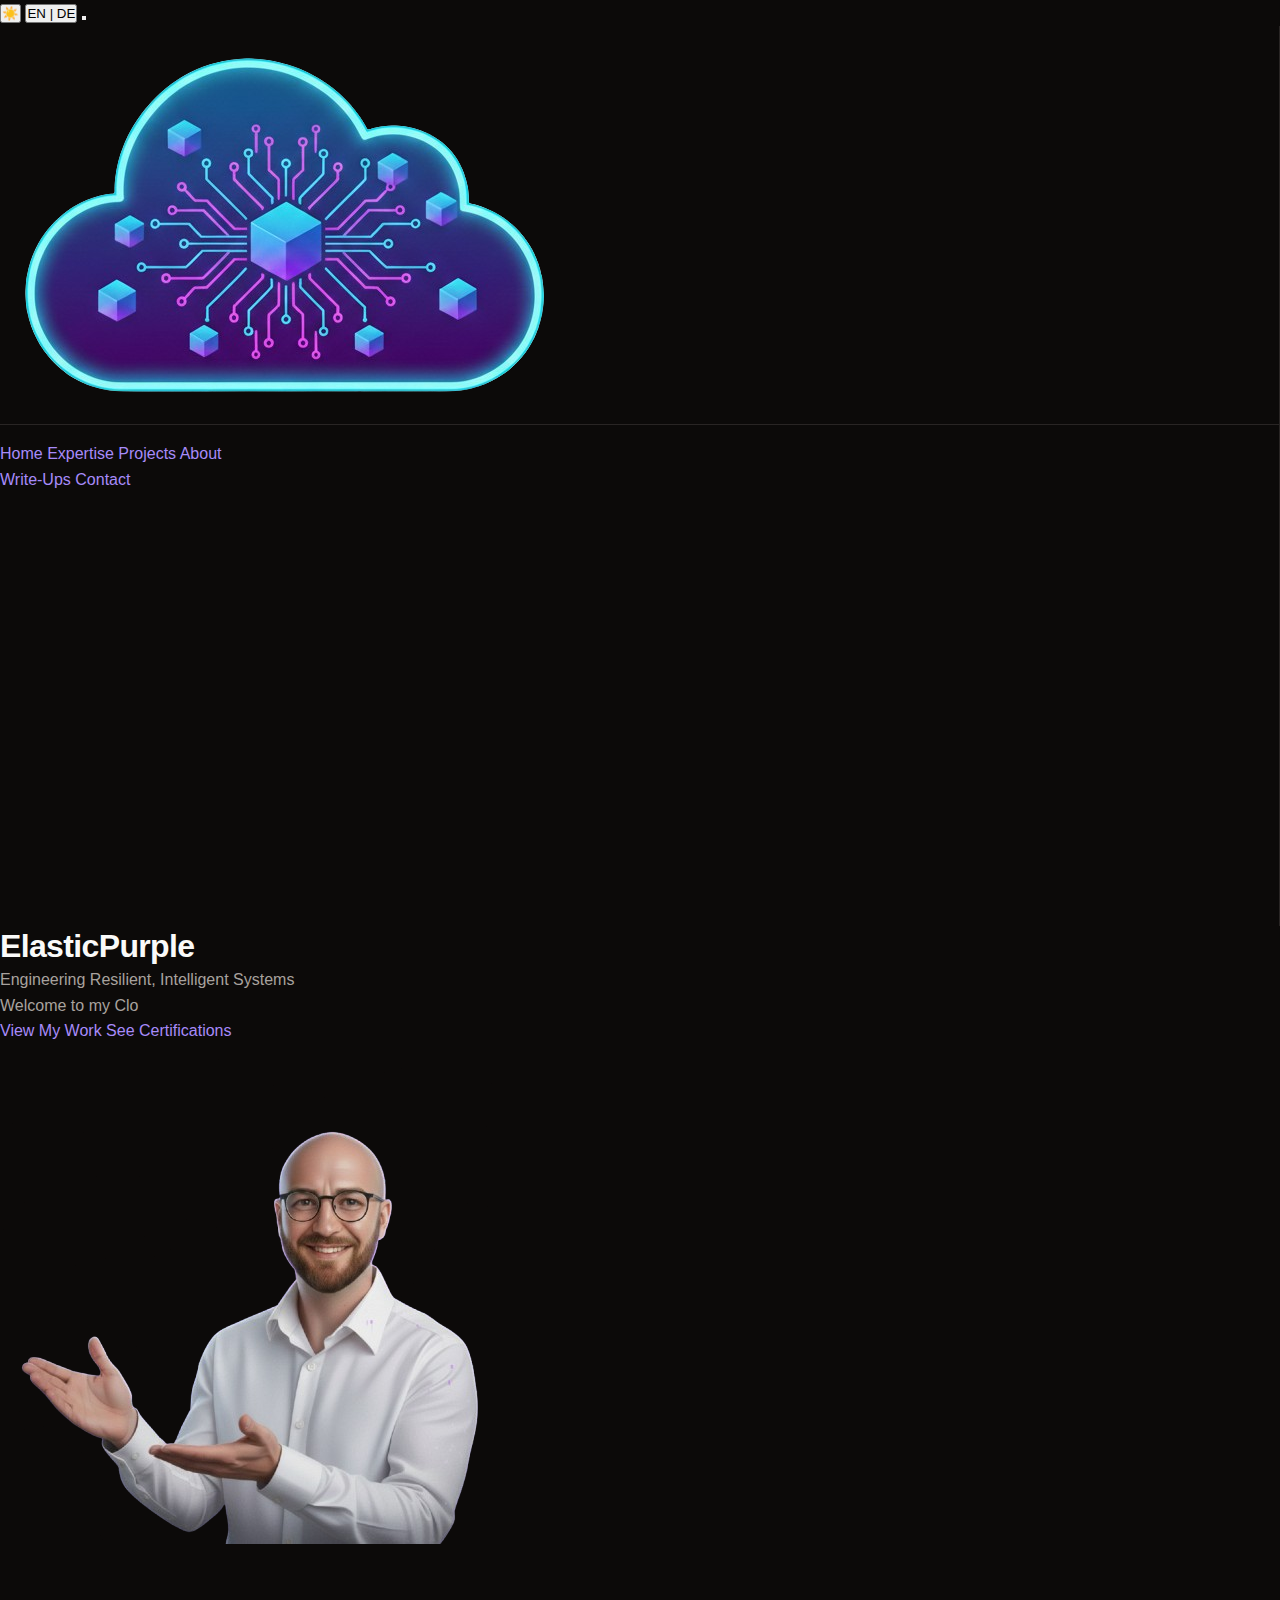
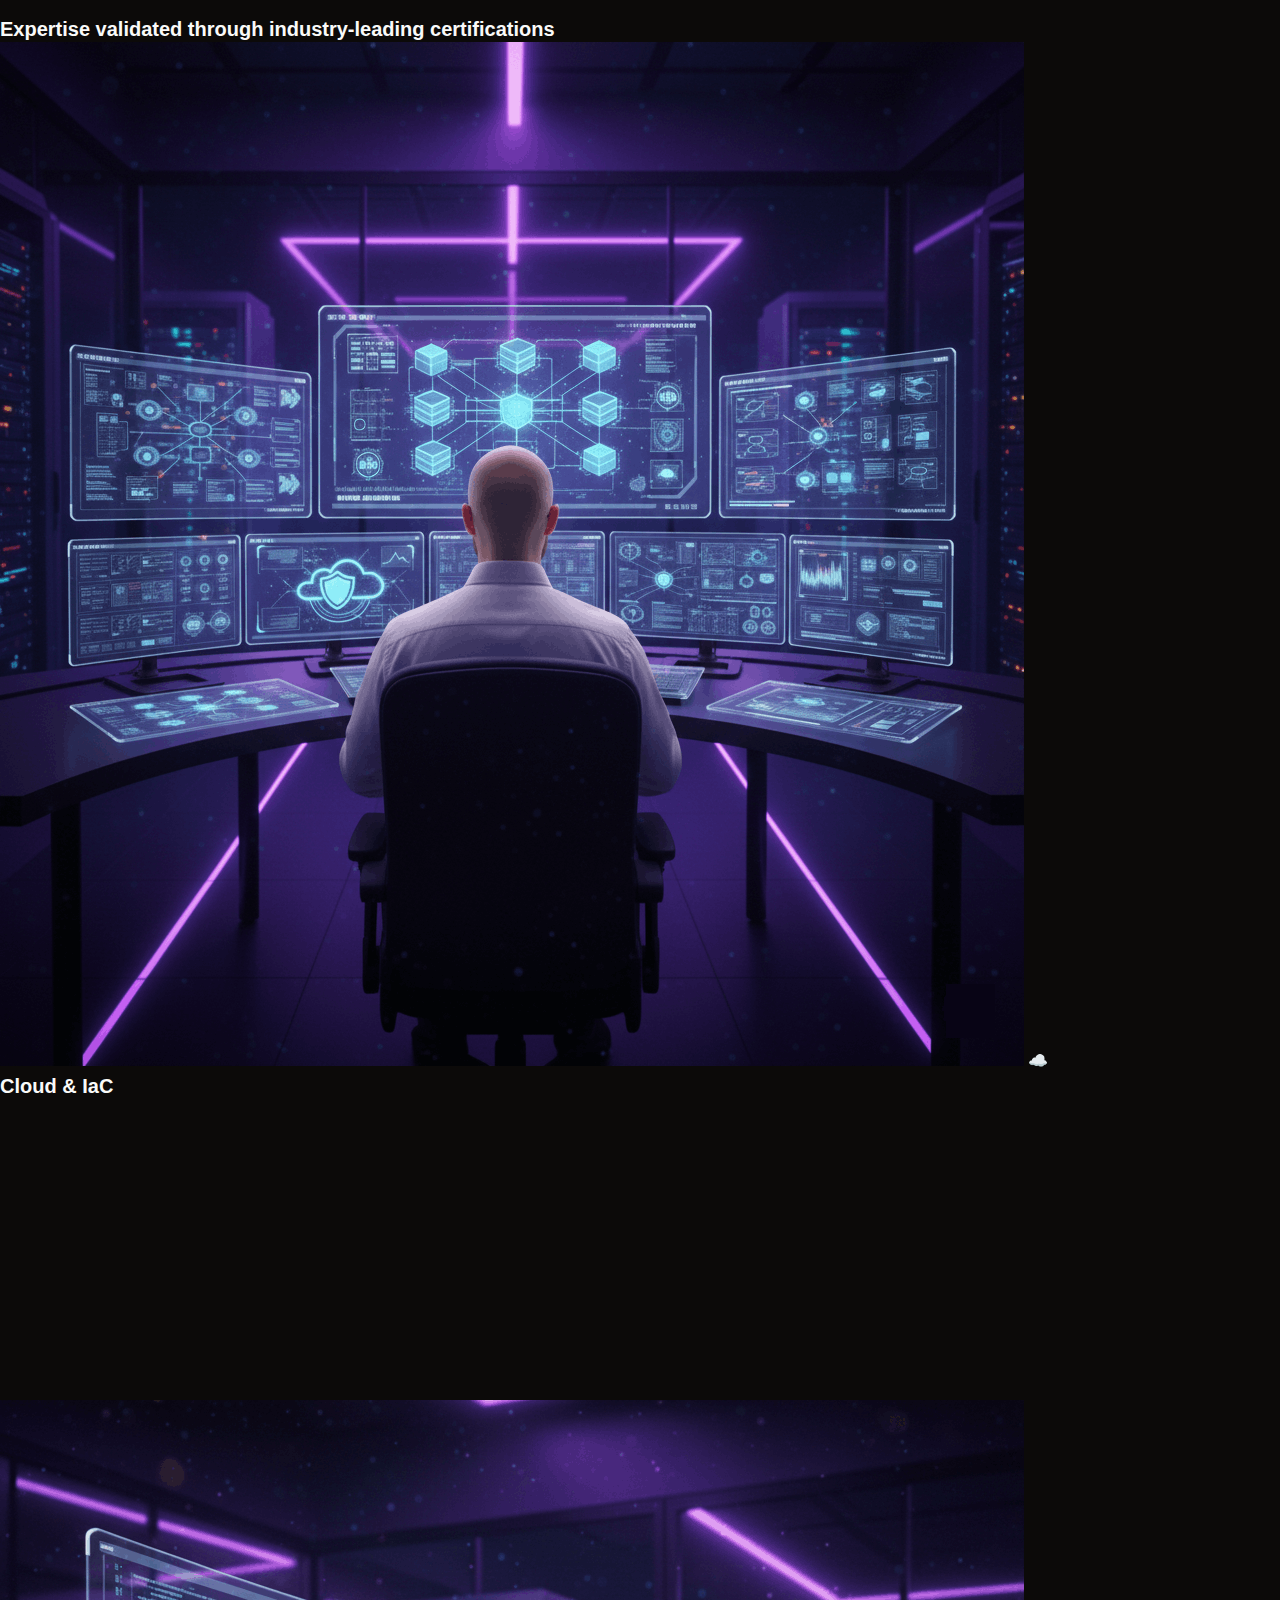
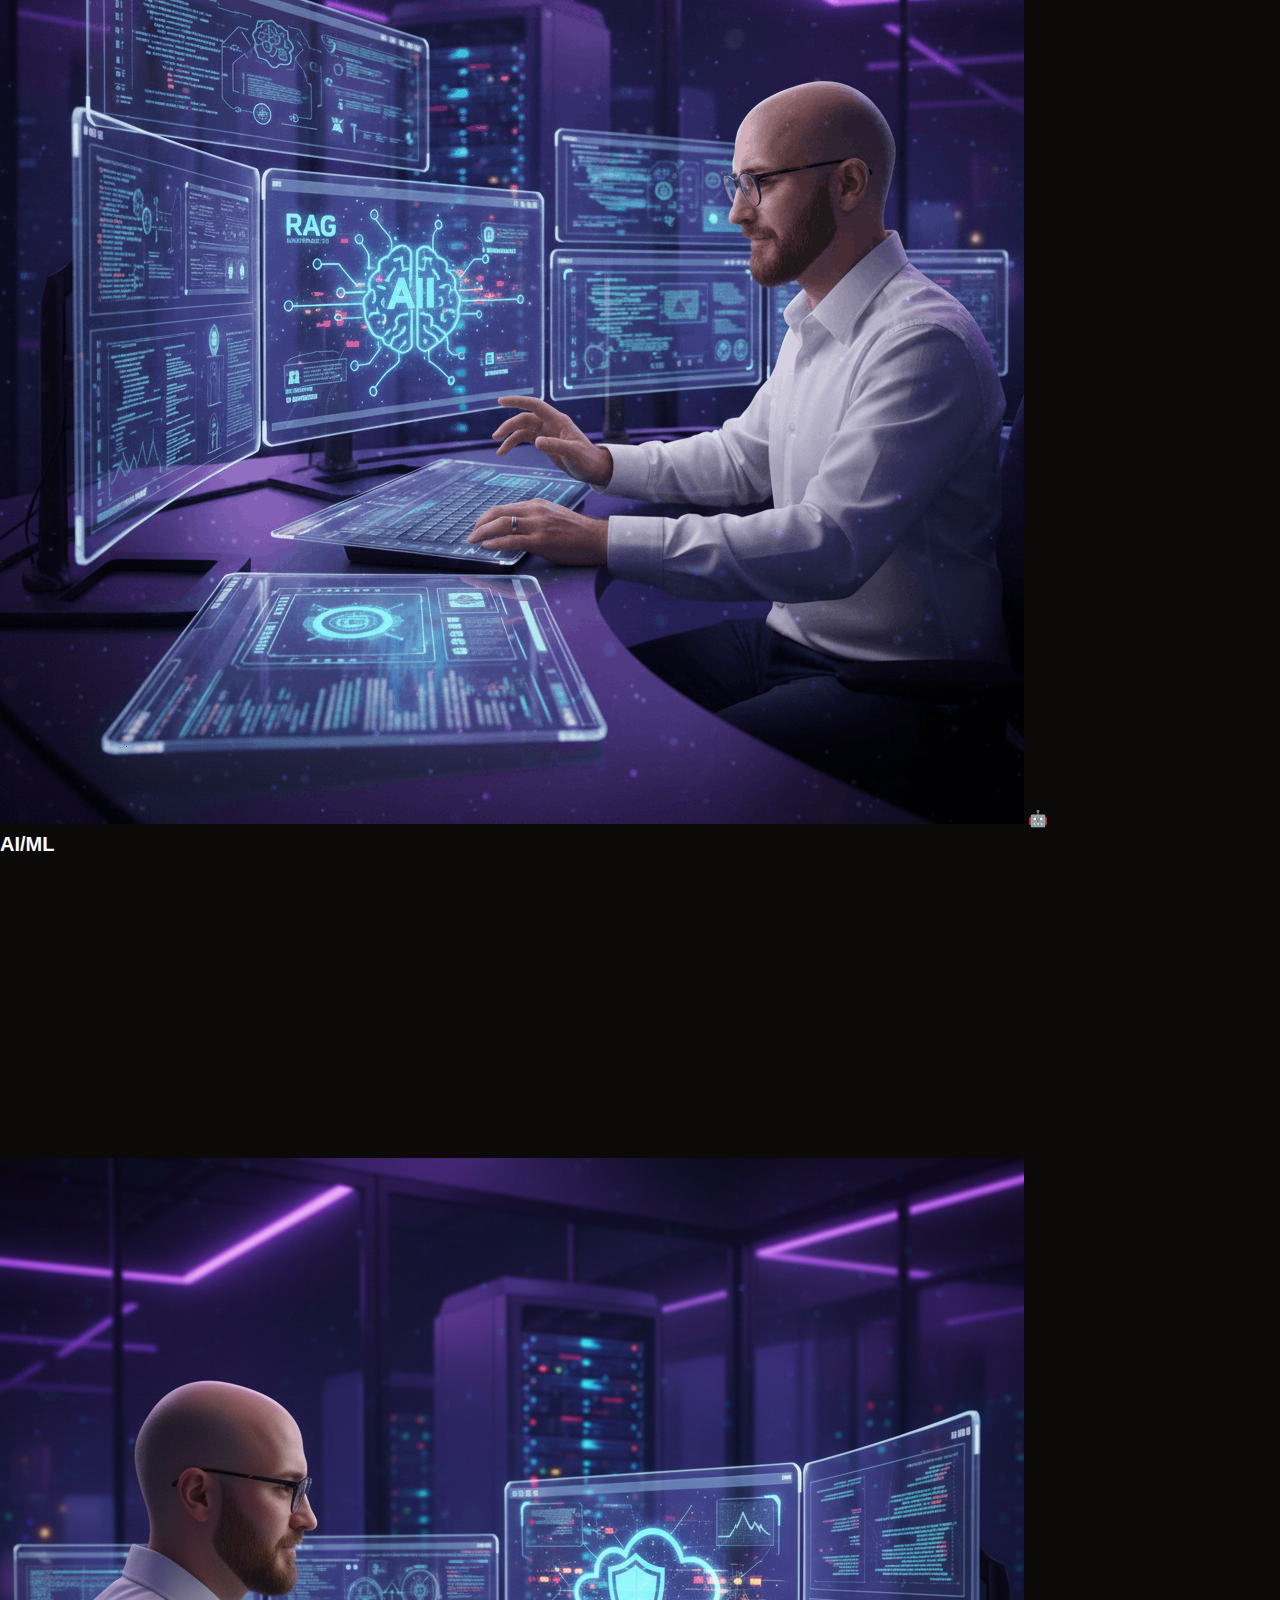
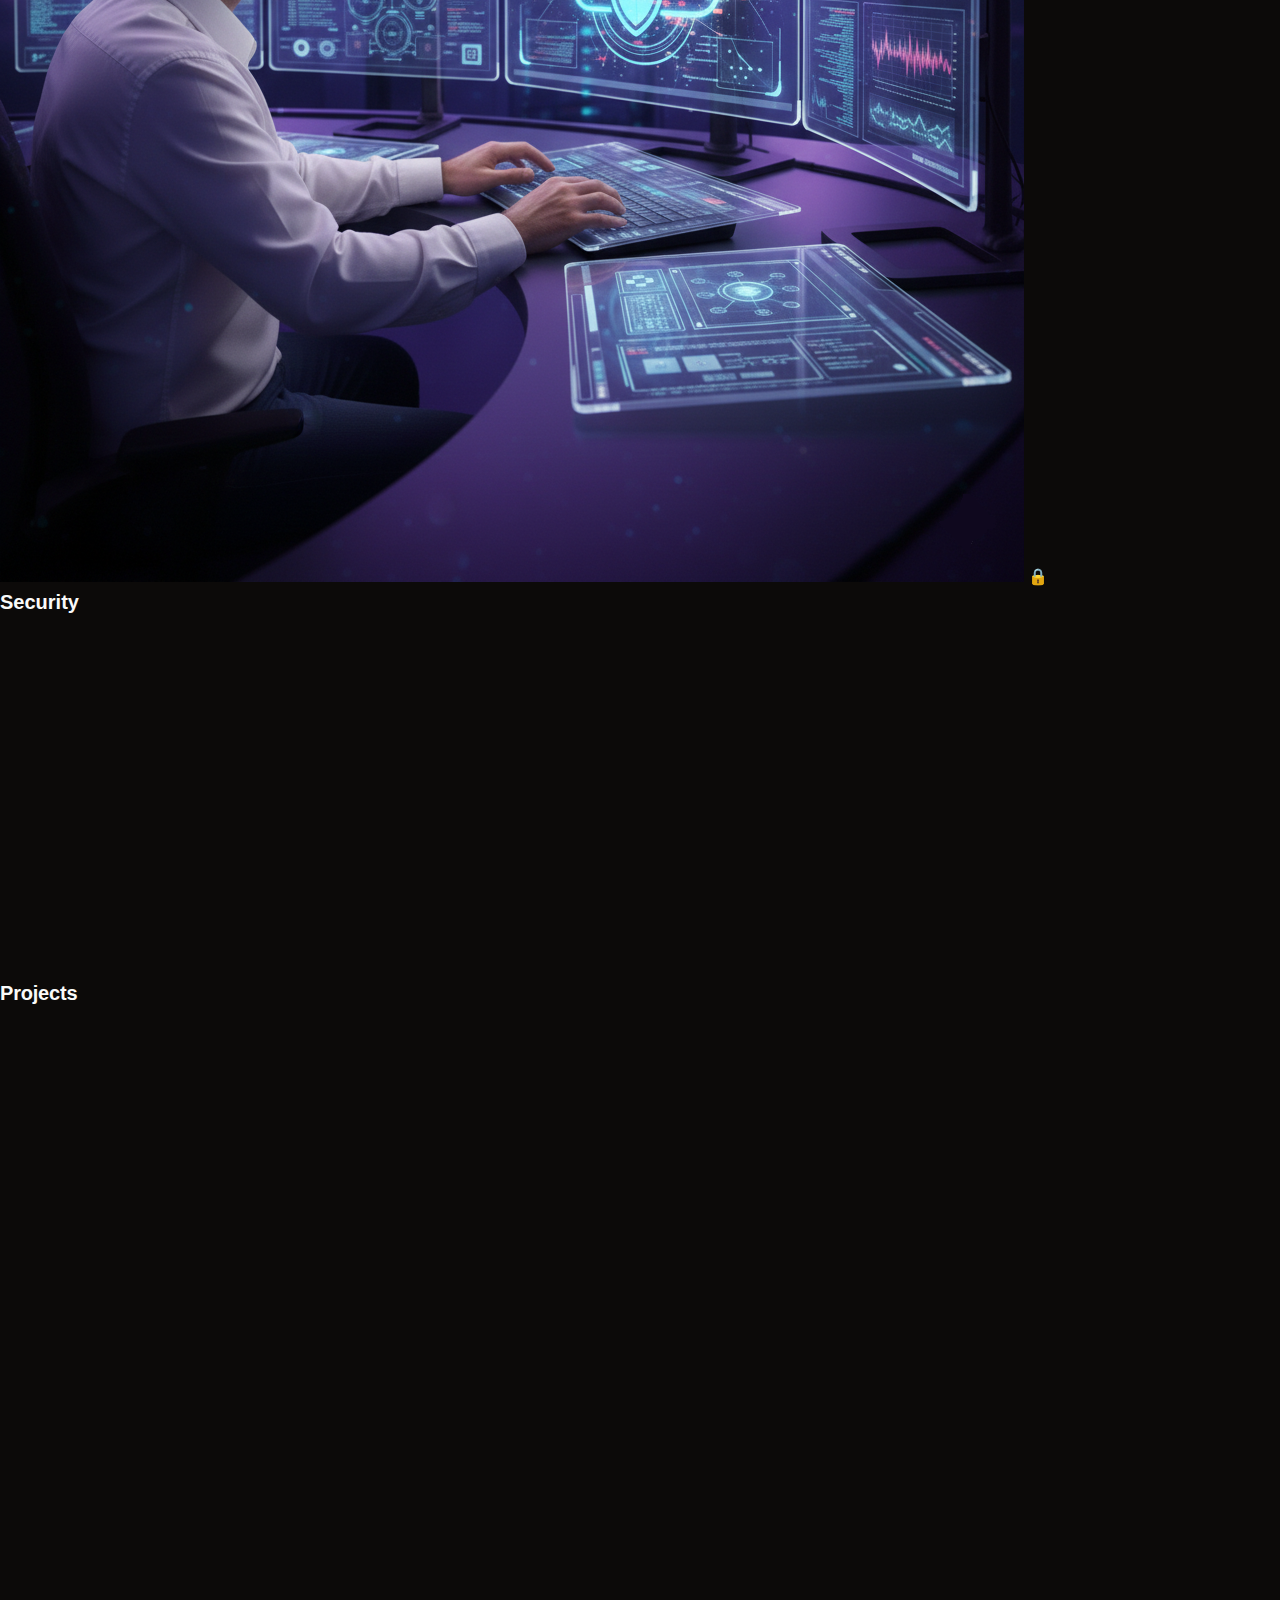
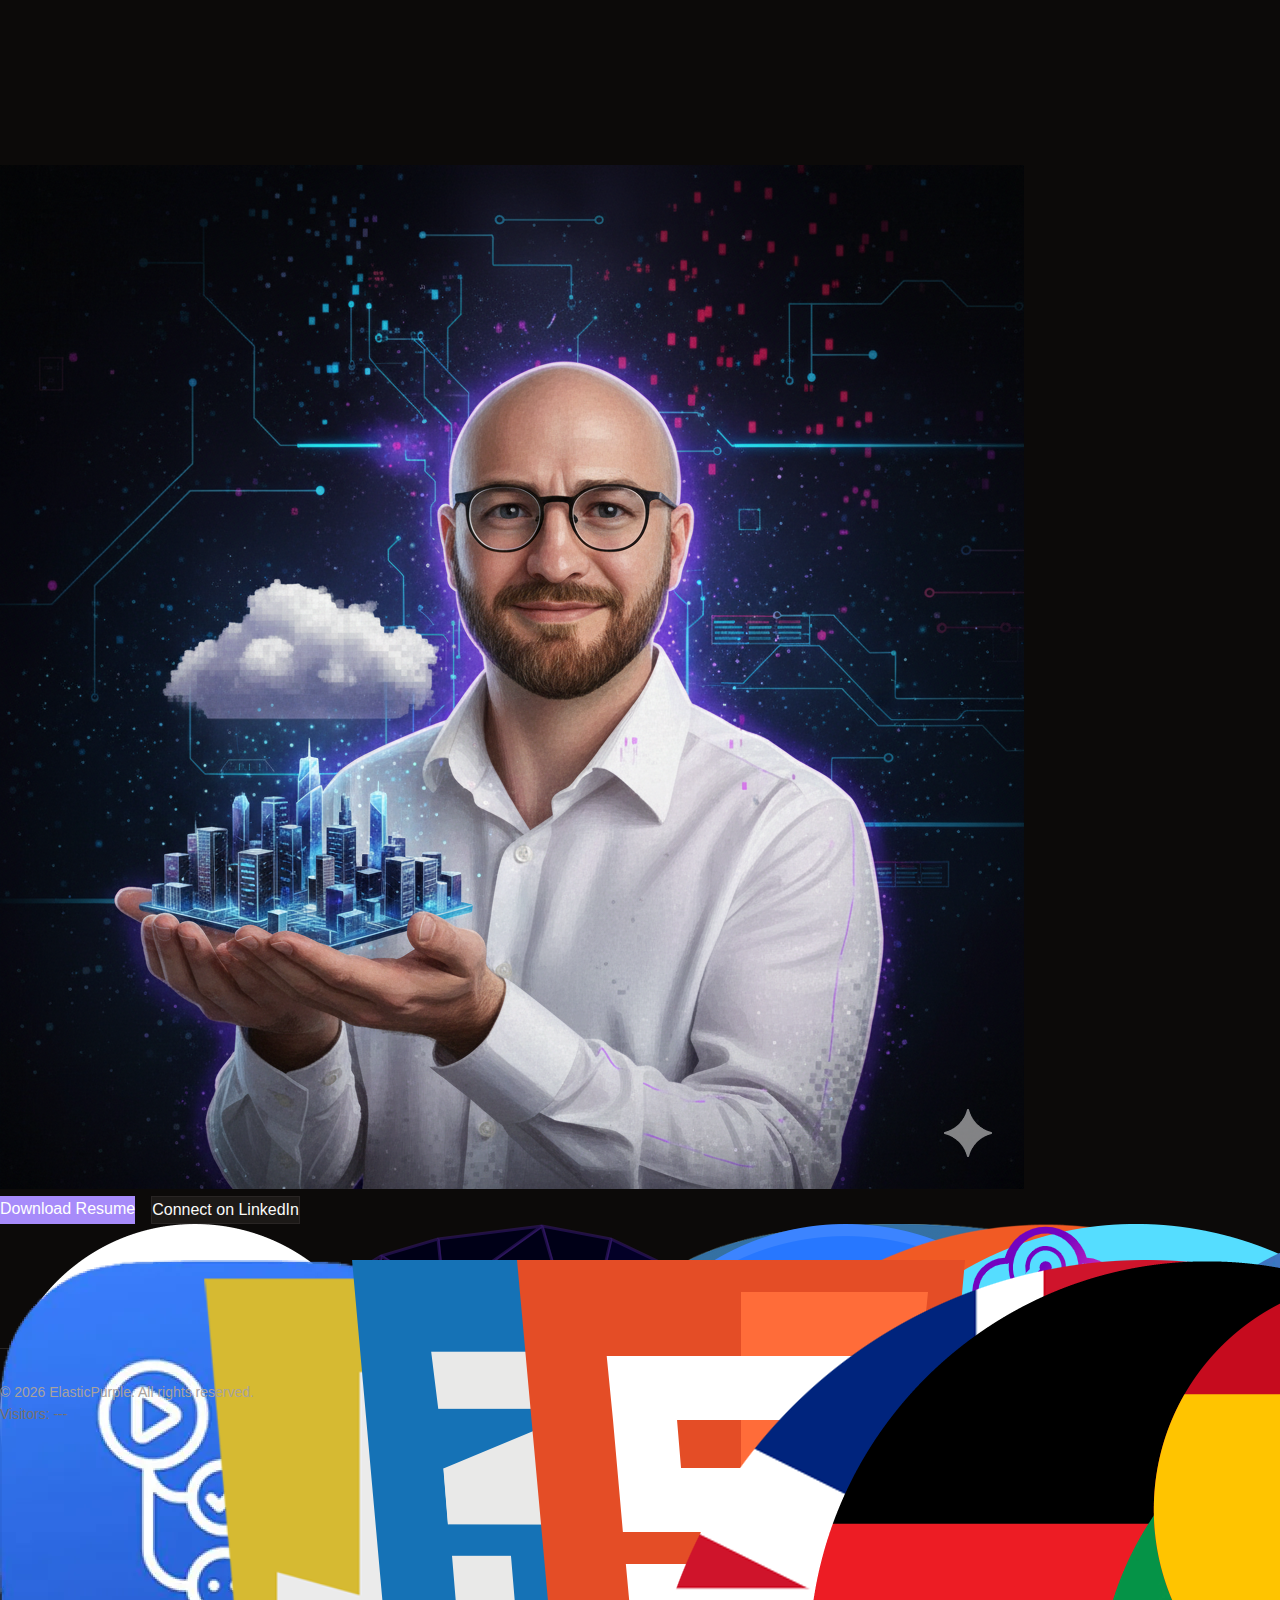
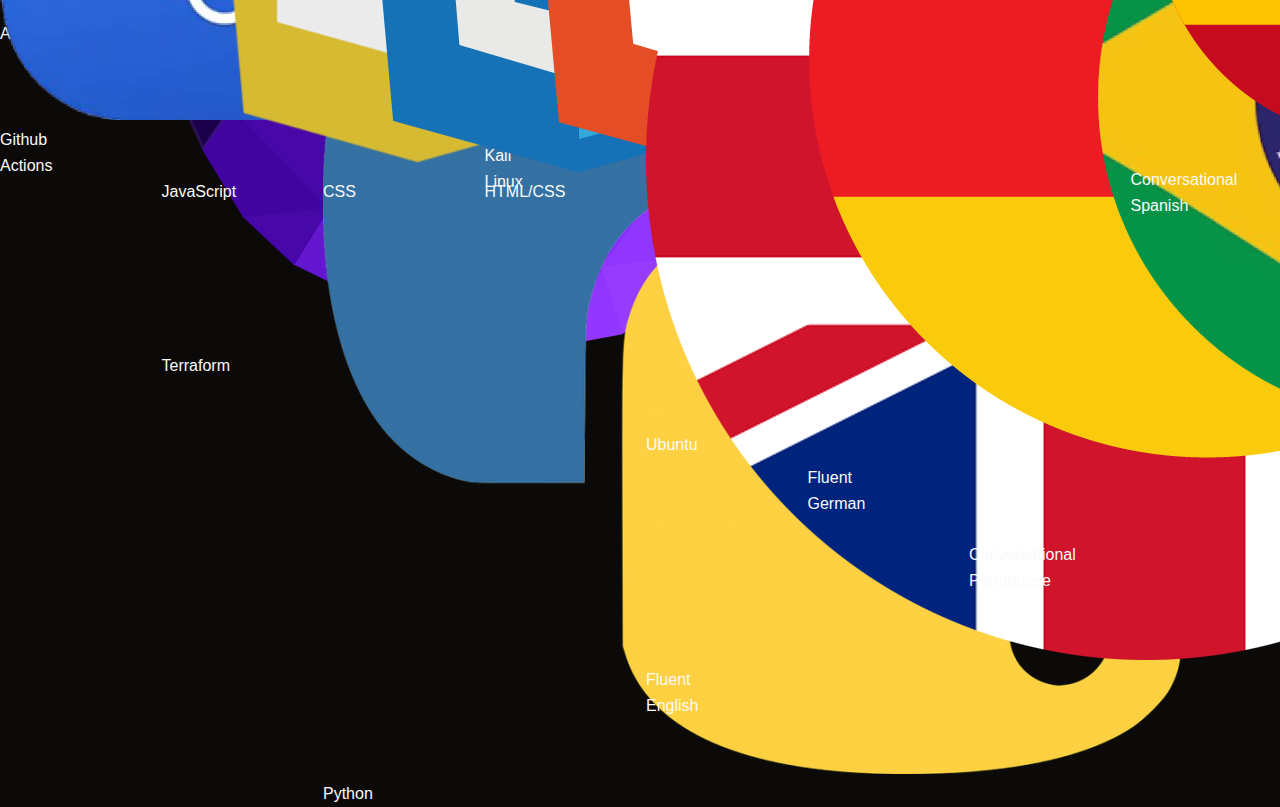
<file: index.html>
<!DOCTYPE html>
<html lang="en" data-theme="dark">

<head>
    <meta charset="UTF-8">
    <meta name="viewport" content="width=device-width, initial-scale=1.0">
    <title>ElasticPurple - Cloud • Security • AI/ML</title>
    <link rel="icon" type="image/png" href="images/favicon.ico">
    <link rel="stylesheet" href="styles.css">
</head>

<body>
    <!-- Theme Toggle -->
    <button class="theme-toggle" onclick="toggleTheme()" aria-label="Toggle theme">
        ☀️
    </button>

    <!-- Language Toggle -->
    <button class="language-toggle" onclick="toggleLanguage()" aria-label="Toggle language">
        <span class="lang-en">EN</span> | <span class="lang-de">DE</span>
    </button>

    <!-- Sidebar Navigation -->
    <button class="hamburger" onclick="toggleSidebar()" aria-label="Toggle menu">
        <span></span>
        <span></span>
        <span></span>
    </button>

    <aside class="sidebar" id="sidebar">
        <div class="sidebar-header">
            <a href="index.html#home">
                <img src="images/cloudlogo.png" alt="ElasticPurple Logo" class="sidebar-logo">
            </a>
        </div>
        <nav class="sidebar-nav">
            <a href="#home" class="nav-item active" data-i18n="navHome">Home</a>
            <a href="#expertise" class="nav-item" data-i18n="navExpertise">Expertise</a>
            <a href="#projects" class="nav-item" data-i18n="navProjects">Projects</a>
            <a href="#about" class="nav-item" data-i18n="navAbout">About</a>
            <div class="nav-separator"></div>
            <a href="write-ups.html" class="nav-item nav-secondary" data-i18n="navWriteUps">Write-Ups</a>
            <a href="https://linkedin.com/in/elasticpurple" class="nav-item nav-secondary" target="_blank"
                rel="noopener noreferrer" data-i18n="navContact">Contact</a>
        </nav>
    </aside>

    <!-- Main Content -->
    <main class="main-content">

        <!-- Hero Section -->
        <section id="home" class="section hero-banner-section">
            <div class="hero-banner-card">
                <h1 class="hero-banner-title" data-i18n="heroTitle">ElasticPurple</h1>
                <p class="hero-banner-tagline" data-i18n="tagline">Engineering Resilient, Intelligent Systems</p>
                <p class="hero-banner-welcome" id="cyclingText">
                    Welcome to my Cloud Portfolio!
                </p>
                <div class="hero-banner-actions">
                    <a href="#projects" class="hero-btn-primary" data-i18n="btnPrimary">View My Work</a>
                    <a href="#expertise" class="hero-btn-secondary" data-i18n="btnSecondary">See Certifications</a>
                </div>
                <div class="hero-banner-image-corner">
                    <img src="images/juwelcome.png" alt="Welcome to ElasticPurple" class="hero-banner-image">
                </div>
            </div>
        </section>

        <div class="section-divider"></div>

        <!-- Expertise/Certifications Section -->
        <section id="expertise" class="section">
            <h4 class="section-title" data-i18n="expertiseTitle">Expertise validated through industry-leading
                certifications</h4>

            <div class="cert-pillars-container">


                <!-- Cloud Pillar -->
                <div class="cert-pillar">
                    <div class="pillar-header">
                        <img src="images/jucloud.png" alt="Cloud" class="pillar-hero-image">
                        <span class="pillar-icon-large">☁️</span>
                        <h3>Cloud & IaC</h3>
                    </div>
                    <div class="cert-column">
                        <!--
                        <div class="cert-item">
                            <h4>AWS Developer Associate</h4>
                            <div class="cert-meta">
                                <span class="cert-badge in-progress">⏳ In Progress</span>
                                <span class="cert-date-small">Feb 2026</span>
                            
                                <div class="cert-provider-small"><a
                                    href="https://aws.amazon.com/certification/certified-developer-associate/"
                                    target="_blank" rel="noopener noreferrer">AWS (DVA-C02) ↗</a></div>
                                <button class="cert-toggle-small" onclick="toggleDescription(this)">+ More</button>
                            </div>
                            <p class="cert-description" style="display: none;">
                                Developing, deploying, and maintaining cloud-native applications on AWS. Covering core
                                AWS services, application security, identity and access management, monitoring, and
                                troubleshooting within distributed systems. Emphasizing CI/CD integration, automation,
                                and operational best practices for production workloads.
                            </p>
                        </div> -->

                        <div class="cert-item">
                            <h4>AWS Solutions Architect Associate</h4>
                            <div class="cert-meta">
                                <span class="cert-badge in-progress">⏳ In Progress</span>
                                <div class="cert-provider-small"><a
                                        href="https://aws.amazon.com/certification/certified-solutions-architect-associate/"
                                        target="_blank" rel="noopener noreferrer">AWS (SAA-C03) ↗</a></div>
                                <button class="cert-toggle-small" onclick="toggleDescription(this)">+ More</button>
                            </div>
                            <p class="cert-description" style="display: none;" data-i18n="certDescSAA">
                                Designing secure, resilient, and cost-efficient cloud architectures. Covers
                                distributed
                                system design, identity and access management, networking, storage, and
                                high-availability patterns. Focuses on architectural best practices, fault
                                tolerance,
                                and aligning technical solutions with business and security requirements.
                            </p>
                        </div>

                        <div class="cert-item">
                            <h4>Terraform Associate</h4>
                            <div class="cert-meta">
                                <span class="cert-badge completed">✓ Completed</span>

                                <div class="cert-provider-small"><a
                                        href="https://www.hashicorp.com/certification/terraform-associate"
                                        target="_blank" rel="noopener noreferrer">HashiCorp (003) ↗</a></div>
                                <button class="cert-toggle-small" onclick="toggleDescription(this)">+ More</button>
                            </div>
                            <p class="cert-description" style="display: none;" data-i18n="certDescTerraform">
                                Automating the provisioning, management, and versioning of cloud infrastructure
                                using
                                Terraform. Covering infrastructure as code principles, state management, modules,
                                and
                                resource orchestration across multiple providers. Focusing on building scalable,
                                reproducible, and maintainable infrastructure while following best practices for
                                collaboration and lifecycle management.
                            </p>
                        </div>

                        <div class="cert-item">
                            <h4>AWS Cloud Practitioner Course</h4>
                            <div class="cert-meta">
                                <span class="cert-badge completed">✓ Completed</span>

                                <div class="cert-provider-small"><a
                                        href="https://www.udemy.com/course/aws-certified-cloud-practitioner-new/?couponCode=CP250105G1"
                                        target="_blank" rel="noopener noreferrer">Udemy - Stephan Maarek ↗</a></div>
                                <button class="cert-toggle-small" onclick="toggleDescription(this)">+ More</button>
                            </div>
                            <p class="cert-description" style="display: none;" data-i18n="certDescCCP">
                                Foundational AWS cloud concepts, core services, security, architecture, pricing
                                models,
                                and basic understanding of cloud deployment and operations.
                            </p>
                        </div>
                    </div>
                </div>

                <!-- AI/ML Pillar -->
                <div class="cert-pillar">
                    <div class="pillar-header">
                        <img src="images/juai.png" alt="AI/ML" class="pillar-hero-image">
                        <span class="pillar-icon-large">🤖</span>
                        <h3>AI/ML</h3>
                    </div>
                    <div class="cert-column">
                        <div class="cert-item">
                            <h4>AWS AI Practitioner</h4>
                            <div class="cert-meta">
                                <span class="cert-badge completed">✓ Completed</span>

                                <div class="cert-provider-small"><a
                                        href="https://aws.amazon.com/certification/certified-ai-practitioner/"
                                        target="_blank" rel="noopener noreferrer">AWS (AIF-C01) ↗</a></div>
                                <button class="cert-toggle-small" onclick="toggleDescription(this)">+ More</button>
                            </div>
                            <p class="cert-description" style="display: none;" data-i18n="certDescAIP">
                                Validates foundational understanding of AI and machine learning concepts on AWS,
                                covering foundational models, generative AI patterns such as retrieval-augmented
                                generation (RAG), and the application of Amazon Bedrock and Amazon SageMaker for
                                building, deploying, and operationalizing AI solutions within the AWS Cloud.
                            </p>
                        </div>

                        <div class="cert-item">
                            <h4>AI Product Manager</h4>
                            <div class="cert-meta">
                                <span class="cert-badge completed">✓ Completed</span>

                                <div class="cert-provider-small"><a
                                        href="https://www.udacity.com/course/ai-product-manager-nanodegree--nd088"
                                        target="_blank" rel="noopener noreferrer">Udacity ↗</a></div>
                                <button class="cert-toggle-small" onclick="toggleDescription(this)">+ More</button>
                            </div>
                            <p class="cert-description" style="display: none;" data-i18n="certDescAIPM">
                                Managing AI-enabled products, defining requirements, building roadmaps, designing
                                datasets, and evaluating model performance with focus on business objectives and
                                ethics.
                            </p>
                        </div>

                        <div class="cert-item">
                            <h4>Predictive Analytics for Business</h4>
                            <div class="cert-meta">
                                <span class="cert-badge completed">✓ Completed</span>

                                <div class="cert-provider-small"><a
                                        href="https://www.udacity.com/course/predictive-analytics-for-business-nanodegree--nd008t"
                                        target="_blank" rel="noopener noreferrer">Udacity ↗</a></div>
                                <button class="cert-toggle-small" onclick="toggleDescription(this)">+ More</button>
                            </div>
                            <p class="cert-description" style="display: none;">
                                Predictive modeling and data analysis including regression, classification,
                                clustering,
                                time-series forecasting, A/B testing, and visualization for actionable insights.
                            </p>
                        </div>
                        <!--
                        <div class="cert-item">
                            <h4>Python Developer</h4>
                            <div class="cert-meta">
                                <span class="cert-badge completed">✓ Completed</span>

                                <div class="cert-provider-small"><a
                                        href="https://www.datacamp.com/tracks/python-programmer" target="_blank"
                                        rel="noopener noreferrer">DataCamp ↗</a></div>
                                <button class="cert-toggle-small" onclick="toggleDescription(this)">+ More</button>
                            </div>
                            <p class="cert-description" style="display: none;">
                                Writing clean, efficient Python code with OOP, data structures, web scraping, API
                                integration, testing with pytest, and version control using Git.
                            </p>
                        </div>-->


                    </div>
                </div>
                <!-- Security Pillar -->
                <div class="cert-pillar">
                    <div class="pillar-header">
                        <img src="images/jusec.png" alt="Security" class="pillar-hero-image">
                        <span class="pillar-icon-large">🔒</span>
                        <h3>Security</h3>
                    </div>
                    <div class="cert-column">
                        <!--
                        <div class="cert-item">
                            <h4>Amazon Cloud Red Team Professional Certificate</h4>
                            <div class="cert-meta">
                                <span class="cert-badge in-progress">⏳ In Progress</span>
                                <div class="cert-provider-small"><a
                                        href="https://bootcamps.pwnedlabs.io/placrtp-bootcamp" target="_blank"
                                        rel="noopener noreferrer">Pwned Labs (ACRTP)</a></div>
                                <button class="cert-toggle-small" onclick="toggleDescription(this)">+ More</button>
                            </div>
                            <p class="cert-description" style="display: none;">
                                24h hands-on exam to exploit an AWS
                                account in a realistic scenario starting from outside of AWS and using several chains of
                                attack.
                            </p>
                        </div>-->

                        <div class="cert-item">
                            <h4>Amazon Cloud Red Team Professional Bootcamp</h4>
                            <div class="cert-meta">
                                <span class="cert-badge completed">✓ Completed</span>
                                <div class="cert-provider-small">
                                    <a href="https://bootcamps.pwnedlabs.io/placrtp-bootcamp" target="_blank"
                                        rel="noopener noreferrer">
                                        Pwned Labs (ACRTP) ↗
                                    </a>
                                </div>

                                <button class="cert-toggle-small" onclick="toggleDescription(this)">+ More</button>
                            </div>
                            <p class="cert-description" style="display: none;" data-i18n="certDescACRTP">
                                Over four weeks of hands-on experience attacking,
                                defending and auditing AWS environments — including simulating breaches, abusing
                                misconfigurations and credentials, lateral movement, I AM exploitations, EC2/Elastic
                                Beanstalk attacks, and also detecting/responding to threats using tools like Splunk, AWS
                                GuardDuty, AWS CloudTrail and AWS Athena.
                            </p>
                        </div>

                        <div class="cert-item">
                            <h4>Junior Penetration Tester</h4>
                            <div class="cert-meta">
                                <span class="cert-badge completed">✓ Completed</span>
                                <div class="cert-provider-small"><a
                                        href="https://ine.com/security/certifications/ejpt-certification"
                                        target="_blank" rel="noopener noreferrer">INE (eJPT) ↗</a></div>
                                <button class="cert-toggle-small" onclick="toggleDescription(this)">+ More</button>
                            </div>
                            <p class="cert-description" style="display: none;" data-i18n="certDescEJPT">
                                Penetration testing skills covering network, web, and application security, including
                                reconnaissance, vulnerability assessment, and exploitation techniques. The INE eJPT exam
                                duration is 48 hours, during which candidates must complete a hands-on, practical
                                penetration testing challenge in which candidates need to gain admin access in a live
                                lab environment.
                            </p>
                        </div>

                        <div class="cert-item">
                            <h4>Certified Information Security Management Principles</h4>
                            <div class="cert-meta">
                                <span class="cert-badge completed">✓ Completed</span>

                                <div class="cert-provider-small"><a
                                        href="https://www.bcs.org/qualifications-and-certifications/certifications-for-professionals/information-security-and-data-protection-certifications/bcs-foundation-certificate-in-information-security-management-principles/"
                                        target="_blank" rel="noopener noreferrer">BCS (CISMP) ↗</a></div>
                                <button class="cert-toggle-small" onclick="toggleDescription(this)">+ More</button>
                            </div>
                            <p class="cert-description" style="display: none;" data-i18n="certDescCISMP">
                                Comprehensive foundation in information security management covering core concepts,
                                information-lifecycle and risk management, governance and compliance, and security
                                frameworks.
                            </p>
                        </div>
                        <!--
                        <div class="cert-item">
                            <h4>Usable Security</h4>
                            <div class="cert-meta">
                                <span class="cert-badge completed">✓ Completed</span>

                                <div class="cert-provider-small"><a
                                        href="https://www.coursera.org/learn/usable-security" target="_blank"
                                        rel="noopener noreferrer">Coursera - University of Maryland ↗</a>
                                </div>
                                <button class="cert-toggle-small" onclick="toggleDescription(this)">+ More</button>
                            </div>
                            <p class="cert-description" style="display: none;">
                                Focuses on designing secure systems with a human-centered approach, applying usability
                                #and interaction design principles to authentication, privacy, and security mechanisms
                                so they are both effective and usable.
                            </p>
                        </div>-->
                    </div>
                </div>
            </div>


        </section>

        <!-- Section Divider -->
        <div class="section-divider"></div>

        <!-- Projects Section -->
        <section id="projects" class="section">
            <h2 class="section-title" data-i18n="projectsTitle">Projects</h2>
            <div class="projects-grid">
                <!-- Project 1 -->
                <div class="project-card">
                    <h3 data-i18n="project1Title">Cloud Resume Challenge</h3>
                    <p class="project-description" data-i18n="project1Desc">
                        A serverless web application demonstrating cloud-native architecture, infrastructure as code,
                        and CI/CD practices. Built with AWS services, featuring automated deployments, monitoring, and a
                        visitor counter backed by DynamoDB.
                    </p>
                    <div class="project-tags">
                        <span class="tag">AWS</span>
                        <span class="tag">Terraform</span>
                        <span class="tag">JavaScript</span>
                        <span class="tag">Python</span>
                        <span class="tag">GitHub Actions</span>
                    </div>
                    <div class="project-links">

                        <a href="crc-article.html" class="project-link"><span
                                data-i18n="linkWriteup">Write-up</span></a>
                        <a href="crc-article.html#repository" class="project-link"><span
                                data-i18n="linkRepository">Repository</span></a>
                    </div>
                </div>

                <!-- Project 2 -->
                <div class="project-card">
                    <h3 data-i18n="project1Title">Cloud Resume Challenge</h3>
                    <p class="project-description" data-i18n="project1Desc">
                        A serverless web application demonstrating cloud-native architecture, infrastructure as code,
                        and CI/CD practices. Built with AWS services, featuring automated deployments, monitoring, and a
                        visitor counter backed by DynamoDB.
                    </p>
                    <div class="project-tags">
                        <span class="tag">AWS</span>
                        <span class="tag">Terraform</span>
                        <span class="tag">JavaScript</span>
                        <span class="tag">Python</span>
                        <span class="tag">GitHub Actions</span>
                    </div>
                    <div class="project-links">

                        <a href="crc-article.html" class="project-link"><span
                                data-i18n="linkWriteup">Write-up</span></a>
                        <a href="crc-article.html#repository" class="project-link"><span
                                data-i18n="linkRepository">Repository</span></a>
                    </div>
                </div>

                <!-- Project 3 -->
                <div class="project-card">
                    <h3 data-i18n="project1Title">Cloud Resume Challenge</h3>
                    <p class="project-description" data-i18n="project1Desc">
                        A serverless web application demonstrating cloud-native architecture, infrastructure as code,
                        and CI/CD practices. Built with AWS services, featuring automated deployments, monitoring, and a
                        visitor counter backed by DynamoDB.
                    </p>
                    <div class="project-tags">
                        <span class="tag">AWS</span>
                        <span class="tag">Terraform</span>
                        <span class="tag">JavaScript</span>
                        <span class="tag">Python</span>
                        <span class="tag">GitHub Actions</span>
                    </div>
                    <div class="project-links">

                        <a href="crc-article.html" class="project-link"><span
                                data-i18n="linkWriteup">Write-up</span></a>
                        <a href="crc-article.html#repository" class="project-link"><span
                                data-i18n="linkRepository">Repository</span></a>
                    </div>
                </div>
            </div>
        </section>

        <!-- Section Divider -->
        <div class="section-divider"></div>

        <!-- About/Contact Section -->
        <section id="about" class="section hero-section">
            <div class="hero-container">
                <div class="hero-avatar">
                    <img src="images/cloudju.png" alt="Andrew - ElasticPurple" class="hero-avatar-image">
                </div>
                <div class="hero-actions">
                    <a href="/files/resume.pdf" class="btn-primary" download data-i18n="btnResume">Download Resume</a>
                    <a href="https://linkedin.com/in/elasticpurple" class="btn-secondary" target="_blank"
                        rel="noopener noreferrer" data-i18n="btnLinkedIn">Connect on LinkedIn</a>
                </div>
            </div>
            <!-- Skills Grid -->
            <div class="skills-section">
                <!-- <h3 class="skills-title">Skills & Technologies</h3> -->
                <div class="skills-grid">
                    <div class="skill-icon">
                        <img src="images/skills/aws.png" alt="AWS" class="skill-icon-img">
                        <div class="skill-name">AWS</div>
                    </div>
                    <div class="skill-icon">
                        <img src="images/skills/terraform1.png" alt="Terraform" class="skill-icon-img">
                        <div class="skill-name">Terraform</div>
                    </div>
                    <div class="skill-icon">
                        <img src="images/skills/python.png" alt="Python" class="skill-icon-img">
                        <div class="skill-name">Python</div>
                    </div>

                    <!-- 
                    <div class="skill-icon">
                        <img src="images/skills/docker1.png" alt="Docker" class="skill-icon-img">
                        <div class="skill-name">Docker</div>
                    </div>
                    <div class="skill-icon">
                        <img src="images/skills/kubernetes.png" alt="Kubernetes" class="skill-icon-img">
                        <div class="skill-name">Kubernetes</div>
                    </div> -->
                    <div class="skill-icon">
                        <img src="images/skills/kali.png" alt="Kali-Linux" class="skill-icon-img">
                        <div class="skill-name">Kali Linux</div>
                    </div>
                    <div class="skill-icon">
                        <img src="images/skills/ubuntu.png" alt="Ubuntu-Linux" class="skill-icon-img">
                        <div class="skill-name">Ubuntu</div>
                    </div>
                    <div class="skill-icon">
                        <img src="images/skills/parrot.png" alt="Parrot OS" class="skill-icon-img">
                        <div class="skill-name">Parrot OS</div>
                    </div>
                    <div class="skill-icon">
                        <img src="images/skills/pwncloudos.png" alt="APIs" class="skill-icon-img">
                        <div class="skill-name">PwnCloudOS</div>
                    </div>

                    <div class="skill-icon">
                        <img src="images/skills/Github.webp" alt="CI/CD" class="skill-icon-img">
                        <div class="skill-name">Github</div>
                    </div>
                    <div class="skill-icon">
                        <img src="images/skills/Github-Actions.webp" alt="CI/CD" class="skill-icon-img">
                        <div class="skill-name">Github Actions</div>
                    </div>
                    <div class="skill-icon">
                        <img src="images/skills/js.png" alt="JavaScript" class="skill-icon-img">
                        <div class="skill-name">JavaScript</div>
                    </div>
                    <div class="skill-icon">
                        <img src="images/skills/css.png" alt="CSS" class="skill-icon-img">
                        <div class="skill-name">CSS</div>
                    </div>
                    <div class="skill-icon">
                        <img src="images/skills/html.png" alt="HTML" class="skill-icon-img">
                        <div class="skill-name">HTML/CSS</div>
                    </div>
                    <div class="skill-icon">
                        <img src="images/skills/british.png" alt="English" class="skill-icon-img">
                        <div class="skill-name" data-i18n="skillEnglish">Fluent<br>English</div>
                    </div>
                    <div class="skill-icon">
                        <img src="images/skills/german.png" alt="German" class="skill-icon-img">
                        <div class="skill-name" data-i18n="skillGerman">Fluent<br>German</div>
                    </div>
                    <div class="skill-icon">
                        <img src="images/skills/portuguese.png" alt="Portuguese" class="skill-icon-img">
                        <div class="skill-name" data-i18n="skillPortuguese">Conversational<br>Portuguese</div>
                    </div>
                    <div class="skill-icon">
                        <img src="images/skills/spanish.png" alt="Spanish" class="skill-icon-img">
                        <div class="skill-name" data-i18n="skillSpanish">Conversational<br>Spanish</div>
                    </div>
                </div>
            </div>
        </section>
    </main>

    <!-- Footer -->
    <footer class="footer">
        <div class="footer-content">
            <p>&copy; 2026 ElasticPurple. All rights reserved.</p>
            <div class="visitor-counter">
                <span class="counter-label">Visitors:</span>
                <span class="counter-value" id="visitorCount">Loading...</span>
            </div>
        </div>
    </footer>

    <script src="script.js"></script>
</body>

</html>
</file>
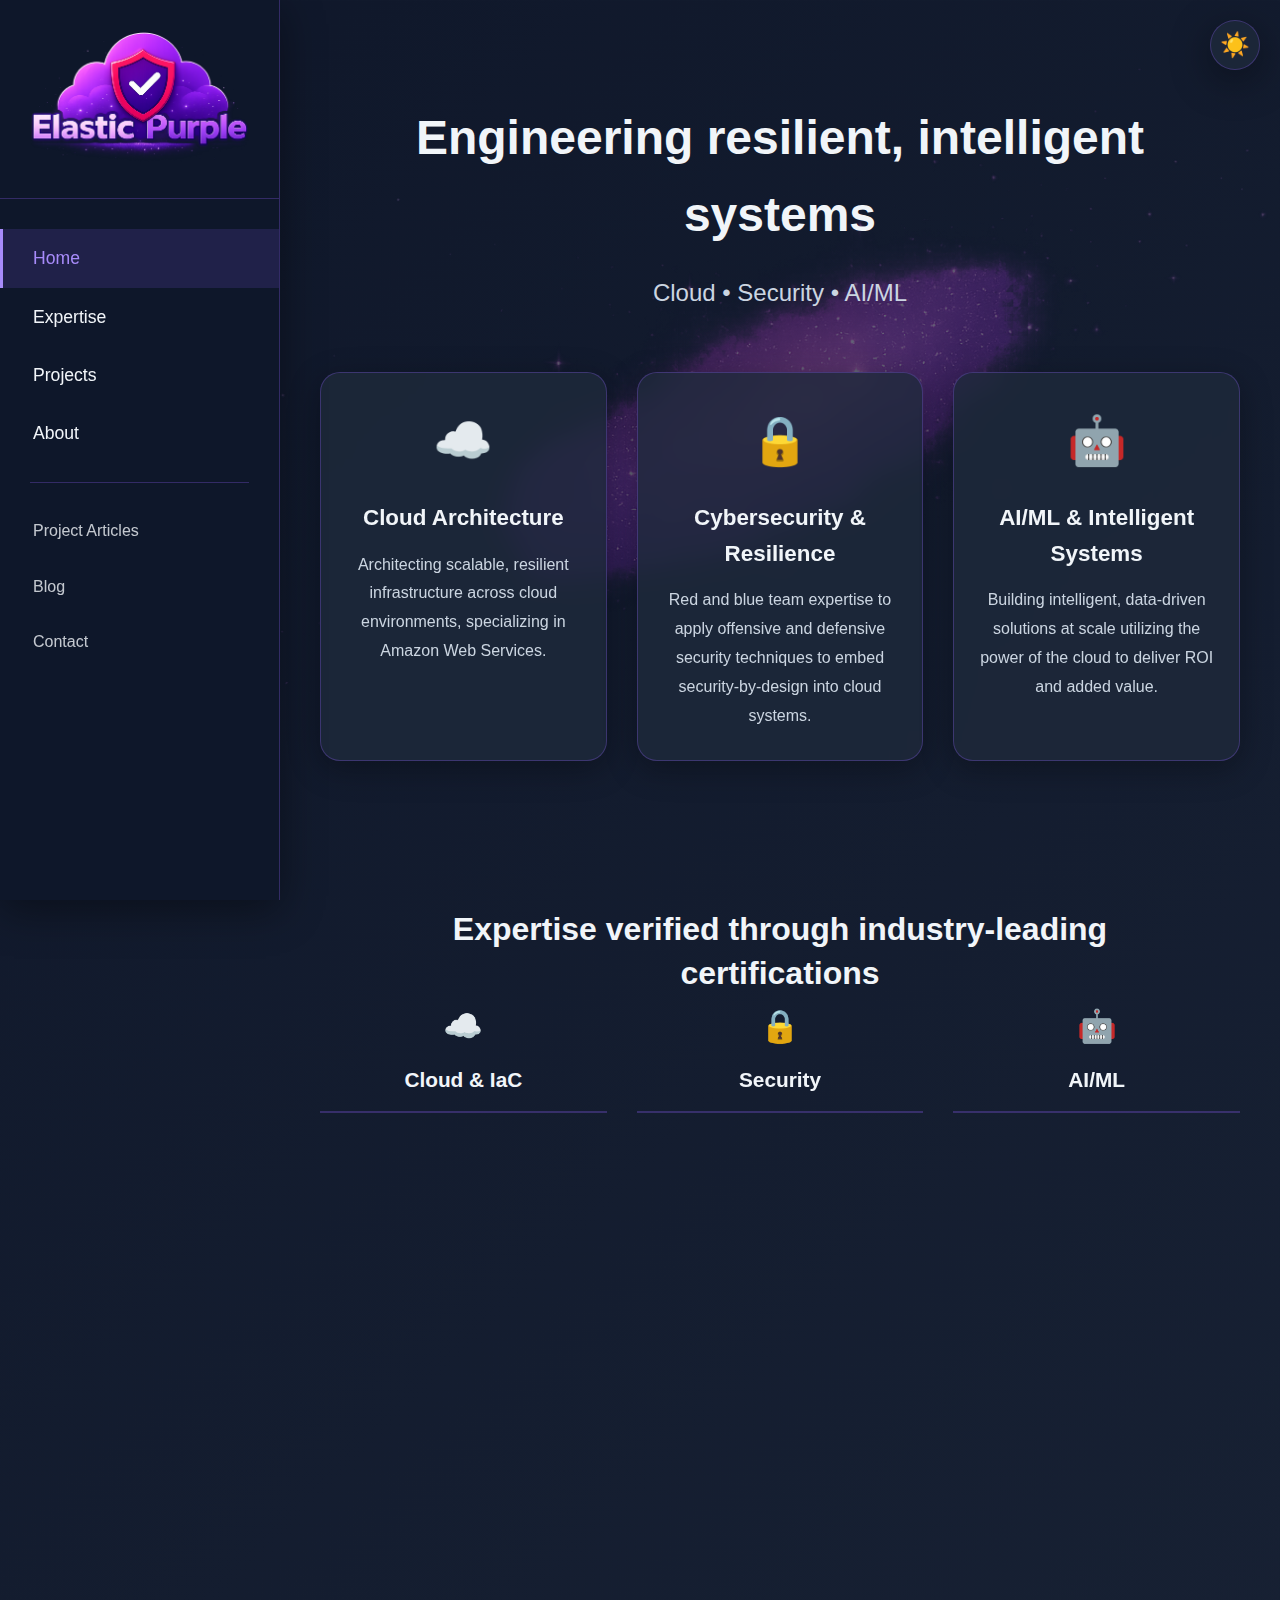
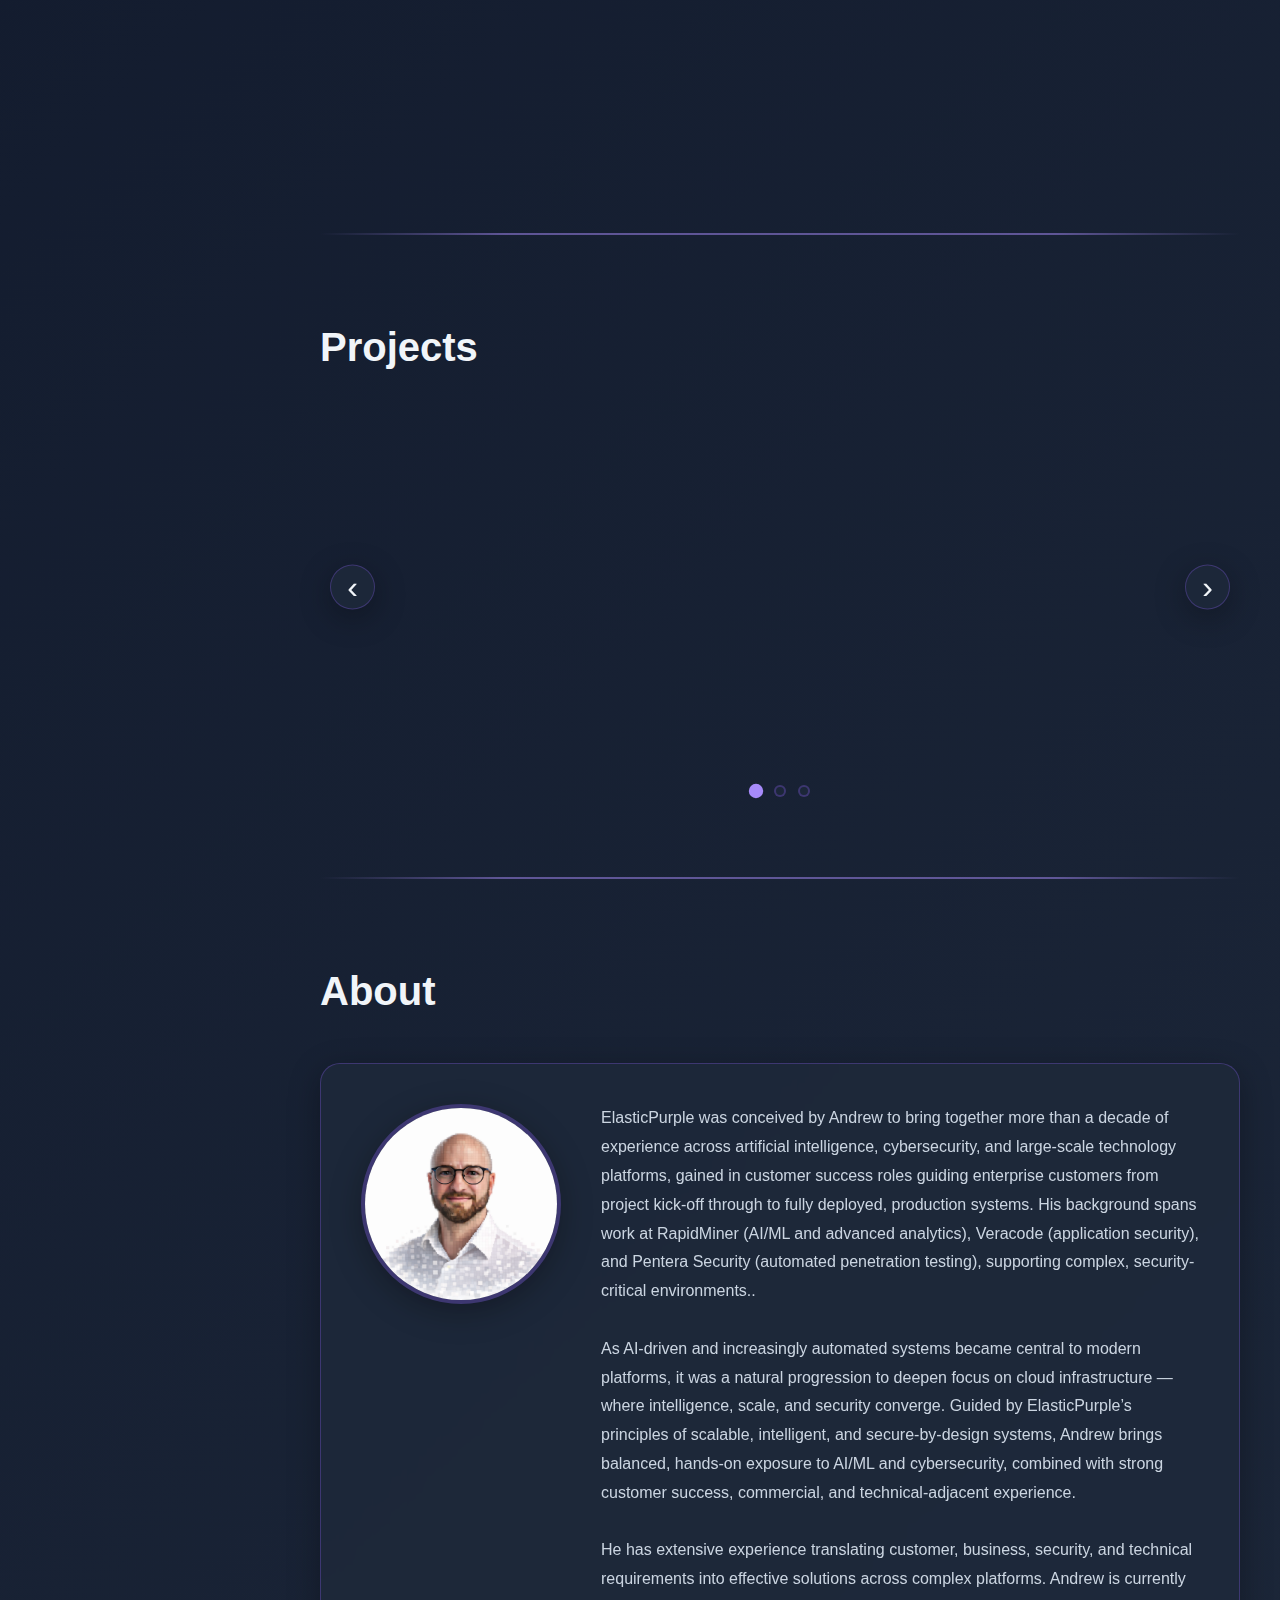
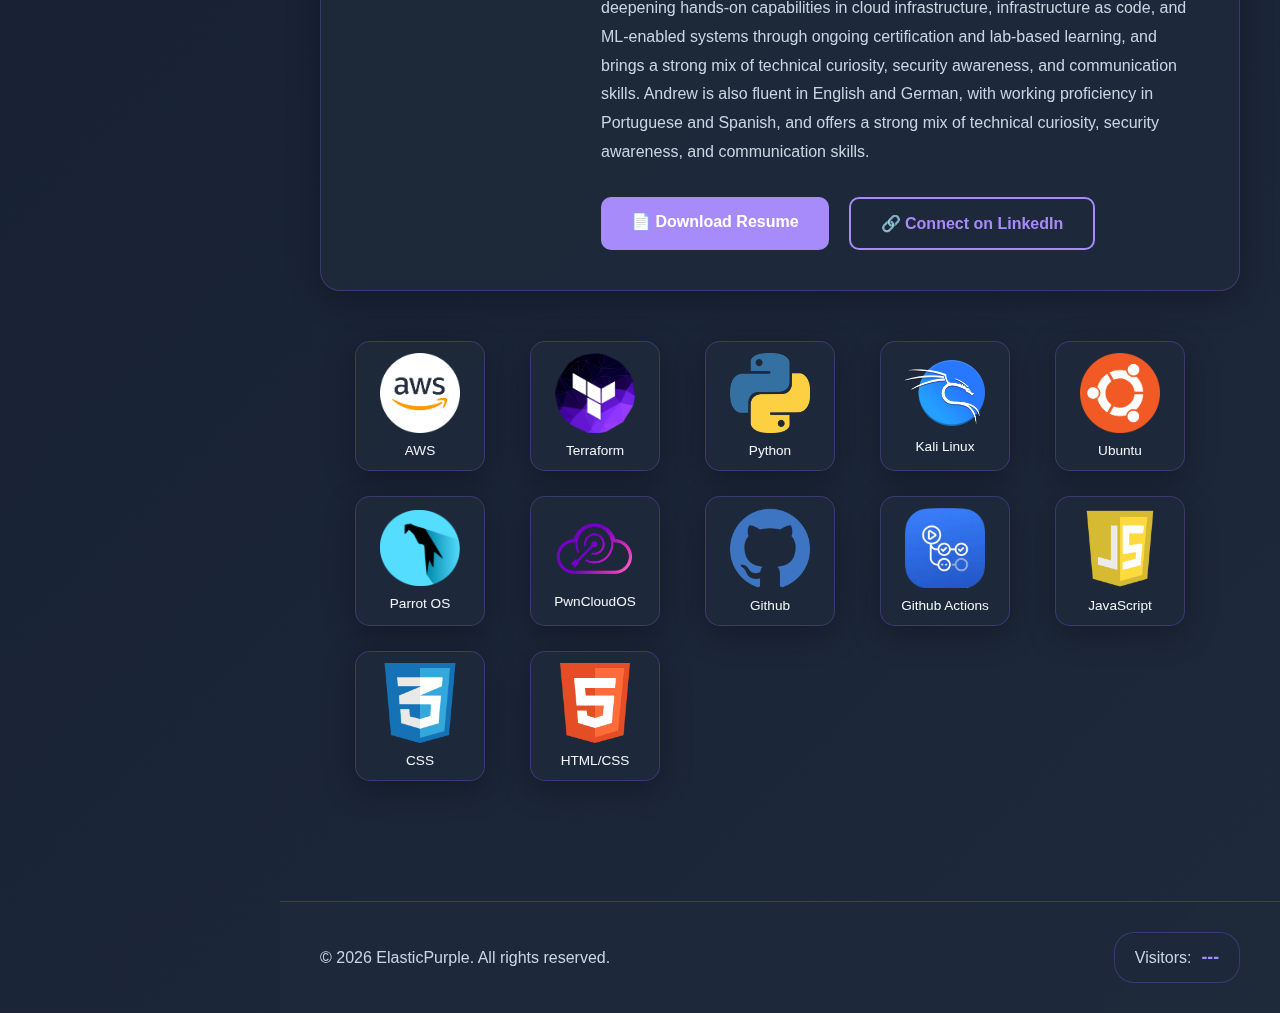
<file: website/index.html>
<!DOCTYPE html>
<html lang="en" data-theme="dark">

<head>
    <meta charset="UTF-8">
    <meta name="viewport" content="width=device-width, initial-scale=1.0">
    <title>ElasticPurple - Cloud • Security • AI/ML</title>
    <link rel="icon" type="image/png" href="images/favicon.ico">
    <link rel="stylesheet" href="styles.css">
</head>

<body>
    <!-- Theme Toggle -->
    <button class="theme-toggle" onclick="toggleTheme()" aria-label="Toggle theme">
        ☀️
    </button>

    <!-- Sidebar Navigation -->
    <button class="hamburger" onclick="toggleSidebar()" aria-label="Toggle menu">
        <span></span>
        <span></span>
        <span></span>
    </button>

    <aside class="sidebar" id="sidebar">
        <div class="sidebar-header">
            <img src="images/ep_sparkles_slim.png" alt="ElasticPurple Logo" class="sidebar-logo">
        </div>
        <nav class="sidebar-nav">
            <a href="#home" class="nav-item active">Home</a>
            <a href="#expertise" class="nav-item">Expertise</a>
            <a href="#projects" class="nav-item">Projects</a>
            <a href="#about" class="nav-item">About</a>
            <div class="nav-separator"></div>
            <a href="#project-articles" class="nav-item nav-secondary">Project Articles</a>
            <a href="#blog" class="nav-item nav-secondary">Blog</a>
            <a href="https://linkedin.com/in/yourprofile" class="nav-item nav-secondary" target="_blank"
                rel="noopener noreferrer">Contact</a>
        </nav>
    </aside>

    <!-- Main Content -->
    <main class="main-content">
        <!-- Home Section -->
        <section id="home" class="section">
            <div class="hero">
                <h2 class="hero-title">Engineering resilient, intelligent systems</h2>
                <p class="hero-subtitle">Cloud • Security • AI/ML</p>

                <div class="pillars-grid">
                    <div class="pillar-card">
                        <div class="pillar-icon">☁️</div>
                        <h3>Cloud Architecture</h3>
                        <p>Architecting scalable, resilient infrastructure across cloud environments, specializing in
                            Amazon Web Services.</p>
                    </div>
                    <div class="pillar-card">
                        <div class="pillar-icon">🔒</div>
                        <h3>Cybersecurity & Resilience</h3>
                        <p>Red and blue team expertise to apply offensive and defensive security techniques to embed
                            security-by-design into cloud systems.</p>
                    </div>
                    <div class="pillar-card">
                        <div class="pillar-icon">🤖</div>
                        <h3>AI/ML & Intelligent Systems</h3>
                        <p>Building intelligent, data-driven solutions at scale utilizing the power of the cloud to
                            deliver ROI and added value.</p>
                    </div>
                </div>
            </div>
        </section>

        <!-- Spacing Buffer with Title -->
        <div class="section-spacer">
            <h2 class="expertise-transition-title">Expertise verified through industry-leading certifications</h2>
        </div>

        <!-- Expertise/Certifications Section -->
        <section id="expertise" class="section">
            <div class="cert-pillars-container">
                <!-- Cloud Pillar -->
                <div class="cert-pillar">
                    <div class="pillar-header">
                        <span class="pillar-icon-large">☁️</span>
                        <h3>Cloud & IaC</h3>
                    </div>
                    <div class="cert-column">
                        <div class="cert-item">
                            <h4>AWS Developer Associate</h4>
                            <div class="cert-meta">
                                <span class="cert-badge in-progress">⏳ In Progress</span>
                                <span class="cert-date-small">Feb 2026</span>
                            </div>
                            <div class="cert-provider-small"><a
                                    href="https://aws.amazon.com/certification/certified-developer-associate/"
                                    target="_blank" rel="noopener noreferrer">AWS (DVA-C02)</a></div>
                            <button class="cert-toggle-small" onclick="toggleDescription(this)">+ More</button>
                            <p class="cert-description" style="display: none;">
                                Developing, deploying, and maintaining cloud-native applications on AWS. Covering core
                                AWS services, application security, identity and access management, monitoring, and
                                troubleshooting within distributed systems. Emphasizing CI/CD integration, automation,
                                and operational best practices for production workloads.
                            </p>
                        </div>

                        <div class="cert-item">
                            <h4>AWS Solutions Architect Associate</h4>
                            <div class="cert-meta">
                                <span class="cert-badge in-progress">⏳ In Progress</span>
                                <span class="cert-date-small">Feb 2026</span>
                            </div>
                            <div class="cert-provider-small"><a
                                    href="https://aws.amazon.com/certification/certified-solutions-architect-associate/"
                                    target="_blank" rel="noopener noreferrer">AWS (SAA-C03)</a></div>
                            <button class="cert-toggle-small" onclick="toggleDescription(this)">+ More</button>
                            <p class="cert-description" style="display: none;">
                                Designing secure, resilient, and cost-efficient cloud architectures. Covers distributed
                                system design, identity and access management, networking, storage, and
                                high-availability patterns. Focuses on architectural best practices, fault tolerance,
                                and aligning technical solutions with business and security requirements.
                            </p>
                        </div>

                        <div class="cert-item">
                            <h4>Terraform Associate</h4>
                            <div class="cert-meta">
                                <span class="cert-badge completed">✓ Completed</span>
                            </div>
                            <div class="cert-provider-small"><a
                                    href="https://www.hashicorp.com/certification/terraform-associate" target="_blank"
                                    rel="noopener noreferrer">HashiCorp (003)</a></div>
                            <button class="cert-toggle-small" onclick="toggleDescription(this)">+ More</button>
                            <p class="cert-description" style="display: none;">
                                Automating the provisioning, management, and versioning of cloud infrastructure using
                                Terraform. Covering infrastructure as code principles, state management, modules, and
                                resource orchestration across multiple providers. Focusing on building scalable,
                                reproducible, and maintainable infrastructure while following best practices for
                                collaboration and lifecycle management.
                            </p>
                        </div>

                        <div class="cert-item">
                            <h4>AWS Cloud Practitioner Course</h4>
                            <div class="cert-meta">
                                <span class="cert-badge completed">✓ Completed</span>
                            </div>
                            <div class="cert-provider-small"><a
                                    href="https://www.udemy.com/course/aws-certified-cloud-practitioner-new/?couponCode=CP250105G1"
                                    target="_blank" rel="noopener noreferrer">Udemy - Stephan Maarek</a></div>
                            <button class="cert-toggle-small" onclick="toggleDescription(this)">+ More</button>
                            <p class="cert-description" style="display: none;">
                                Foundational AWS cloud concepts, core services, security, architecture, pricing models,
                                and basic understanding of cloud deployment and operations.
                            </p>
                        </div>
                    </div>
                </div>

                <!-- Security Pillar -->
                <div class="cert-pillar">
                    <div class="pillar-header">
                        <span class="pillar-icon-large">🔒</span>
                        <h3>Security</h3>
                    </div>
                    <div class="cert-column">
                        <div class="cert-item">
                            <h4>Amazon Cloud Red Team Professional</h4>
                            <div class="cert-meta">
                                <span class="cert-badge in-progress">⏳ In Progress</span>
                                <span class="cert-date-small">Feb 2026</span>
                            </div>
                            <div class="cert-provider-small"><a href="https://bootcamps.pwnedlabs.io/placrtp-bootcamp"
                                    target="_blank" rel="noopener noreferrer">Pwned Labs (ACRTP)</a></div>
                            <button class="cert-toggle-small" onclick="toggleDescription(this)">+ More</button>
                            <p class="cert-description" style="display: none;">
                                Red- and blue-team cloud security bootcamp & final 24h hands-on exam to exploit an AWS
                                account in a realistic scenario: over four weeks of hands-on experience attacking,
                                defending and auditing AWS environments — including simulating breaches, abusing
                                misconfigurations and credentials, lateral movement, I AM exploitations, EC2/Elastic
                                Beanstalk attacks, and also detecting/responding to threats using tools like Splunk, AWS
                                GuardDuty, AWS CloudTrail and AWS Athena.
                            </p>
                        </div>

                        <div class="cert-item">
                            <h4>Junior Penetration Tester</h4>
                            <div class="cert-meta">
                                <span class="cert-badge completed">✓ Completed</span>
                            </div>
                            <div class="cert-provider-small"><a
                                    href="https://ine.com/security/certifications/ejpt-certification" target="_blank"
                                    rel="noopener noreferrer">INE (eJPT)</a></div>
                            <button class="cert-toggle-small" onclick="toggleDescription(this)">+ More</button>
                            <p class="cert-description" style="display: none;">
                                Penetration testing skills covering network, web, and application security, including
                                reconnaissance, vulnerability assessment, and exploitation techniques. The INE eJPT exam
                                duration is 48 hours, during which candidates must complete a hands-on, practical
                                penetration testing challenge in which candidates need to gain admin access in a live
                                lab environment.
                            </p>
                        </div>

                        <div class="cert-item">
                            <h4>Certified Information Security Management Principles</h4>
                            <div class="cert-meta">
                                <span class="cert-badge completed">✓ Completed</span>
                            </div>
                            <div class="cert-provider-small"><a
                                    href="https://www.bcs.org/qualifications-and-certifications/certifications-for-professionals/information-security-and-data-protection-certifications/bcs-foundation-certificate-in-information-security-management-principles/"
                                    target="_blank" rel="noopener noreferrer">BCS (CISMP)</a></div>
                            <button class="cert-toggle-small" onclick="toggleDescription(this)">+ More</button>
                            <p class="cert-description" style="display: none;">
                                Comprehensive foundation in information security management covering core concepts,
                                information-lifecycle and risk management, governance and compliance, and security
                                frameworks.
                            </p>
                        </div>

                        <div class="cert-item">
                            <h4>Usable Security</h4>
                            <div class="cert-meta">
                                <span class="cert-badge completed">✓ Completed</span>
                            </div>
                            <div class="cert-provider-small"><a href="https://www.coursera.org/learn/usable-security"
                                    target="_blank" rel="noopener noreferrer">Coursera - University of Maryland</a>
                            </div>
                            <button class="cert-toggle-small" onclick="toggleDescription(this)">+ More</button>
                            <p class="cert-description" style="display: none;">
                                Focuses on designing secure systems with a human-centered approach, applying usability
                                #and interaction design principles to authentication, privacy, and security mechanisms
                                so they are both effective and usable.
                            </p>
                        </div>
                    </div>
                </div>

                <!-- AI/ML Pillar -->
                <div class="cert-pillar">
                    <div class="pillar-header">
                        <span class="pillar-icon-large">🤖</span>
                        <h3>AI/ML</h3>
                    </div>
                    <div class="cert-column">
                        <div class="cert-item">
                            <h4>AWS ML Engineer Associate</h4>
                            <div class="cert-meta">
                                <span class="cert-badge in-progress">⏳ In Progress</span>
                                <span class="cert-date-small">Mar 2026</span>
                            </div>
                            <div class="cert-provider-small"><a
                                    href="https://aws.amazon.com/certification/certified-machine-learning-engineer-associate/"
                                    target="_blank" rel="noopener noreferrer">AWS (MLA-C01)</a></div>
                            <button class="cert-toggle-small" onclick="toggleDescription(this)">+ More</button>
                            <p class="cert-description" style="display: none;">
                                Validates the ability to design, build, deploy, and monitor machine learning solutions
                                on AWS, covering data preparation, feature engineering, model training, inference, MLOps
                                workflows, and the integration of ML services into scalable cloud architectures.
                            </p>
                        </div>

                        <div class="cert-item">
                            <h4>AI Product Manager</h4>
                            <div class="cert-meta">
                                <span class="cert-badge completed">✓ Completed</span>
                            </div>
                            <div class="cert-provider-small"><a
                                    href="https://www.udacity.com/course/ai-product-manager-nanodegree--nd088"
                                    target="_blank" rel="noopener noreferrer">Udacity</a></div>
                            <button class="cert-toggle-small" onclick="toggleDescription(this)">+ More</button>
                            <p class="cert-description" style="display: none;">
                                Managing AI-enabled products, defining requirements, building roadmaps, designing
                                datasets, and evaluating model performance with focus on business objectives and ethics.
                            </p>
                        </div>

                        <div class="cert-item">
                            <h4>Predictive Analytics for Business</h4>
                            <div class="cert-meta">
                                <span class="cert-badge completed">✓ Completed</span>
                            </div>
                            <div class="cert-provider-small"><a
                                    href="https://www.udacity.com/course/predictive-analytics-for-business-nanodegree--nd008t"
                                    target="_blank" rel="noopener noreferrer">Udacity</a></div>
                            <button class="cert-toggle-small" onclick="toggleDescription(this)">+ More</button>
                            <p class="cert-description" style="display: none;">
                                Predictive modeling and data analysis including regression, classification, clustering,
                                time-series forecasting, A/B testing, and visualization for actionable insights.
                            </p>
                        </div>

                        <div class="cert-item">
                            <h4>Python Developer</h4>
                            <div class="cert-meta">
                                <span class="cert-badge completed">✓ Completed</span>
                            </div>
                            <div class="cert-provider-small"><a href="https://www.datacamp.com/tracks/python-programmer"
                                    target="_blank" rel="noopener noreferrer">DataCamp</a></div>
                            <button class="cert-toggle-small" onclick="toggleDescription(this)">+ More</button>
                            <p class="cert-description" style="display: none;">
                                Writing clean, efficient Python code with OOP, data structures, web scraping, API
                                integration, testing with pytest, and version control using Git.
                            </p>
                        </div>


                    </div>
                </div>
            </div>
        </section>

        <!-- Section Divider -->
        <div class="section-divider"></div>

        <!-- Projects Section -->
        <section id="projects" class="section">
            <h2 class="section-title">Projects</h2>
            <div class="carousel-container">
                <button class="carousel-btn carousel-prev" onclick="moveCarousel(-1)" aria-label="Previous project">
                    ‹
                </button>
                <div class="carousel-wrapper">
                    <div class="carousel-track">
                        <!-- Clone of last project for infinite scroll -->
                        <div class="project-card carousel-item clone">
                            <h3>Secure RAG Platform (PLACEHOLDER)</h3>
                            <p class="project-description">
                                A production-grade Retrieval-Augmented Generation platform with enterprise security
                                controls.
                                Features encrypted data pipelines, role-based access control, audit logging, and secure
                                document
                                processing for sensitive information retrieval.
                            </p>
                            <div class="project-tags">
                                <span class="tag">RAG</span>
                                <span class="tag">Kubernetes</span>
                                <span class="tag">PostgreSQL</span>
                                <span class="tag">AWS KMS</span>
                                <span class="tag">OAuth2</span>
                            </div>
                            <div class="project-links">
                                <a href="#" class="project-link">📐 Architecture</a>
                                <a href="#" class="project-link">📝 Write-up</a>
                                <a href="#" class="project-link">💻 Repository</a>
                            </div>
                        </div>

                        <!-- Project 1 -->
                        <div class="project-card carousel-item active" data-index="0">
                            <h3>Cloud Resume Challenge</h3>
                            <p class="project-description">
                                A serverless web application demonstrating cloud-native architecture, infrastructure as
                                code,
                                and CI/CD practices. Built with AWS services, featuring automated deployments,
                                monitoring, and a
                                visitor counter backed by DynamoDB.
                            </p>
                            <div class="project-tags">
                                <span class="tag">AWS</span>
                                <span class="tag">Terraform</span>
                                <span class="tag">JavaScript</span>
                                <span class="tag">Python</span>
                                <span class="tag">GitHub Actions</span>
                            </div>
                            <div class="project-links">
                                <a href="#" class="project-link">📐 Architecture</a>
                                <a href="#" class="project-link">📝 Write-up</a>
                                <a href="#" class="project-link">💻 Repository</a>
                            </div>
                        </div>

                        <!-- Project 2 -->
                        <div class="project-card carousel-item" data-index="1">
                            <h3>Prompt-Driven Assistant (PLACEHOLDER)</h3>
                            <p class="project-description">
                                An intelligent conversational AI system leveraging large language models to provide
                                context-aware assistance. Implements semantic search, conversation memory, and
                                multi-turn
                                dialogue capabilities with robust error handling and observability.
                            </p>
                            <div class="project-tags">
                                <span class="tag">LangChain</span>
                                <span class="tag">Vector DB</span>
                                <span class="tag">FastAPI</span>
                                <span class="tag">Docker</span>
                                <span class="tag">OpenAI</span>
                            </div>
                            <div class="project-links">
                                <a href="#" class="project-link">📐 Architecture</a>
                                <a href="#" class="project-link">📝 Write-up</a>
                                <a href="#" class="project-link">💻 Repository</a>
                            </div>
                        </div>

                        <!-- Project 3 -->
                        <div class="project-card carousel-item" data-index="2">
                            <h3>Secure RAG Platform (PLACEHOLDER)</h3>
                            <p class="project-description">
                                A production-grade Retrieval-Augmented Generation platform with enterprise security
                                controls.
                                Features encrypted data pipelines, role-based access control, audit logging, and secure
                                document
                                processing for sensitive information retrieval.
                            </p>
                            <div class="project-tags">
                                <span class="tag">RAG</span>
                                <span class="tag">Kubernetes</span>
                                <span class="tag">PostgreSQL</span>
                                <span class="tag">AWS KMS</span>
                                <span class="tag">OAuth2</span>
                            </div>
                            <div class="project-links">
                                <a href="#" class="project-link">📐 Architecture</a>
                                <a href="#" class="project-link">📝 Write-up</a>
                                <a href="#" class="project-link">💻 Repository</a>
                            </div>
                        </div>

                        <!-- Clone of first project for infinite scroll -->
                        <div class="project-card carousel-item clone">
                            <h3>Cloud Resume Challenge</h3>
                            <p class="project-description">
                                A serverless web application demonstrating cloud-native architecture, infrastructure as
                                code,
                                and CI/CD practices. Built with AWS services, featuring automated deployments,
                                monitoring, and a
                                visitor counter backed by DynamoDB.
                            </p>
                            <div class="project-tags">
                                <span class="tag">AWS</span>
                                <span class="tag">Terraform</span>
                                <span class="tag">JavaScript</span>
                                <span class="tag">Python</span>
                                <span class="tag">GitHub Actions</span>
                            </div>
                            <div class="project-links">
                                <a href="#" class="project-link">📐 Architecture</a>
                                <a href="#" class="project-link">📝 Write-up</a>
                                <a href="#" class="project-link">💻 Repository</a>
                            </div>
                        </div>
                    </div>
                </div>
                <button class="carousel-btn carousel-next" onclick="moveCarousel(1)" aria-label="Next project">
                    ›
                </button>
            </div>
            <div class="carousel-indicators">
                <span class="indicator active" onclick="goToSlide(0)"></span>
                <span class="indicator" onclick="goToSlide(1)"></span>
                <span class="indicator" onclick="goToSlide(2)"></span>
            </div>
        </section>

        <!-- Section Divider -->
        <div class="section-divider"></div>

        <!-- About Section -->
        <section class="section">
            <h2 class="section-title">About</h2>
            <div id="about" class="about-container">
                <div class="about-avatar">
                    <img src="images/digitalju.png" alt="Profile" class="avatar-image">
                </div>
                <div class="about-content">
                    <p class="about-text">
                        ElasticPurple was conceived by Andrew to bring together more than a decade of experience across
                        artificial intelligence, cybersecurity, and large-scale technology platforms, gained in customer
                        success roles guiding enterprise customers from project kick-off through to fully deployed,
                        production systems. His background spans work at RapidMiner (AI/ML and advanced analytics),
                        Veracode (application security), and Pentera Security (automated penetration testing),
                        supporting complex, security-critical environments..
                        <br /><br />
                        As AI-driven and increasingly automated systems became central to modern platforms, it was a
                        natural progression to deepen focus on cloud infrastructure — where intelligence, scale, and
                        security converge. Guided by ElasticPurple’s principles of scalable, intelligent, and
                        secure-by-design systems, Andrew brings balanced, hands-on exposure to AI/ML and cybersecurity,
                        combined with strong customer success, commercial, and technical-adjacent experience.
                        <br /><br />
                        He has extensive experience translating customer, business, security, and technical requirements
                        into effective solutions across complex platforms. Andrew is currently deepening hands-on
                        capabilities in cloud infrastructure, infrastructure as code, and ML-enabled systems through
                        ongoing certification and lab-based learning, and brings a strong mix of technical curiosity,
                        security awareness, and communication skills. Andrew is also fluent in
                        English and German, with working proficiency in Portuguese and Spanish, and offers a strong mix
                        of technical curiosity, security awareness, and communication skills.
                    </p>
                    <div class="about-actions">
                        <a href="/files/resume.pdf" class="btn-primary" download>📄 Download Resume</a>
                        <a href="https://linkedin.com/in/elasticpurple" class="btn-secondary" target="_blank"
                            rel="noopener noreferrer">🔗 Connect on LinkedIn</a>
                    </div>
                </div>
            </div>

            <!-- Skills Grid -->
            <div class="skills-section">
                <!-- <h3 class="skills-title">Skills & Technologies</h3> -->
                <div class="skills-grid">
                    <div class="skill-icon">
                        <img src="images/skills/aws.png" alt="AWS" class="skill-icon-img">
                        <div class="skill-name">AWS</div>
                    </div>
                    <div class="skill-icon">
                        <img src="images/skills/terraform1.png" alt="Terraform" class="skill-icon-img">
                        <div class="skill-name">Terraform</div>
                    </div>
                    <div class="skill-icon">
                        <img src="images/skills/python.png" alt="Python" class="skill-icon-img">
                        <div class="skill-name">Python</div>
                    </div>

                    <!-- 
                    <div class="skill-icon">
                        <img src="images/skills/docker1.png" alt="Docker" class="skill-icon-img">
                        <div class="skill-name">Docker</div>
                    </div>
                    <div class="skill-icon">
                        <img src="images/skills/kubernetes.png" alt="Kubernetes" class="skill-icon-img">
                        <div class="skill-name">Kubernetes</div>
                    </div> -->
                    <div class="skill-icon">
                        <img src="images/skills/kali.png" alt="Kali-Linux" class="skill-icon-img">
                        <div class="skill-name">Kali Linux</div>
                    </div>
                    <div class="skill-icon">
                        <img src="images/skills/ubuntu.png" alt="Ubuntu-Linux" class="skill-icon-img">
                        <div class="skill-name">Ubuntu</div>
                    </div>
                    <div class="skill-icon">
                        <img src="images/skills/parrot.png" alt="Parrot OS" class="skill-icon-img">
                        <div class="skill-name">Parrot OS</div>
                    </div>
                    <div class="skill-icon">
                        <img src="images/skills/pwncloudos.png" alt="APIs" class="skill-icon-img">
                        <div class="skill-name">PwnCloudOS</div>
                    </div>

                    <div class="skill-icon">
                        <img src="images/skills/Github.webp" alt="CI/CD" class="skill-icon-img">
                        <div class="skill-name">Github</div>
                    </div>
                    <div class="skill-icon">
                        <img src="images/skills/Github-Actions.webp" alt="CI/CD" class="skill-icon-img">
                        <div class="skill-name">Github Actions</div>
                    </div>
                    <div class="skill-icon">
                        <img src="images/skills/js.png" alt="JavaScript" class="skill-icon-img">
                        <div class="skill-name">JavaScript</div>
                    </div>
                    <div class="skill-icon">
                        <img src="images/skills/css.png" alt="CSS" class="skill-icon-img">
                        <div class="skill-name">CSS</div>
                    </div>
                    <div class="skill-icon">
                        <img src="images/skills/html.png" alt="HTML" class="skill-icon-img">
                        <div class="skill-name">HTML/CSS</div>
                    </div>
                </div>
            </div>
        </section>
    </main>

    <!-- Footer -->
    <footer class="footer">
        <div class="footer-content">
            <p>&copy; 2026 ElasticPurple. All rights reserved.</p>
            <div class="visitor-counter">
                <span class="counter-label">Visitors:</span>
                <span class="counter-value" id="visitorCount">Loading...</span>
            </div>
        </div>
    </footer>

    <script src="script.js"></script>
</body>

</html>
</file>
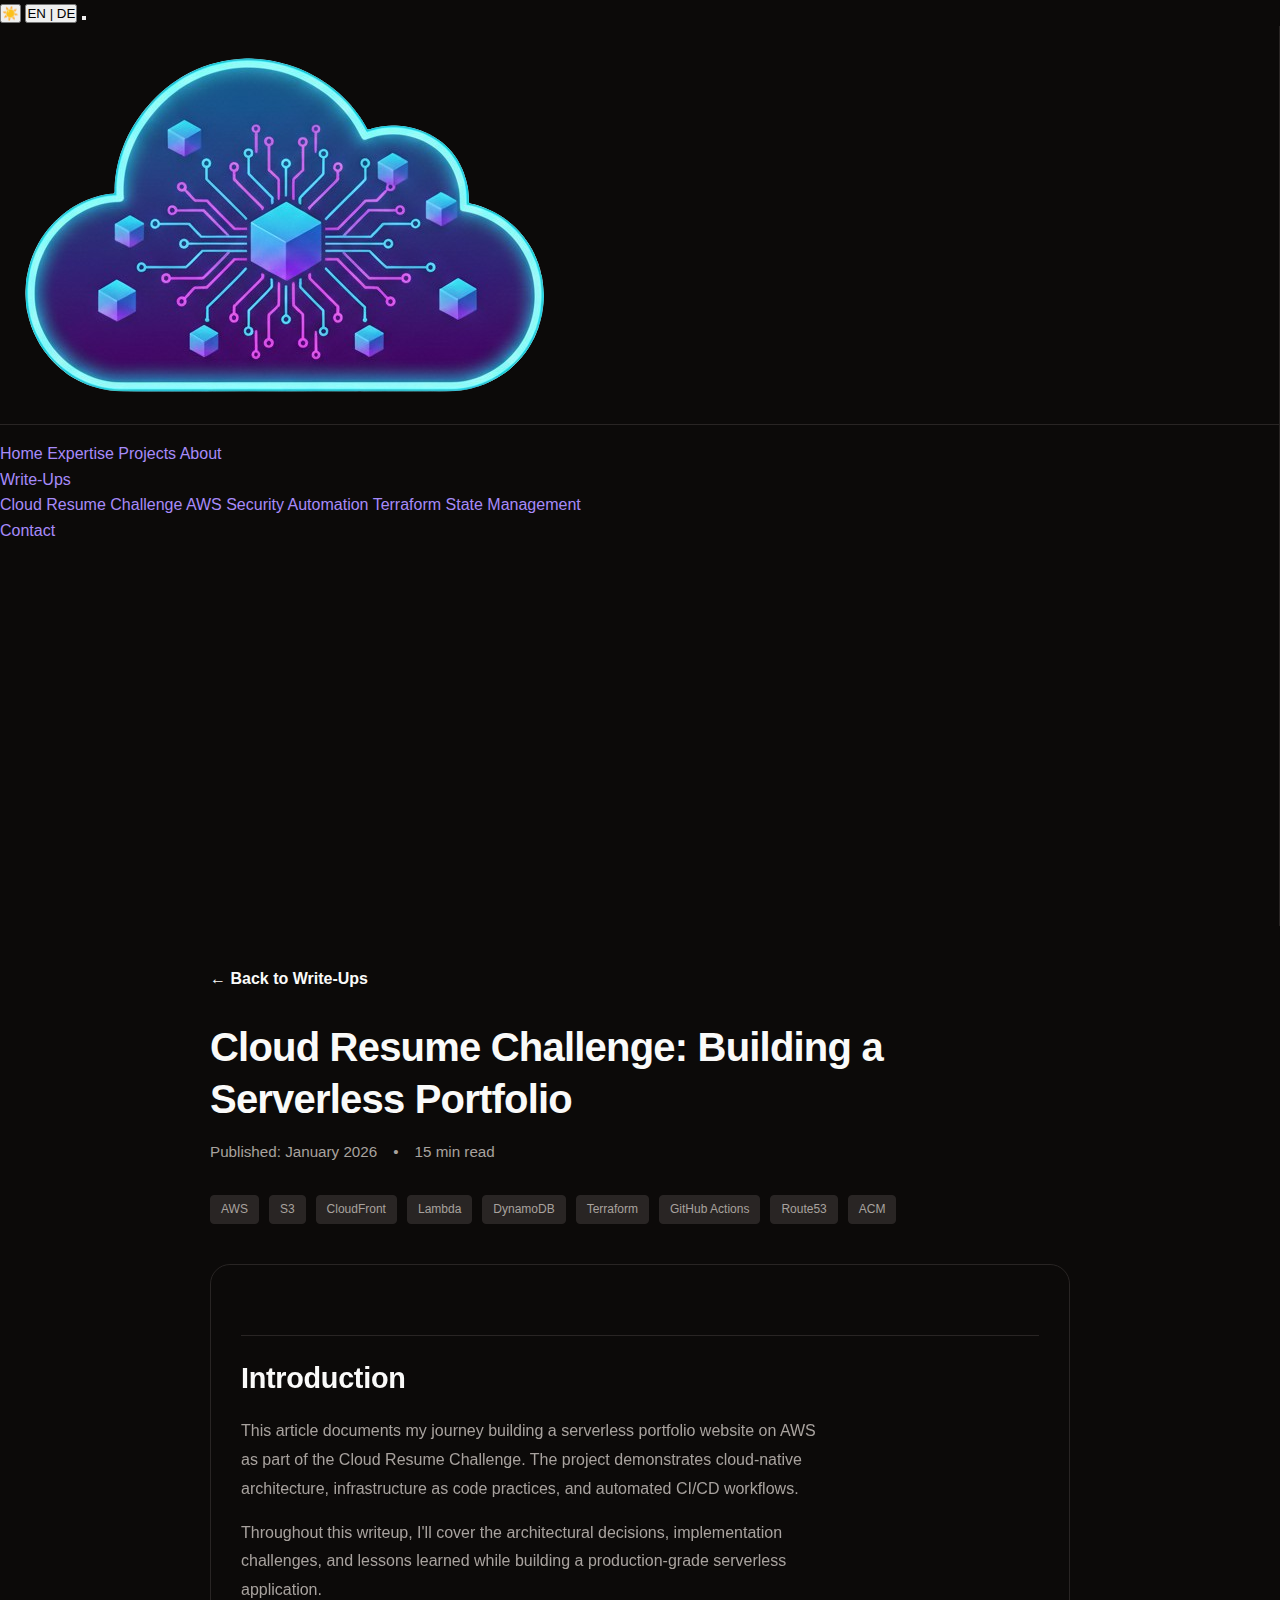
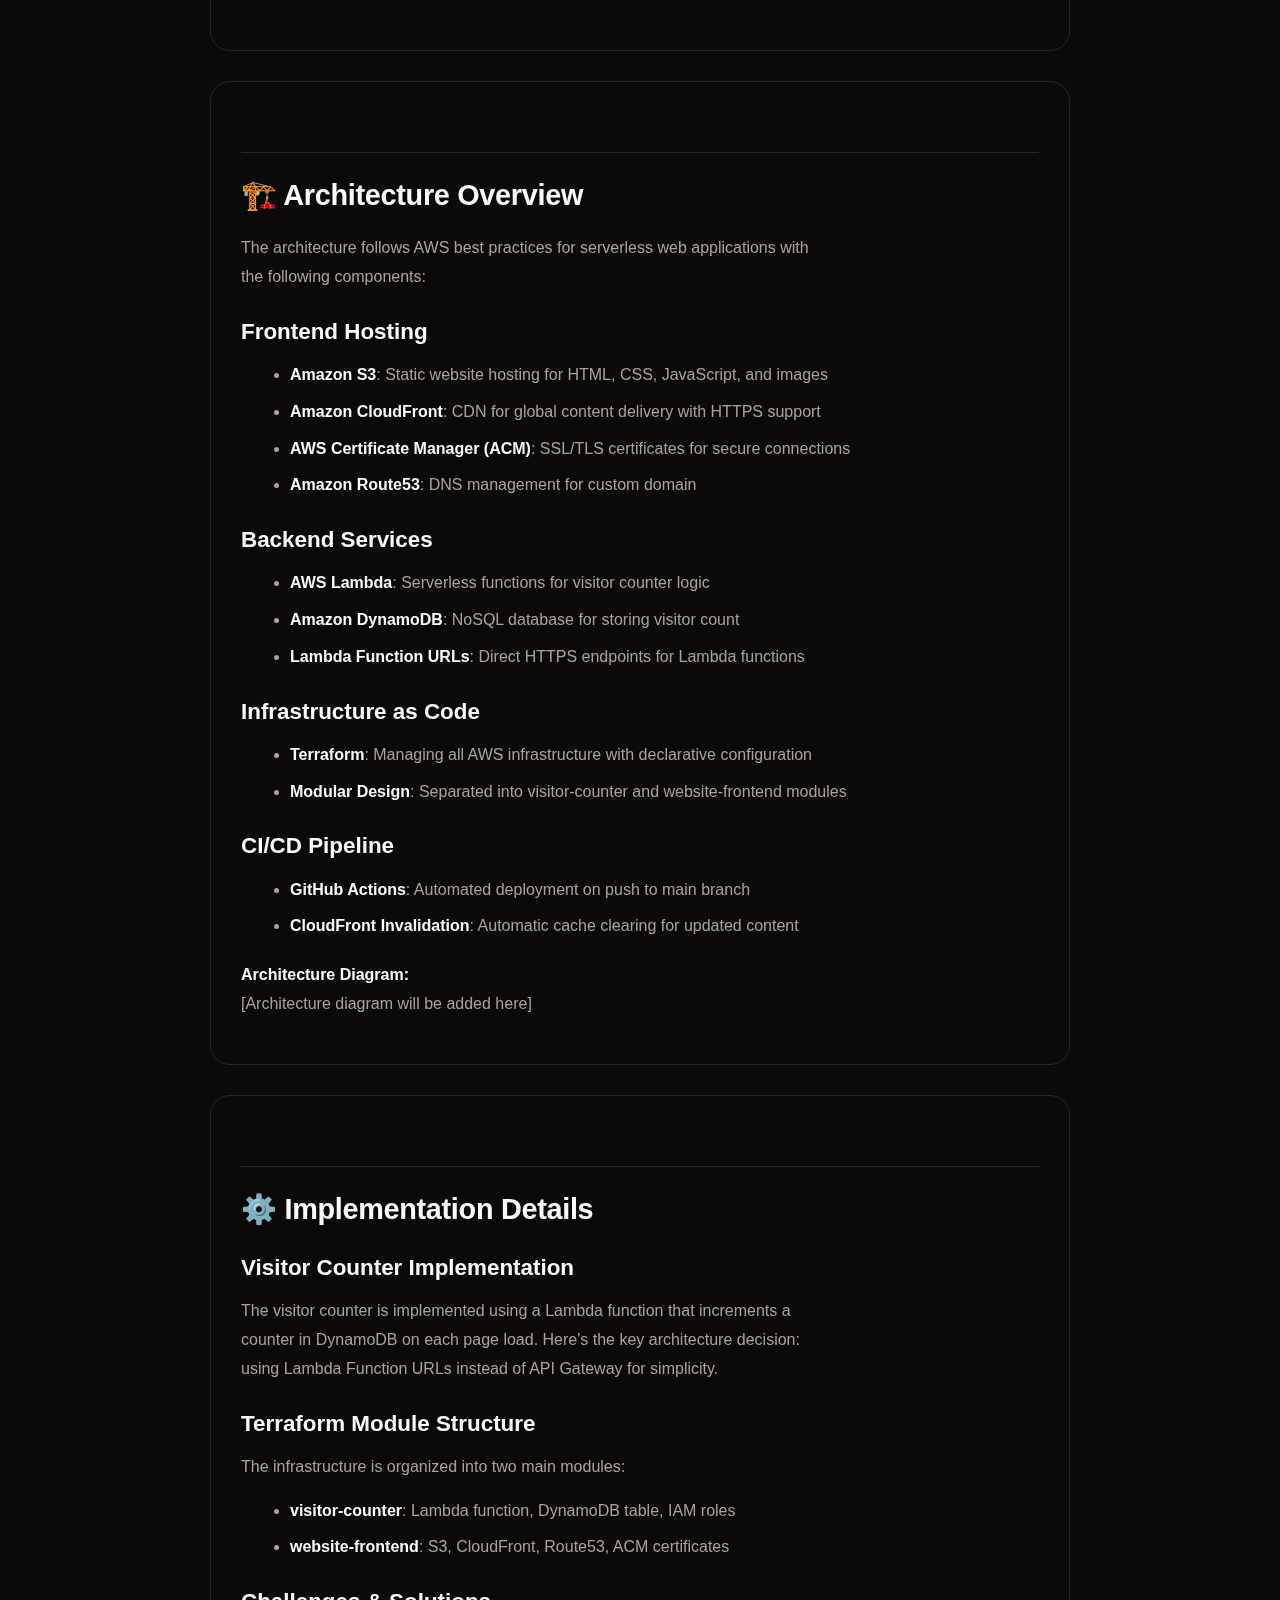
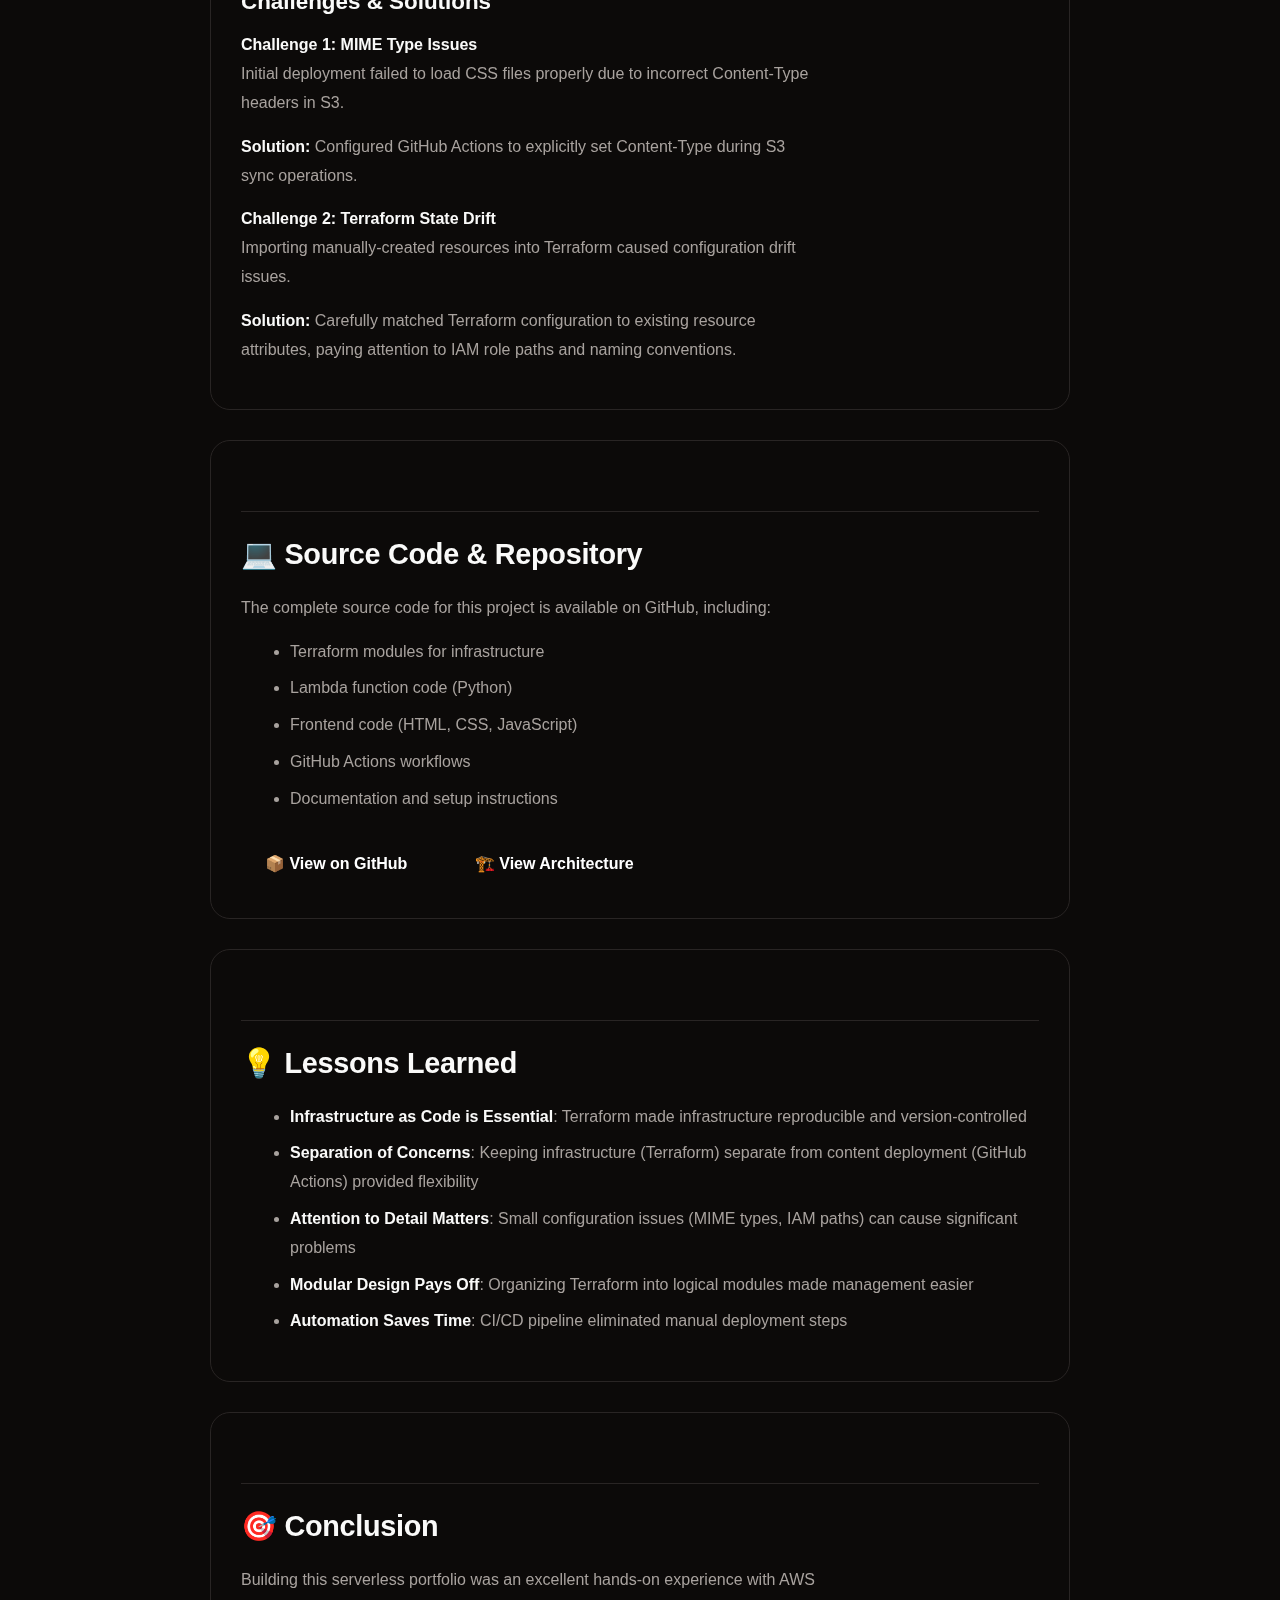
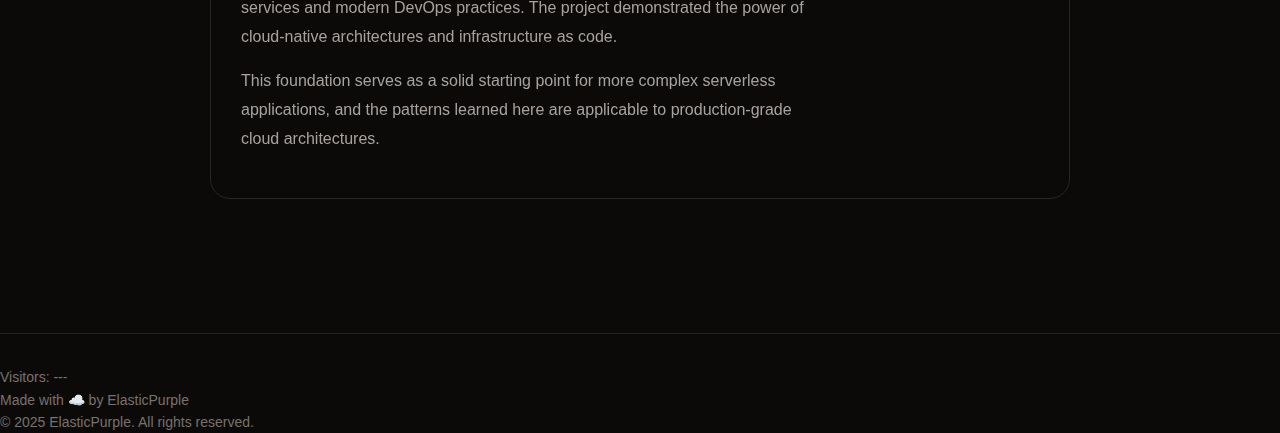
<file: crc-article.html>
<!DOCTYPE html>
<html lang="en" data-theme="dark">

<head>
    <meta charset="UTF-8">
    <meta name="viewport" content="width=device-width, initial-scale=1.0">
    <title>Cloud Resume Challenge - ElasticPurple</title>
    <link rel="icon" type="image/png" href="images/favicon.ico">
    <link rel="stylesheet" href="styles.css">
    <style>
        .article-content {
            max-width: 900px;
            margin: 0 auto;
            padding: 40px 20px;
        }

        .article-header {
            margin-bottom: 40px;
        }

        .article-title {
            font-size: 2.5rem;
            margin-bottom: 15px;
            color: var(--text-primary);
        }

        .article-meta {
            color: var(--text-secondary);
            font-size: 0.95rem;
            margin-bottom: 30px;
        }

        .article-tags {
            display: flex;
            flex-wrap: wrap;
            gap: 10px;
            margin-bottom: 30px;
        }

        .article-section {
            background: var(--bg-card);
            backdrop-filter: blur(10px);
            -webkit-backdrop-filter: blur(10px);
            padding: 30px;
            border-radius: 20px;
            box-shadow: var(--shadow);
            border: 1px solid var(--border-color);
            margin-bottom: 30px;
        }

        .article-section h2 {
            font-size: 1.8rem;
            margin-bottom: 20px;
            color: var(--accent-color);
        }

        .article-section h3 {
            font-size: 1.4rem;
            margin-top: 25px;
            margin-bottom: 15px;
            color: var(--text-primary);
        }

        .article-section p {
            color: var(--text-secondary);
            line-height: 1.8;
            margin-bottom: 15px;
        }

        .article-section ul,
        .article-section ol {
            color: var(--text-secondary);
            line-height: 1.8;
            margin-left: 25px;
            margin-bottom: 15px;
        }

        .article-section li {
            margin-bottom: 8px;
        }

        .article-section code {
            background: rgba(167, 139, 250, 0.1);
            padding: 2px 6px;
            border-radius: 4px;
            font-family: 'Courier New', monospace;
            font-size: 0.9em;
        }

        .article-section pre {
            background: rgba(0, 0, 0, 0.3);
            padding: 15px;
            border-radius: 10px;
            overflow-x: auto;
            margin: 15px 0;
        }

        .article-section pre code {
            background: none;
            padding: 0;
        }

        .article-link-btn {
            display: inline-block;
            padding: 12px 24px;
            background: var(--accent-color);
            color: white;
            text-decoration: none;
            border-radius: 10px;
            font-weight: 600;
            transition: all 0.3s ease;
            margin-right: 15px;
            margin-top: 10px;
        }

        .article-link-btn:hover {
            background: var(--accent-hover);
            transform: translateY(-2px);
            box-shadow: 0 4px 12px rgba(167, 139, 250, 0.4);
        }

        .back-to-writeups {
            display: inline-block;
            margin-bottom: 30px;
            color: var(--accent-color);
            text-decoration: none;
            font-weight: 600;
        }

        .back-to-writeups:hover {
            color: var(--accent-hover);
        }
    </style>
</head>

<body>
    <!-- Theme Toggle -->
    <button class="theme-toggle" onclick="toggleTheme()" aria-label="Toggle theme">
        ☀️
    </button>

    <!-- Language Toggle -->
    <button class="language-toggle" onclick="toggleLanguage()" aria-label="Toggle language">
        <span class="lang-en">EN</span> | <span class="lang-de">DE</span>
    </button>

    <!-- Sidebar Navigation -->
    <button class="hamburger" onclick="toggleSidebar()" aria-label="Toggle menu">
        <span></span>
        <span></span>
        <span></span>
    </button>

    <aside class="sidebar" id="sidebar">
        <div class="sidebar-header">
            <a href="index.html#home">
                <img src="images/cloudlogo.png" alt="ElasticPurple Logo" class="sidebar-logo">
            </a>
        </div>
        <nav class="sidebar-nav">
            <a href="index.html" class="nav-item" data-i18n="navHome">Home</a>
            <a href="index.html#expertise" class="nav-item" data-i18n="navExpertise">Expertise</a>
            <a href="index.html#projects" class="nav-item" data-i18n="navProjects">Projects</a>
            <a href="index.html#about" class="nav-item" data-i18n="navAbout">About</a>
            <div class="nav-separator"></div>
            <a href="write-ups.html" class="nav-item nav-secondary active" data-i18n="navWriteUps">Write-Ups</a>
            <div class="nav-submenu">
                <a href="crc-article.html" class="nav-subitem active" data-i18n="navWriteUpCRC">Cloud Resume
                    Challenge</a>
                <a href="#" class="nav-subitem" data-i18n="navWriteUpSecurity">AWS Security Automation</a>
                <a href="#" class="nav-subitem" data-i18n="navWriteUpTerraform">Terraform State Management</a>
            </div>
            <a href="https://linkedin.com/in/elasticpurple" class="nav-item nav-secondary" target="_blank"
                rel="noopener noreferrer" data-i18n="navContact">Contact</a>
        </nav>
    </aside>

    <main class="main-content">
        <div class="article-content">
            <a href="write-ups.html" class="back-to-writeups">← <span data-i18n="backToWriteUps">Back to
                    Write-Ups</span></a>

            <div class="article-header">
                <h1 class="article-title" data-i18n="crcArticleTitle">Cloud Resume Challenge: Building a Serverless
                    Portfolio</h1>
                <div class="article-meta">
                    <span data-i18n="crcArticleDate">Published: January 2026</span> •
                    <span data-i18n="crcArticleReadTime">15 min read</span>
                </div>
                <div class="article-tags">
                    <span class="tag">AWS</span>
                    <span class="tag">S3</span>
                    <span class="tag">CloudFront</span>
                    <span class="tag">Lambda</span>
                    <span class="tag">DynamoDB</span>
                    <span class="tag">Terraform</span>
                    <span class="tag">GitHub Actions</span>
                    <span class="tag">Route53</span>
                    <span class="tag">ACM</span>
                </div>
            </div>

            <!-- Introduction Section -->
            <div class="article-section">
                <h2 data-i18n="crcIntroTitle">Introduction</h2>
                <p data-i18n="crcIntroPara1">
                    This article documents my journey building a serverless portfolio website on AWS as part of the
                    Cloud Resume Challenge.
                    The project demonstrates cloud-native architecture, infrastructure as code practices, and automated
                    CI/CD workflows.
                </p>
                <p data-i18n="crcIntroPara2">
                    Throughout this writeup, I'll cover the architectural decisions, implementation challenges, and
                    lessons learned
                    while building a production-grade serverless application.
                </p>
            </div>

            <!-- Architecture Section -->
            <div class="article-section" id="architecture">
                <h2 data-i18n="crcArchTitle">🏗️ Architecture Overview</h2>
                <p data-i18n="crcArchPara1">
                    The architecture follows AWS best practices for serverless web applications with the following
                    components:
                </p>

                <h3 data-i18n="crcArchFrontendTitle">Frontend Hosting</h3>
                <ul>
                    <li data-i18n="crcArchFrontend1"><strong>Amazon S3</strong>: Static website hosting for HTML, CSS,
                        JavaScript, and images</li>
                    <li data-i18n="crcArchFrontend2"><strong>Amazon CloudFront</strong>: CDN for global content delivery
                        with HTTPS support</li>
                    <li data-i18n="crcArchFrontend3"><strong>AWS Certificate Manager (ACM)</strong>: SSL/TLS
                        certificates for secure connections</li>
                    <li data-i18n="crcArchFrontend4"><strong>Amazon Route53</strong>: DNS management for custom domain
                    </li>
                </ul>

                <h3 data-i18n="crcArchBackendTitle">Backend Services</h3>
                <ul>
                    <li data-i18n="crcArchBackend1"><strong>AWS Lambda</strong>: Serverless functions for visitor
                        counter logic</li>
                    <li data-i18n="crcArchBackend2"><strong>Amazon DynamoDB</strong>: NoSQL database for storing visitor
                        count</li>
                    <li data-i18n="crcArchBackend3"><strong>Lambda Function URLs</strong>: Direct HTTPS endpoints for
                        Lambda functions</li>
                </ul>

                <h3 data-i18n="crcArchIacTitle">Infrastructure as Code</h3>
                <ul>
                    <li data-i18n="crcArchIac1"><strong>Terraform</strong>: Managing all AWS infrastructure with
                        declarative configuration</li>
                    <li data-i18n="crcArchIac2"><strong>Modular Design</strong>: Separated into visitor-counter and
                        website-frontend modules</li>
                </ul>

                <h3 data-i18n="crcArchCicdTitle">CI/CD Pipeline</h3>
                <ul>
                    <li data-i18n="crcArchCicd1"><strong>GitHub Actions</strong>: Automated deployment on push to main
                        branch</li>
                    <li data-i18n="crcArchCicd2"><strong>CloudFront Invalidation</strong>: Automatic cache clearing for
                        updated content</li>
                </ul>

                <p style="margin-top: 20px;">
                    <strong data-i18n="crcArchDiagram">Architecture Diagram:</strong><br>
                    <span data-i18n="crcArchPlaceholder">[Architecture diagram will be added here]</span>
                </p>
            </div>

            <!-- Implementation Section -->
            <div class="article-section">
                <h2 data-i18n="crcImplTitle">⚙️ Implementation Details</h2>

                <h3 data-i18n="crcImplVisitorTitle">Visitor Counter Implementation</h3>
                <p data-i18n="crcImplVisitorPara">
                    The visitor counter is implemented using a Lambda function that increments a counter in DynamoDB on
                    each page load.
                    Here's the key architecture decision: using Lambda Function URLs instead of API Gateway for
                    simplicity.
                </p>

                <h3 data-i18n="crcImplTerraformTitle">Terraform Module Structure</h3>
                <p data-i18n="crcImplTerraformPara">
                    The infrastructure is organized into two main modules:
                </p>
                <ul>
                    <li data-i18n="crcImplTerraform1"><strong>visitor-counter</strong>: Lambda function, DynamoDB table,
                        IAM roles</li>
                    <li data-i18n="crcImplTerraform2"><strong>website-frontend</strong>: S3, CloudFront, Route53, ACM
                        certificates</li>
                </ul>

                <h3 data-i18n="crcImplChallengesTitle">Challenges & Solutions</h3>
                <p data-i18n="crcImplChallenges1">
                    <strong>Challenge 1: MIME Type Issues</strong><br>
                    Initial deployment failed to load CSS files properly due to incorrect Content-Type headers in S3.
                </p>
                <p data-i18n="crcImplSolution1">
                    <strong>Solution:</strong> Configured GitHub Actions to explicitly set Content-Type during S3 sync
                    operations.
                </p>

                <p data-i18n="crcImplChallenges2">
                    <strong>Challenge 2: Terraform State Drift</strong><br>
                    Importing manually-created resources into Terraform caused configuration drift issues.
                </p>
                <p data-i18n="crcImplSolution2">
                    <strong>Solution:</strong> Carefully matched Terraform configuration to existing resource
                    attributes, paying attention to IAM role paths and naming conventions.
                </p>
            </div>

            <!-- Repository Section -->
            <div class="article-section" id="repository">
                <h2 data-i18n="crcRepoTitle">💻 Source Code & Repository</h2>
                <p data-i18n="crcRepoPara1">
                    The complete source code for this project is available on GitHub, including:
                </p>
                <ul>
                    <li data-i18n="crcRepo1">Terraform modules for infrastructure</li>
                    <li data-i18n="crcRepo2">Lambda function code (Python)</li>
                    <li data-i18n="crcRepo3">Frontend code (HTML, CSS, JavaScript)</li>
                    <li data-i18n="crcRepo4">GitHub Actions workflows</li>
                    <li data-i18n="crcRepo5">Documentation and setup instructions</li>
                </ul>

                <a href="https://github.com/yourusername/cloud-resume-challenge" class="article-link-btn"
                    target="_blank" rel="noopener noreferrer">
                    <span data-i18n="viewGitHub">📦 View on GitHub</span>
                </a>
                <a href="#architecture" class="article-link-btn">
                    <span data-i18n="viewArchitecture">🏗️ View Architecture</span>
                </a>
            </div>

            <!-- Lessons Learned Section -->
            <div class="article-section">
                <h2 data-i18n="crcLessonsTitle">💡 Lessons Learned</h2>
                <ul>
                    <li data-i18n="crcLesson1"><strong>Infrastructure as Code is Essential</strong>: Terraform made
                        infrastructure reproducible and version-controlled</li>
                    <li data-i18n="crcLesson2"><strong>Separation of Concerns</strong>: Keeping infrastructure
                        (Terraform) separate from content deployment (GitHub Actions) provided flexibility</li>
                    <li data-i18n="crcLesson3"><strong>Attention to Detail Matters</strong>: Small configuration issues
                        (MIME types, IAM paths) can cause significant problems</li>
                    <li data-i18n="crcLesson4"><strong>Modular Design Pays Off</strong>: Organizing Terraform into
                        logical modules made management easier</li>
                    <li data-i18n="crcLesson5"><strong>Automation Saves Time</strong>: CI/CD pipeline eliminated manual
                        deployment steps</li>
                </ul>
            </div>

            <!-- Conclusion Section -->
            <div class="article-section">
                <h2 data-i18n="crcConclusionTitle">🎯 Conclusion</h2>
                <p data-i18n="crcConclusionPara1">
                    Building this serverless portfolio was an excellent hands-on experience with AWS services and modern
                    DevOps practices.
                    The project demonstrated the power of cloud-native architectures and infrastructure as code.
                </p>
                <p data-i18n="crcConclusionPara2">
                    This foundation serves as a solid starting point for more complex serverless applications, and the
                    patterns
                    learned here are applicable to production-grade cloud architectures.
                </p>
            </div>

        </div>
    </main>

    <!-- Footer -->
    <footer class="footer">
        <div class="footer-content">
            <div class="footer-left">
                <span data-i18n="footerVisitors">Visitors</span>: <span id="visitorCount">---</span>
            </div>
            <div class="footer-center">
                <span data-i18n="footerMadeWith">Made with</span> ☁️ <span data-i18n="footerBy">by</span> ElasticPurple
            </div>
            <div class="footer-right">
                © 2025 ElasticPurple. <span data-i18n="footerRights">All rights reserved.</span>
            </div>
        </div>
    </footer>

    <script src="script.js"></script>
</body>

</html>
</file>
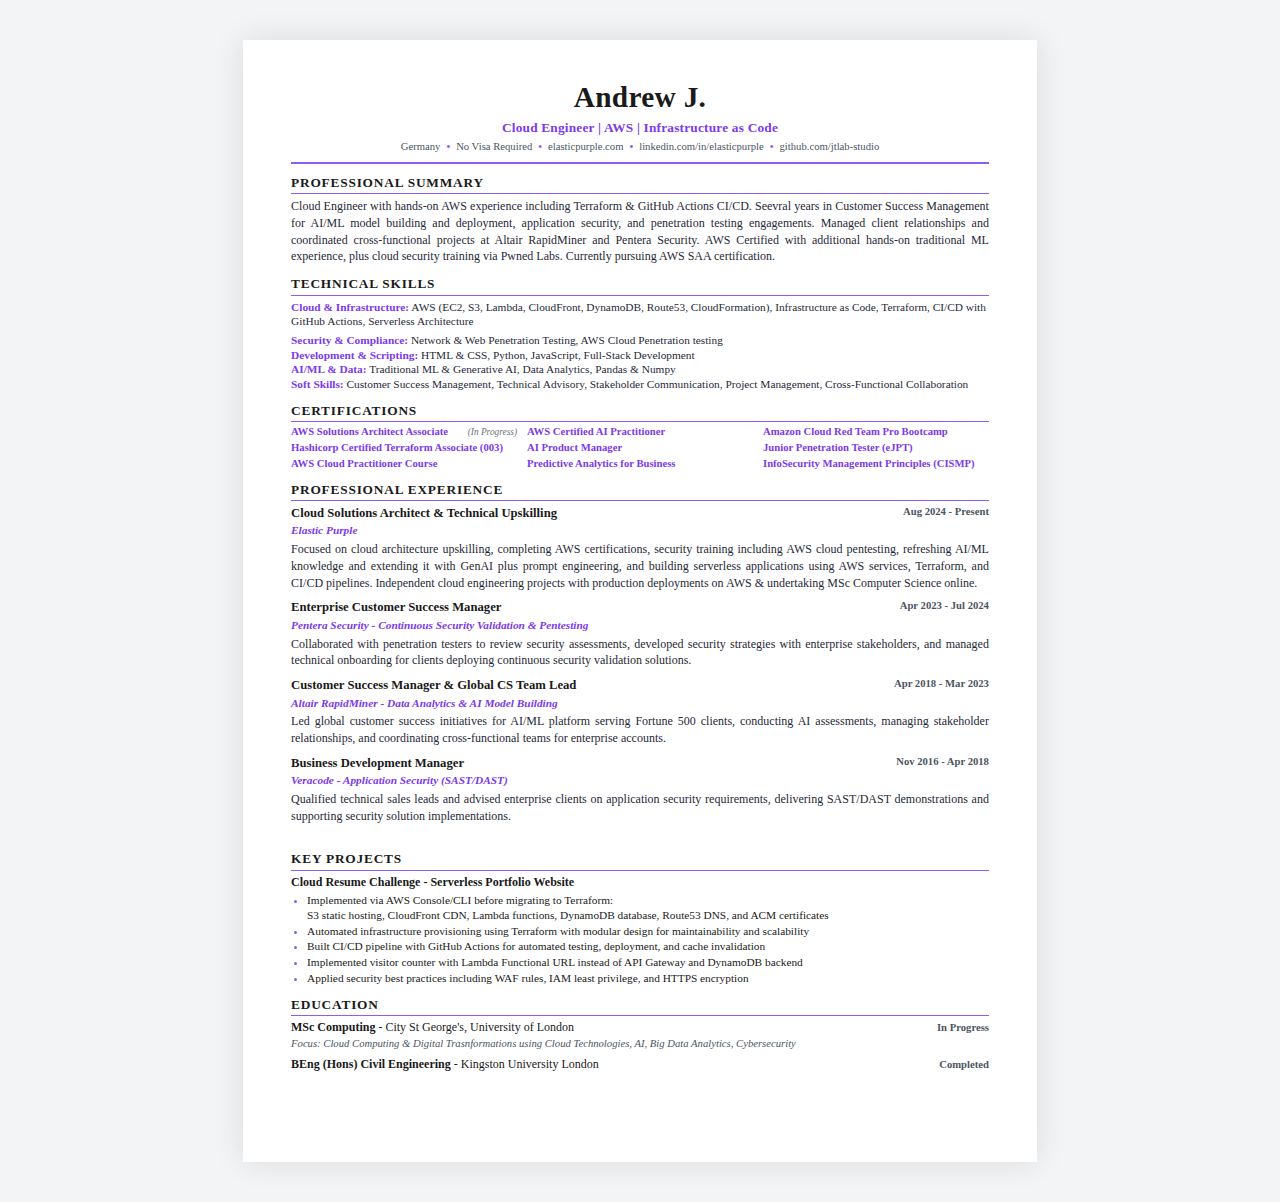
<file: resume.html>
<!DOCTYPE html>
<html lang="en">

<head>
    <meta charset="UTF-8">
    <meta name="viewport" content="width=device-width, initial-scale=1.0">
    <title>Andrew - Cloud Engineer Resume</title>
    <link rel="stylesheet" href="resume.css">
</head>

<body>
    <div class="page">
        <!-- Header Section -->
        <header class="resume-header">
            <h1 class="name">Andrew J.</h1>
            <div class="title">Cloud Engineer | AWS | Infrastructure as Code</div>
            <div class="contact-info">
                <span>Germany</span>
                <span class="separator">•</span>
                <span>No Visa Required</span>
                <span class="separator">•</span>
                <span>elasticpurple.com</span>
                <span class="separator">•</span>
                <span>linkedin.com/in/elasticpurple</span>
                <span class="separator">•</span>
                <span>github.com/jtlab-studio</span>
            </div>
        </header>

        <!-- Professional Summary -->
        <section class="section">
            <h2 class="section-title">Professional Summary</h2>
            <div class="section-content">
                <p>Cloud Engineer with hands-on AWS experience including Terraform & GitHub
                    Actions CI/CD. Seevral years in Customer Success Management for AI/ML model
                    building and deployment, application security, and penetration testing engagements. Managed client
                    relationships and coordinated cross-functional projects at Altair RapidMiner and Pentera Security.
                    AWS Certified with additional hands-on traditional ML experience, plus cloud security training via
                    Pwned Labs. Currently pursuing AWS SAA certification.</p>
            </div>
        </section>

        <!-- Skills Section -->
        <section class="section">
            <h2 class="section-title">Technical Skills</h2>
            <div class="section-content">
                <div class="skills-grid">
                    <div class="skill-category">
                        <strong>Cloud & Infrastructure:</strong> AWS (EC2, S3, Lambda, CloudFront, DynamoDB, Route53,
                        CloudFormation), Infrastructure as Code, Terraform, CI/CD with GitHub Actions, Serverless
                        Architecture
                    </div>
                    <div class="skill-category">
                        <strong>Security & Compliance:</strong> Network & Web Penetration Testing, AWS Cloud Penetration
                        testing

                        <div class="skill-category">
                            <strong>Development & Scripting:</strong> HTML & CSS, Python, JavaScript, Full-Stack
                            Development
                        </div>
                        <div class="skill-category">
                            <strong>AI/ML & Data:</strong> Traditional ML & Generative AI, Data Analytics, Pandas &
                            Numpy
                        </div>
                        <div class="skill-category">
                            <strong>Soft Skills:</strong> Customer Success Management, Technical Advisory, Stakeholder
                            Communication, Project Management, Cross-Functional Collaboration
                        </div>
                    </div>
                </div>
        </section>

        <!-- Certifications -->
        <section class="section">
            <h2 class="section-title">Certifications</h2>
            <div class="section-content">
                <div class="cert-grid">
                    <!-- Cloud & IaC Column -->
                    <div class="cert-column">
                        <div class="cert-item">
                            <a href="https://aws.amazon.com/certification/certified-solutions-architect-associate/"
                                target="_blank" rel="noopener noreferrer" class="cert-name">AWS Solutions Architect
                                Associate</a>
                            <span class="cert-status">(In Progress)</span>
                        </div>
                        <div class="cert-item">
                            <a href="https://www.hashicorp.com/certification/terraform-associate" target="_blank"
                                rel="noopener noreferrer" class="cert-name">Hashicorp Certified Terraform Associate
                                (003)</a>
                        </div>
                        <div class="cert-item">
                            <a href="https://www.udemy.com/course/aws-certified-cloud-practitioner-new/?couponCode=CP250105G1"
                                target="_blank" rel="noopener noreferrer" class="cert-name">AWS Cloud Practitioner
                                Course</a>
                        </div>
                    </div>

                    <!-- AI/ML Column -->
                    <div class="cert-column">
                        <div class="cert-item">
                            <a href="https://aws.amazon.com/certification/certified-ai-practitioner/" target="_blank"
                                rel="noopener noreferrer" class="cert-name">AWS Certified AI Practitioner</a>
                        </div>
                        <div class="cert-item">
                            <a href="https://www.udacity.com/course/ai-product-manager-nanodegree--nd088"
                                target="_blank" rel="noopener noreferrer" class="cert-name">AI Product Manager</a>
                        </div>
                        <div class="cert-item">
                            <a href="https://www.udacity.com/course/predictive-analytics-for-business-nanodegree--nd008t"
                                target="_blank" rel="noopener noreferrer" class="cert-name">Predictive Analytics for
                                Business</a>
                        </div>
                    </div>

                    <!-- Cybersecurity Column -->
                    <div class="cert-column">
                        <div class="cert-item">
                            <a href="https://bootcamps.pwnedlabs.io/placrtp-bootcamp" target="_blank"
                                rel="noopener noreferrer" class="cert-name">Amazon Cloud Red Team Pro
                                Bootcamp</a>
                        </div>
                        <div class="cert-item">
                            <a href="https://ine.com/security/certifications/ejpt-certification" target="_blank"
                                rel="noopener noreferrer" class="cert-name">Junior Penetration Tester (eJPT)</a>
                        </div>
                        <div class="cert-item">
                            <a href="https://www.bcs.org/qualifications-and-certifications/certifications-for-professionals/information-security-and-data-protection-certifications/bcs-foundation-certificate-in-information-security-management-principles/"
                                target="_blank" rel="noopener noreferrer" class="cert-name">InfoSecurity Management
                                Principles
                                (CISMP)</a>
                        </div>
                    </div>
                </div>
            </div>
        </section>

        <!-- Professional Experience -->
        <section class="section">
            <h2 class="section-title">Professional Experience</h2>
            <div class="section-content">

                <div class="experience-item">
                    <div class="experience-header">
                        <div class="experience-left">
                            <h3 class="job-title">Cloud Solutions Architect & Technical Upskilling</h3>
                            <div class="company">Elastic Purple</div>
                        </div>
                        <div class="experience-right">
                            <div class="dates">Aug 2024 - Present</div>
                        </div>
                    </div>
                    <p class="experience-description">Focused on cloud architecture upskilling, completing AWS
                        certifications, security training including AWS cloud pentesting, refreshing AI/ML
                        knowledge and extending it with GenAI plus prompt engineering, and building serverless
                        applications using AWS services, Terraform, and CI/CD pipelines. Independent cloud engineering
                        projects with production deployments on AWS & undertaking MSc Computer Science online.</p>
                </div>

                <div class="experience-item">
                    <div class="experience-header">
                        <div class="experience-left">
                            <h3 class="job-title">Enterprise Customer Success Manager</h3>
                            <div class="company">Pentera Security - Continuous Security Validation & Pentesting</div>
                        </div>
                        <div class="experience-right">
                            <div class="dates">Apr 2023 - Jul 2024</div>
                        </div>
                    </div>
                    <p class="experience-description">Collaborated with penetration testers to review security
                        assessments, developed security strategies with enterprise stakeholders, and managed technical
                        onboarding for clients deploying continuous security validation solutions.</p>
                </div>

                <div class="experience-item">
                    <div class="experience-header">
                        <div class="experience-left">
                            <h3 class="job-title">Customer Success Manager & Global CS Team Lead</h3>
                            <div class="company">Altair RapidMiner - Data Analytics & AI Model Building</div>
                        </div>
                        <div class="experience-right">
                            <div class="dates">Apr 2018 - Mar 2023</div>
                        </div>
                    </div>
                    <p class="experience-description">Led global customer success initiatives for AI/ML platform serving
                        Fortune 500 clients, conducting AI assessments, managing stakeholder relationships, and
                        coordinating cross-functional teams for enterprise accounts.</p>
                </div>

                <div class="experience-item">
                    <div class="experience-header">
                        <div class="experience-left">
                            <h3 class="job-title">Business Development Manager</h3>
                            <div class="company">Veracode - Application Security (SAST/DAST)</div>
                        </div>
                        <div class="experience-right">
                            <div class="dates">Nov 2016 - Apr 2018</div>
                        </div>
                    </div>
                    <p class="experience-description">Qualified technical sales leads and advised enterprise clients on
                        application security requirements, delivering SAST/DAST demonstrations and supporting security
                        solution implementations.</p>
                </div>

            </div>
        </section>
        </br>
        <!-- Projects -->
        <section class="section">
            <h2 class="section-title">Key Projects</h2>
            <div class="section-content">
                <div class="project-item">
                    <div class="project-header">
                        <strong>Cloud Resume Challenge - Serverless Portfolio Website</strong>
                    </div>
                    <ul class="project-details">
                        <li>Implemented via AWS Console/CLI before migrating to Terraform: </br>S3 static hosting,
                            CloudFront CDN, Lambda functions, DynamoDB database, Route53 DNS, and ACM certificates</li>
                        <li>Automated infrastructure provisioning using Terraform with modular design for
                            maintainability and scalability</li>
                        <li>Built CI/CD pipeline with GitHub Actions for automated testing, deployment, and cache
                            invalidation</li>
                        <li>Implemented visitor counter with Lambda Functional URL instead of API Gateway and DynamoDB
                            backend</li>
                        <li>Applied security best practices including WAF rules, IAM least privilege, and HTTPS
                            encryption</li>
                    </ul>
                </div>
            </div>
        </section>

        <!-- Education -->
        <section class="section">
            <h2 class="section-title">Education</h2>
            <div class="section-content">
                <div class="education-item">
                    <div class="education-header">
                        <div class="education-left">
                            <strong>MSc Computing</strong> - City St George's, University of London
                        </div>
                        <div class="education-right">
                            In Progress
                        </div>
                    </div>
                    <div class="education-details">
                        Focus: Cloud Computing & Digital Trasnformations using Cloud Technologies, AI, Big Data
                        Analytics, Cybersecurity
                    </div>
                </div>
                <div class="education-item">
                    <div class="education-header">
                        <div class="education-left">
                            <strong>BEng (Hons) Civil Engineering</strong> - Kingston University London
                        </div>
                        <div class="education-right">
                            Completed
                        </div>
                    </div>
                </div>
            </div>
        </section>

    </div>
</body>

</html>
</file>
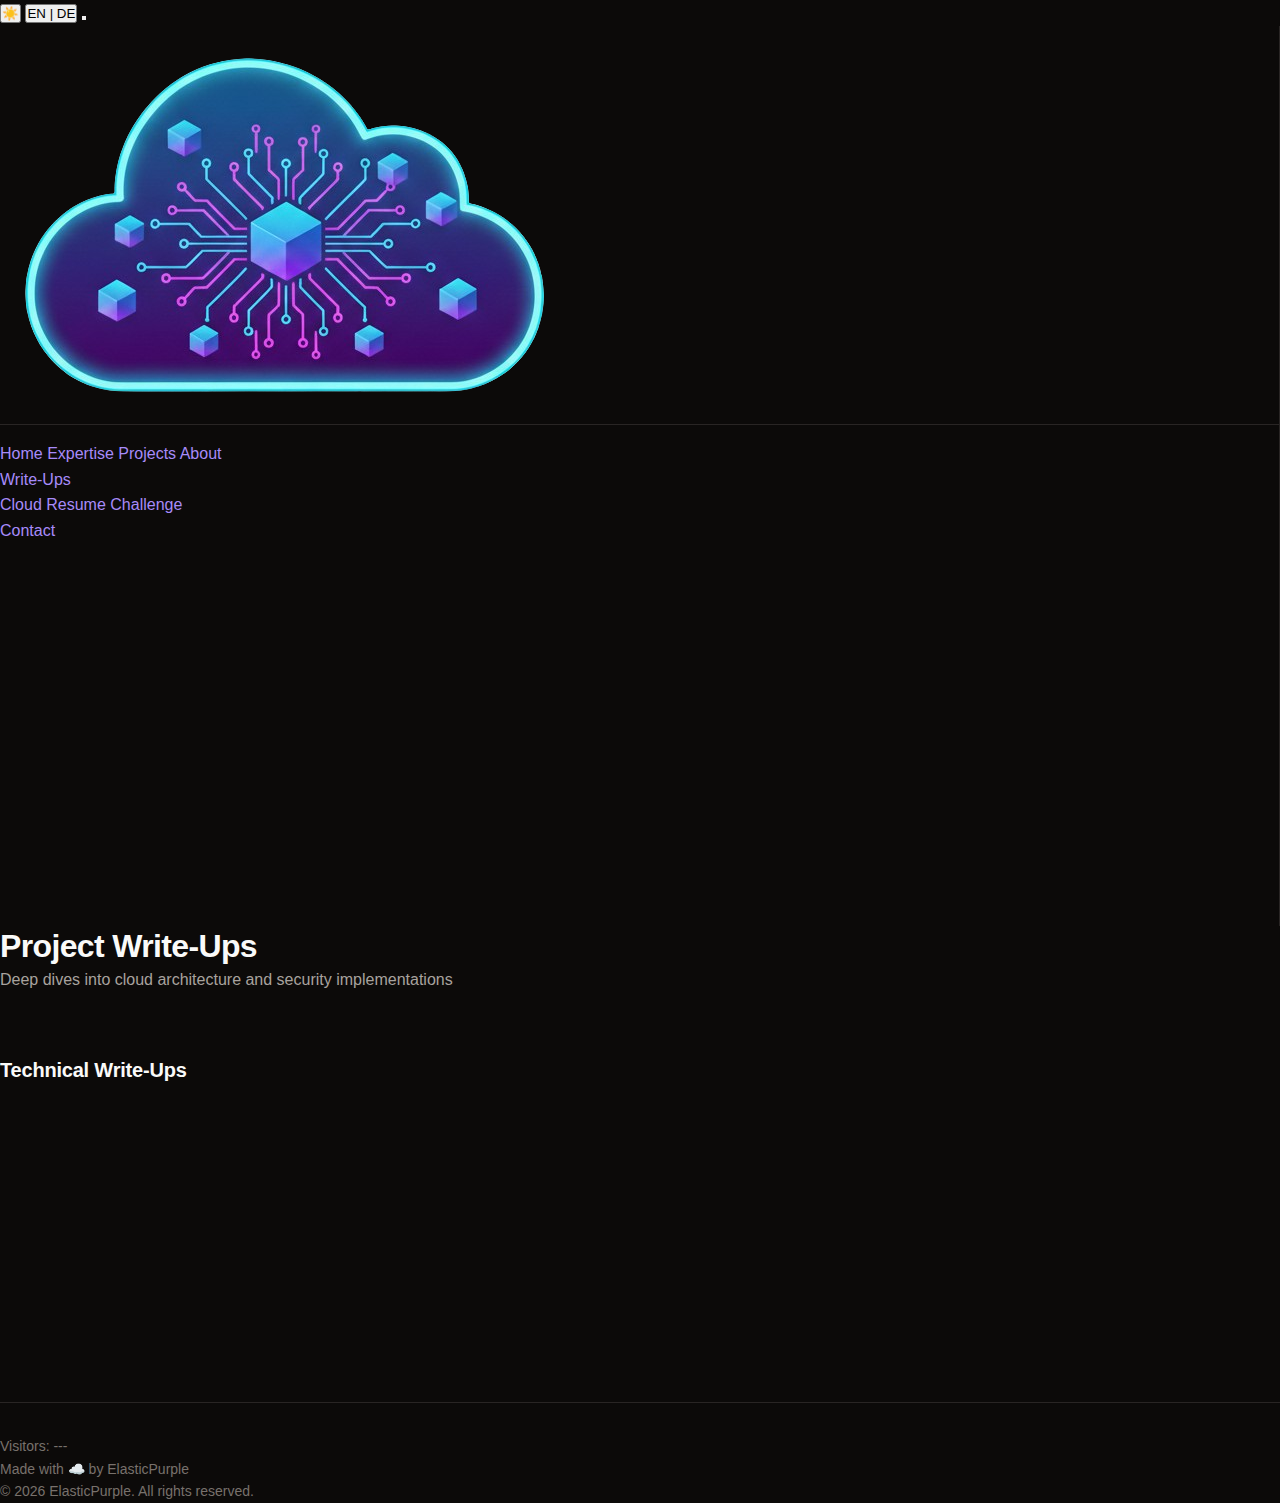
<file: write-ups.html>
<!DOCTYPE html>
<html lang="en" data-theme="dark">

<head>
    <meta charset="UTF-8">
    <meta name="viewport" content="width=device-width, initial-scale=1.0">
    <title>Write-Ups - ElasticPurple</title>
    <link rel="icon" type="image/png" href="images/favicon.ico">
    <link rel="stylesheet" href="styles.css">
</head>

<body>
    <!-- Theme Toggle -->
    <button class="theme-toggle" onclick="toggleTheme()" aria-label="Toggle theme">
        ☀️
    </button>

    <!-- Language Toggle -->
    <button class="language-toggle" onclick="toggleLanguage()" aria-label="Toggle language">
        <span class="lang-en">EN</span> | <span class="lang-de">DE</span>
    </button>

    <!-- Sidebar Navigation -->
    <button class="hamburger" onclick="toggleSidebar()" aria-label="Toggle menu">
        <span></span>
        <span></span>
        <span></span>
    </button>

    <aside class="sidebar" id="sidebar">
        <div class="sidebar-header">
            <a href="index.html#home">
                <img src="images/cloudlogo.png" alt="ElasticPurple Logo" class="sidebar-logo">
            </a>
        </div>
        <nav class="sidebar-nav">
            <a href="index.html" class="nav-item" data-i18n="navHome">Home</a>
            <a href="index.html#expertise" class="nav-item" data-i18n="navExpertise">Expertise</a>
            <a href="index.html#projects" class="nav-item" data-i18n="navProjects">Projects</a>
            <a href="index.html#about" class="nav-item" data-i18n="navAbout">About</a>
            <div class="nav-separator"></div>
            <a href="write-ups.html" class="nav-item nav-secondary active" data-i18n="navWriteUps">Write-Ups</a>
            <div class="nav-submenu">
                <a href="crc-article.html" class="nav-subitem" data-i18n="navWriteUpCRC">Cloud Resume Challenge</a>

            </div>
            <a href="https://linkedin.com/in/elasticpurple" class="nav-item nav-secondary" target="_blank"
                rel="noopener noreferrer" data-i18n="navContact">Contact</a>
        </nav>
    </aside>

    <main class="main-content">

        <!-- Hero Section -->
        <section id="home" class="section hero-banner-section">
            <div class="hero-banner-card">
                <h1 class="hero-banner-title">Project Write-Ups</h1>
                <p class="hero-banner-tagline" data-i18n="writeUpsTagline">Deep dives into cloud architecture and
                    security implementations</p>
            </div>
        </section>

        <!-- Section Divider -->
        <div class="section-divider"></div>

        <!-- Write-Ups Section -->
        <section id="write-ups" class="section">
            <h2 class="section-title" data-i18n="writeUpsTitle">Technical Write-Ups</h2>
            <div class="projects-grid">
                <!-- Write-Up 1: Cloud Resume Challenge -->
                <div class="project-card">
                    <h3 data-i18n="writeUp1Title">Cloud Resume Challenge: Building a Serverless Portfolio</h3>
                    <p class="project-description" data-i18n="writeUp1Desc">
                        A comprehensive walkthrough of building a serverless portfolio website on AWS. Covers
                        architecture decisions,
                        infrastructure as code with Terraform, CI/CD automation with GitHub Actions, and implementing a
                        DynamoDB-backed
                        visitor counter with Lambda functions.
                    </p>
                    <div class="project-tags">
                        <span class="tag">AWS</span>
                        <span class="tag">S3</span>
                        <span class="tag">CloudFront</span>
                        <span class="tag">Lambda</span>
                        <span class="tag">DynamoDB</span>
                        <span class="tag">Terraform</span>
                        <span class="tag">GitHub Actions</span>
                    </div>
                    <div class="project-links">
                        <a href="crc-article.html" class="project-link"><span data-i18n="linkReadArticle">📖 Read
                                Article</span></a>
                        <a href="#" class="project-link"><span data-i18n="linkRepository">💻 Repository</span></a>
                    </div>
                </div>

                <!-- Write-Up 2: Placeholder -->


                <!-- Write-Up 3: Placeholder -->

            </div>
        </section>

    </main>

    <!-- Footer -->
    <footer class="footer">
        <div class="footer-content">
            <div class="footer-left">
                <span data-i18n="footerVisitors">Visitors</span>: <span id="visitorCount">---</span>
            </div>
            <div class="footer-center">
                <span data-i18n="footerMadeWith">Made with</span> ☁️ <span data-i18n="footerBy">by</span> ElasticPurple
            </div>
            <div class="footer-right">
                © 2026 ElasticPurple. <span data-i18n="footerRights">All rights reserved.</span>
            </div>
        </div>
    </footer>

    <script src="script.js"></script>
</body>

</html>
</file>
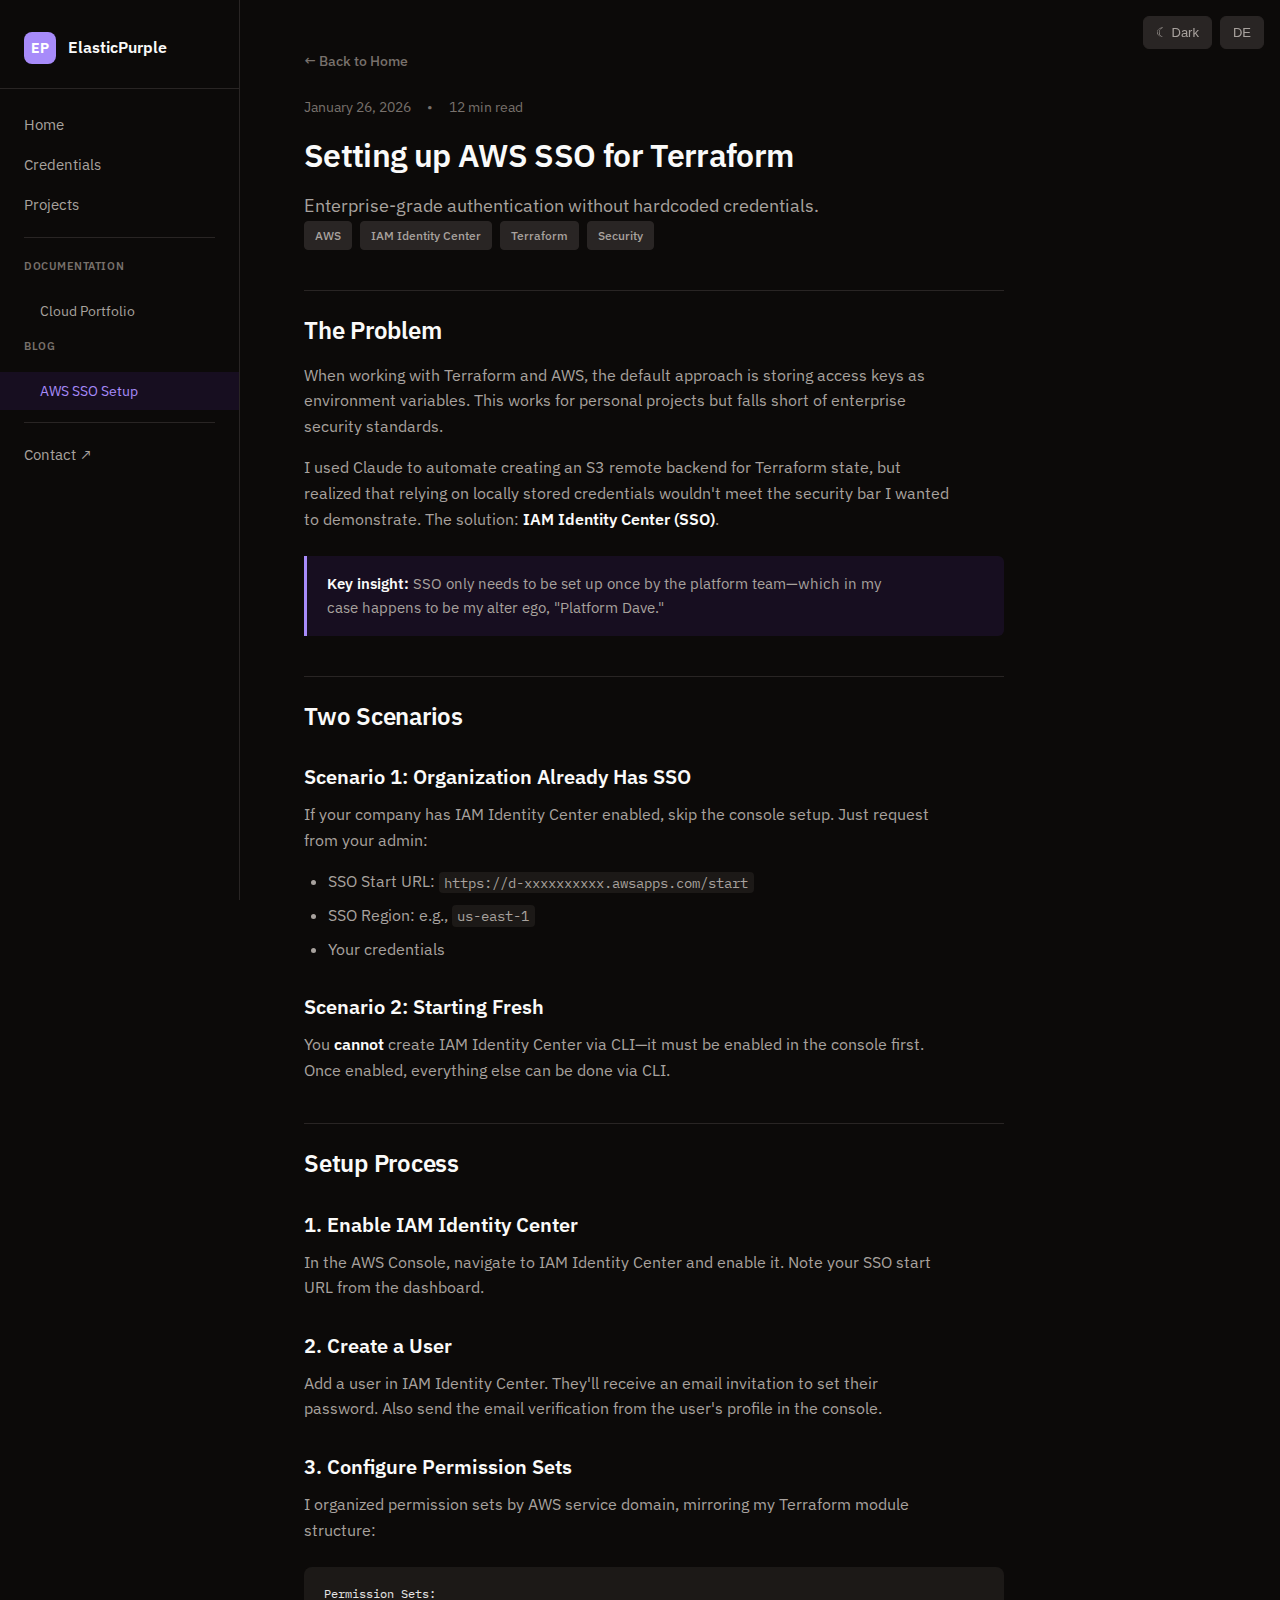
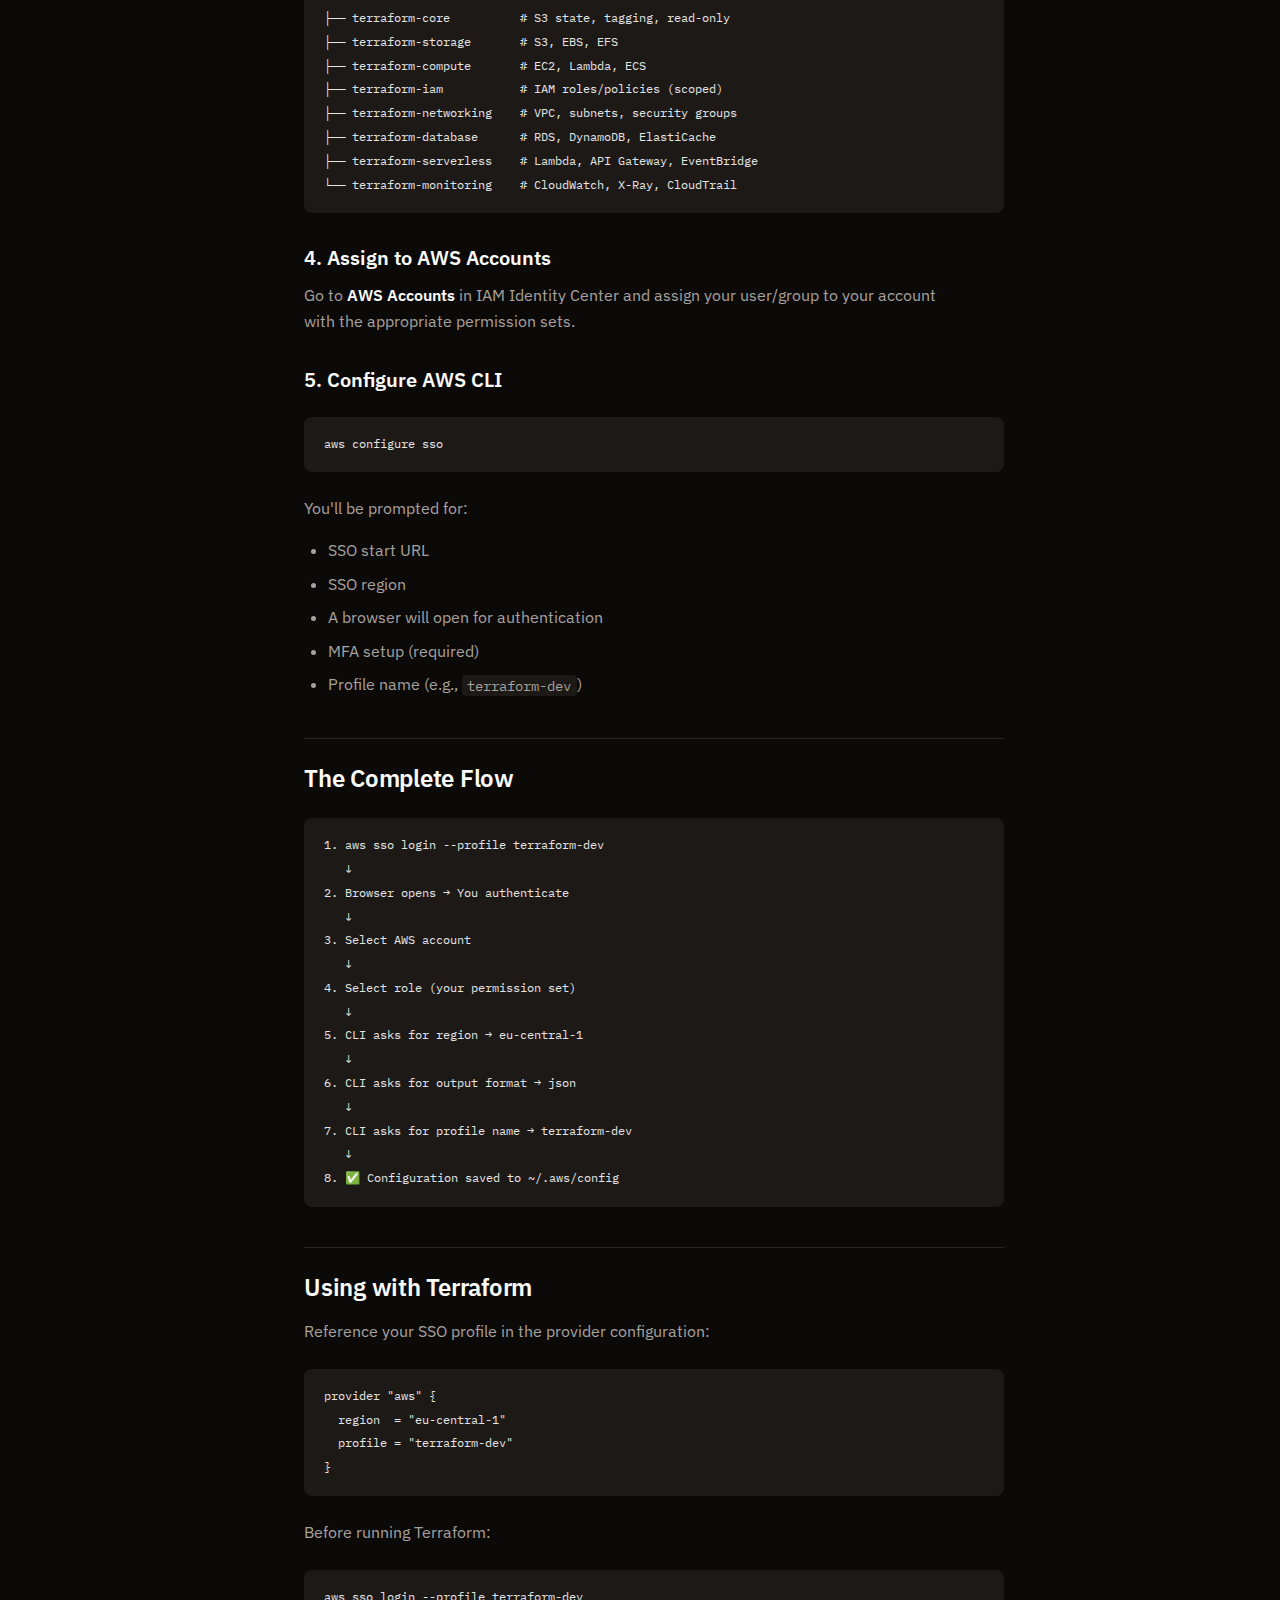
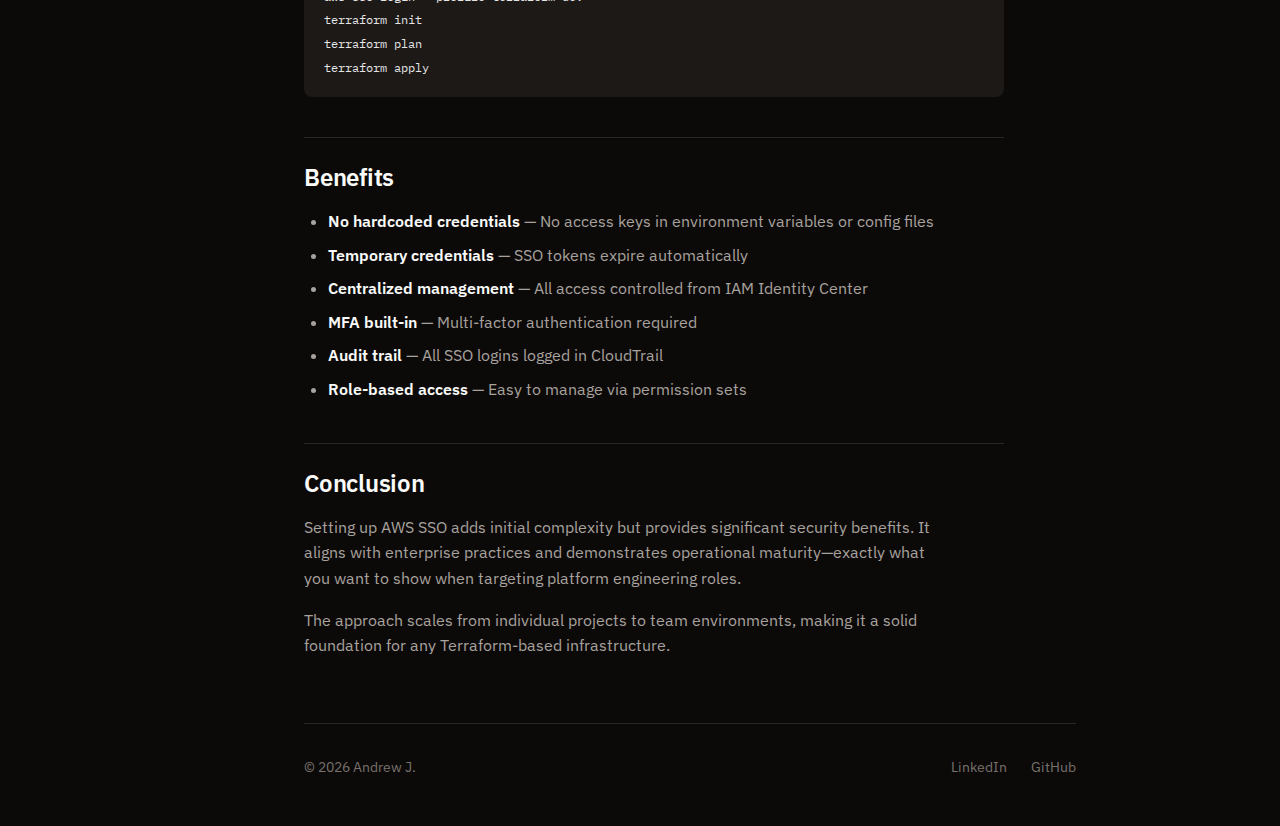
<file: blog/aws-sso-terraform.html>
<!DOCTYPE html>
<html lang="en" data-theme="dark">
<head>
    <meta charset="UTF-8">
    <meta name="viewport" content="width=device-width, initial-scale=1.0">
    <title>AWS SSO for Terraform — ElasticPurple</title>
    <meta name="description" content="Setting up AWS IAM Identity Center (SSO) for secure Terraform operations without hardcoded credentials.">
    
    <link rel="preconnect" href="https://fonts.googleapis.com">
    <link rel="preconnect" href="https://fonts.gstatic.com" crossorigin>
    <link href="https://fonts.googleapis.com/css2?family=IBM+Plex+Mono:wght@400;500&family=IBM+Plex+Sans:wght@400;500;600;700&display=swap" rel="stylesheet">
    
    <link rel="stylesheet" href="../styles.css">
    <link rel="icon" type="image/png" href="../images/favicon.ico">
</head>
<body>
    <!-- Controls -->
    <div class="controls">
        <button class="control-btn" id="themeToggle" onclick="toggleTheme()">☾ Dark</button>
        <button class="control-btn" id="langToggle" onclick="toggleLanguage()">DE</button>
    </div>

    <!-- Mobile Header -->
    <header class="mobile-header">
        <a href="../index.html" class="sidebar-brand">
            <span class="sidebar-brand-icon">EP</span>
            <span class="sidebar-brand-text">ElasticPurple</span>
        </a>
        <button class="mobile-menu-btn" onclick="toggleSidebar()" aria-label="Menu">
            <svg width="20" height="20" viewBox="0 0 20 20" fill="none" stroke="currentColor" stroke-width="2">
                <path d="M3 5h14M3 10h14M3 15h14"/>
            </svg>
        </button>
    </header>

    <div class="sidebar-overlay" id="sidebarOverlay"></div>

    <div class="layout">
        <!-- Sidebar -->
        <aside class="sidebar" id="sidebar">
            <div class="sidebar-header">
                <a href="../index.html" class="sidebar-brand">
                    <span class="sidebar-brand-icon">EP</span>
                    <span class="sidebar-brand-text">ElasticPurple</span>
                </a>
            </div>
            
            <nav class="sidebar-nav">
                <a href="../index.html" class="nav-link">Home</a>
                <a href="../index.html#credentials" class="nav-link">Credentials</a>
                <a href="../index.html#projects" class="nav-link">Projects</a>
                
                <div class="nav-divider"></div>
                
                <div class="nav-section">
                    <div class="nav-section-title">Documentation</div>
                </div>
                <a href="../project-docs/cloud-portfolio.html" class="nav-link nav-sublink">Cloud Portfolio</a>
                
                <div class="nav-section">
                    <div class="nav-section-title">Blog</div>
                </div>
                <a href="aws-sso-terraform.html" class="nav-link nav-sublink active">AWS SSO Setup</a>
                
                <div class="nav-divider"></div>
                
                <a href="https://linkedin.com/in/elasticpurple" class="nav-link" target="_blank" rel="noopener">Contact ↗</a>
            </nav>
        </aside>

        <!-- Main Content -->
        <main class="main">
            <a href="../index.html" class="back-link">← Back to Home</a>

            <article class="article">
                <header class="article-header">
                    <div class="article-meta">
                        <span>January 26, 2026</span>
                        <span>•</span>
                        <span>12 min read</span>
                    </div>
                    <h1 class="article-title">Setting up AWS SSO for Terraform</h1>
                    <p class="page-subtitle">Enterprise-grade authentication without hardcoded credentials.</p>
                    <div class="article-tags">
                        <span class="tag">AWS</span>
                        <span class="tag">IAM Identity Center</span>
                        <span class="tag">Terraform</span>
                        <span class="tag">Security</span>
                    </div>
                </header>

                <div class="article-content">
                    <h2>The Problem</h2>
                    <p>
                        When working with Terraform and AWS, the default approach is storing access keys as environment variables. This works for personal projects but falls short of enterprise security standards.
                    </p>
                    <p>
                        I used Claude to automate creating an S3 remote backend for Terraform state, but realized that relying on locally stored credentials wouldn't meet the security bar I wanted to demonstrate. The solution: <strong>IAM Identity Center (SSO)</strong>.
                    </p>

                    <div class="note">
                        <p><strong>Key insight:</strong> SSO only needs to be set up once by the platform team—which in my case happens to be my alter ego, "Platform Dave."</p>
                    </div>

                    <h2>Two Scenarios</h2>

                    <h3>Scenario 1: Organization Already Has SSO</h3>
                    <p>If your company has IAM Identity Center enabled, skip the console setup. Just request from your admin:</p>
                    <ul>
                        <li>SSO Start URL: <code>https://d-xxxxxxxxxx.awsapps.com/start</code></li>
                        <li>SSO Region: e.g., <code>us-east-1</code></li>
                        <li>Your credentials</li>
                    </ul>

                    <h3>Scenario 2: Starting Fresh</h3>
                    <p>
                        You <strong>cannot</strong> create IAM Identity Center via CLI—it must be enabled in the console first. Once enabled, everything else can be done via CLI.
                    </p>

                    <h2>Setup Process</h2>

                    <h3>1. Enable IAM Identity Center</h3>
                    <p>In the AWS Console, navigate to IAM Identity Center and enable it. Note your SSO start URL from the dashboard.</p>

                    <h3>2. Create a User</h3>
                    <p>Add a user in IAM Identity Center. They'll receive an email invitation to set their password. Also send the email verification from the user's profile in the console.</p>

                    <h3>3. Configure Permission Sets</h3>
                    <p>I organized permission sets by AWS service domain, mirroring my Terraform module structure:</p>

<pre><code>Permission Sets:
├── terraform-core          # S3 state, tagging, read-only
├── terraform-storage       # S3, EBS, EFS
├── terraform-compute       # EC2, Lambda, ECS
├── terraform-iam           # IAM roles/policies (scoped)
├── terraform-networking    # VPC, subnets, security groups
├── terraform-database      # RDS, DynamoDB, ElastiCache
├── terraform-serverless    # Lambda, API Gateway, EventBridge
└── terraform-monitoring    # CloudWatch, X-Ray, CloudTrail</code></pre>

                    <h3>4. Assign to AWS Accounts</h3>
                    <p>Go to <strong>AWS Accounts</strong> in IAM Identity Center and assign your user/group to your account with the appropriate permission sets.</p>

                    <h3>5. Configure AWS CLI</h3>

<pre><code>aws configure sso</code></pre>

                    <p>You'll be prompted for:</p>
                    <ul>
                        <li>SSO start URL</li>
                        <li>SSO region</li>
                        <li>A browser will open for authentication</li>
                        <li>MFA setup (required)</li>
                        <li>Profile name (e.g., <code>terraform-dev</code>)</li>
                    </ul>

                    <h2>The Complete Flow</h2>

<pre><code>1. aws sso login --profile terraform-dev
   ↓
2. Browser opens → You authenticate
   ↓
3. Select AWS account
   ↓
4. Select role (your permission set)
   ↓
5. CLI asks for region → eu-central-1
   ↓
6. CLI asks for output format → json
   ↓
7. CLI asks for profile name → terraform-dev
   ↓
8. ✅ Configuration saved to ~/.aws/config</code></pre>

                    <h2>Using with Terraform</h2>
                    <p>Reference your SSO profile in the provider configuration:</p>

<pre><code>provider "aws" {
  region  = "eu-central-1"
  profile = "terraform-dev"
}</code></pre>

                    <p>Before running Terraform:</p>

<pre><code>aws sso login --profile terraform-dev
terraform init
terraform plan
terraform apply</code></pre>

                    <h2>Benefits</h2>
                    <ul>
                        <li><strong>No hardcoded credentials</strong> — No access keys in environment variables or config files</li>
                        <li><strong>Temporary credentials</strong> — SSO tokens expire automatically</li>
                        <li><strong>Centralized management</strong> — All access controlled from IAM Identity Center</li>
                        <li><strong>MFA built-in</strong> — Multi-factor authentication required</li>
                        <li><strong>Audit trail</strong> — All SSO logins logged in CloudTrail</li>
                        <li><strong>Role-based access</strong> — Easy to manage via permission sets</li>
                    </ul>

                    <h2>Conclusion</h2>
                    <p>
                        Setting up AWS SSO adds initial complexity but provides significant security benefits. It aligns with enterprise practices and demonstrates operational maturity—exactly what you want to show when targeting platform engineering roles.
                    </p>
                    <p>
                        The approach scales from individual projects to team environments, making it a solid foundation for any Terraform-based infrastructure.
                    </p>
                </div>
            </article>

            <!-- Footer -->
            <footer class="footer">
                <div>
                    <span>© 2026 Andrew J.</span>
                </div>
                <div class="footer-links">
                    <a href="https://linkedin.com/in/elasticpurple" target="_blank" rel="noopener">LinkedIn</a>
                    <a href="https://github.com/jtlab-studio" target="_blank" rel="noopener">GitHub</a>
                </div>
            </footer>
        </main>
    </div>

    <script src="../script.js"></script>
</body>
</html>
</file>
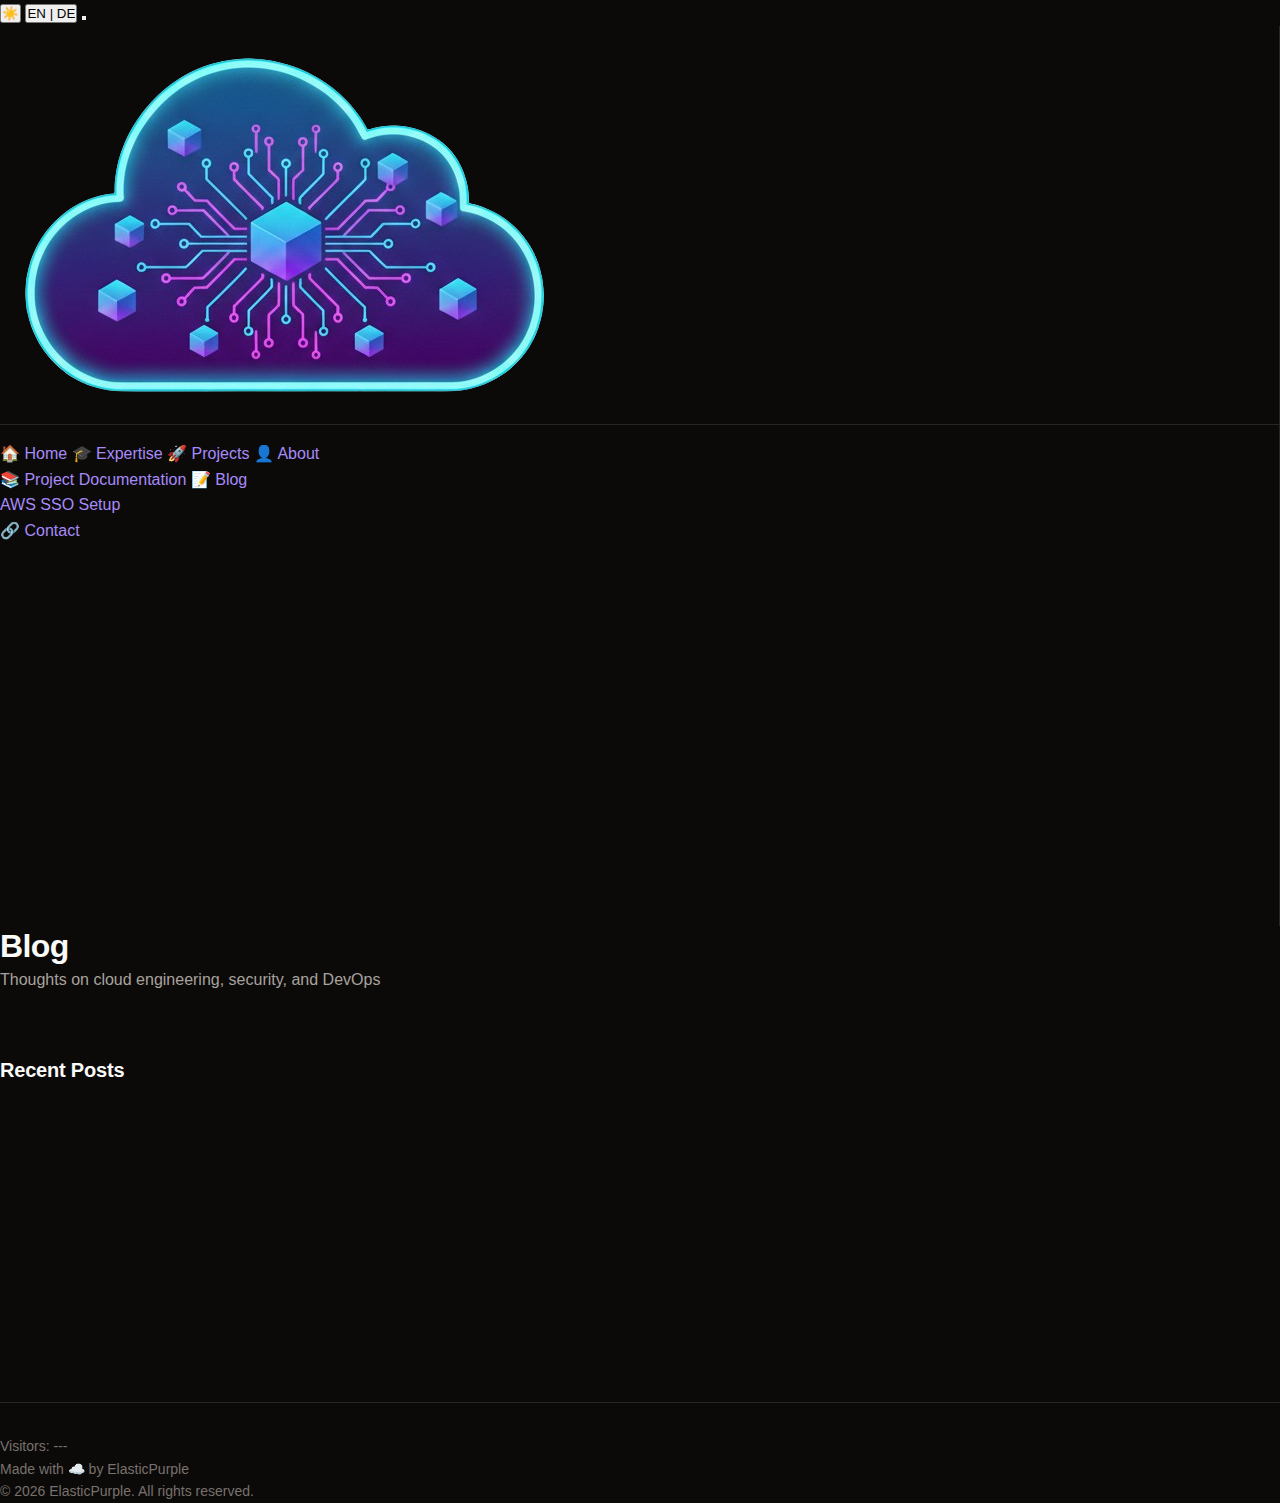
<file: blog/blog.html>
<!DOCTYPE html>
<html lang="en" data-theme="dark">

<head>
    <meta charset="UTF-8">
    <meta name="viewport" content="width=device-width, initial-scale=1.0">
    <title>Blog - ElasticPurple</title>
    <!-- FIX: Remove ../ from paths -->
    <link rel="icon" type="image/png" href="../images/favicon.ico">
    <link rel="stylesheet" href="../styles.css">
</head>

<body>
    <!-- Theme Toggle -->
    <button class="theme-toggle" onclick="toggleTheme()" aria-label="Toggle theme">
        ☀️
    </button>

    <!-- Language Toggle -->
    <button class="language-toggle" onclick="toggleLanguage()" aria-label="Toggle language">
        <span class="lang-en">EN</span> | <span class="lang-de">DE</span>
    </button>

    <!-- Sidebar Navigation -->
    <button class="hamburger" onclick="toggleSidebar()" aria-label="Toggle menu">
        <span></span>
        <span></span>
        <span></span>
    </button>

    <aside class="sidebar" id="sidebar">
        <div class="sidebar-header">
            <a href="../index.html#home">
                <img src="../images/cloudlogo.png" alt="ElasticPurple Logo" class="sidebar-logo">
            </a>
        </div>
        <nav class="sidebar-nav">
            <a href="../index.html" class="nav-item" data-i18n="navHome">🏠 Home</a>
            <a href="../index.html#expertise" class="nav-item" data-i18n="navExpertise">🎓 Expertise</a>
            <a href="../index.html#projects" class="nav-item" data-i18n="navProjects">🚀 Projects</a>
            <a href="../index.html#about" class="nav-item" data-i18n="navAbout">👤 About</a>
            <div class="nav-separator"></div>
            <a href="../project-documentation/project-docs.html" class="nav-item nav-secondary"
                data-i18n="navProjectDocs">📚 Project Documentation</a>
            <a href="blog.html" class="nav-item nav-secondary active" data-i18n="navBlog">📝 Blog</a>
            <div class="nav-submenu">
                <a href="26012026/blog-sso-setup.html" class="nav-subitem" data-i18n="navBlogSSO">AWS SSO Setup</a>
            </div>
            <a href="https://linkedin.com/in/elasticpurple" class="nav-item nav-secondary" target="_blank"
                rel="noopener noreferrer" data-i18n="navContact">🔗 Contact</a>
        </nav>
    </aside>

    <main class="main-content">

        <!-- Hero Section -->
        <section id="home" class="section hero-banner-section">
            <div class="hero-banner-card">
                <h1 class="hero-banner-title" data-i18n="blogHeroTitle">Blog</h1>
                <p class="hero-banner-tagline" data-i18n="blogTagline">Thoughts on cloud engineering, security, and
                    DevOps</p>
            </div>
        </section>

        <!-- Section Divider -->
        <div class="section-divider"></div>

        <!-- Blog Posts Section -->
        <section id="blog-posts" class="section">
            <h2 class="section-title" data-i18n="blogPostsTitle">Recent Posts</h2>
            <div class="projects-grid">
                <!-- Blog Post 1: SSO Setup -->
                <div class="project-card">
                    <h3 data-i18n="blogPost1Title">Setting up AWS SSO for Terraform State Management</h3>
                    <p class="project-description" data-i18n="blogPost1Desc">
                        A practical guide to configuring AWS IAM Identity Center (SSO) for secure Terraform operations.
                        Learn how to set up SSO, create permission sets organized by service domains, and configure the
                        AWS CLI for seamless authentication without hardcoded credentials.
                    </p>
                    <div class="project-tags">
                        <span class="tag">AWS</span>
                        <span class="tag">IAM Identity Center</span>
                        <span class="tag">SSO</span>
                        <span class="tag">Terraform</span>
                        <span class="tag">Security</span>
                        <span class="tag">CLI</span>
                    </div>
                    <div class="project-links">
                        <a href="26012026/blog-sso-setup.html" class="project-link"><span data-i18n="linkReadArticle">📖
                                Read Article</span></a>
                    </div>
                </div>
            </div>
        </section>

    </main>

    <!-- Footer -->
    <footer class="footer">
        <div class="footer-content">
            <div class="footer-left">
                <span data-i18n="footerVisitors">Visitors</span>: <span id="visitorCount">Loading...</span>
            </div>
            <div class="footer-center">
                <span data-i18n="footerMadeWith">Made with</span> ☁️ <span data-i18n="footerBy">by</span> ElasticPurple
            </div>
            <div class="footer-right">
                © 2026 ElasticPurple. <span data-i18n="footerRights">All rights reserved.</span>
            </div>
        </div>
    </footer>

    <!-- FIX: Path to script.js -->
    <script src="../script.js"></script>
</body>

</html>
</file>
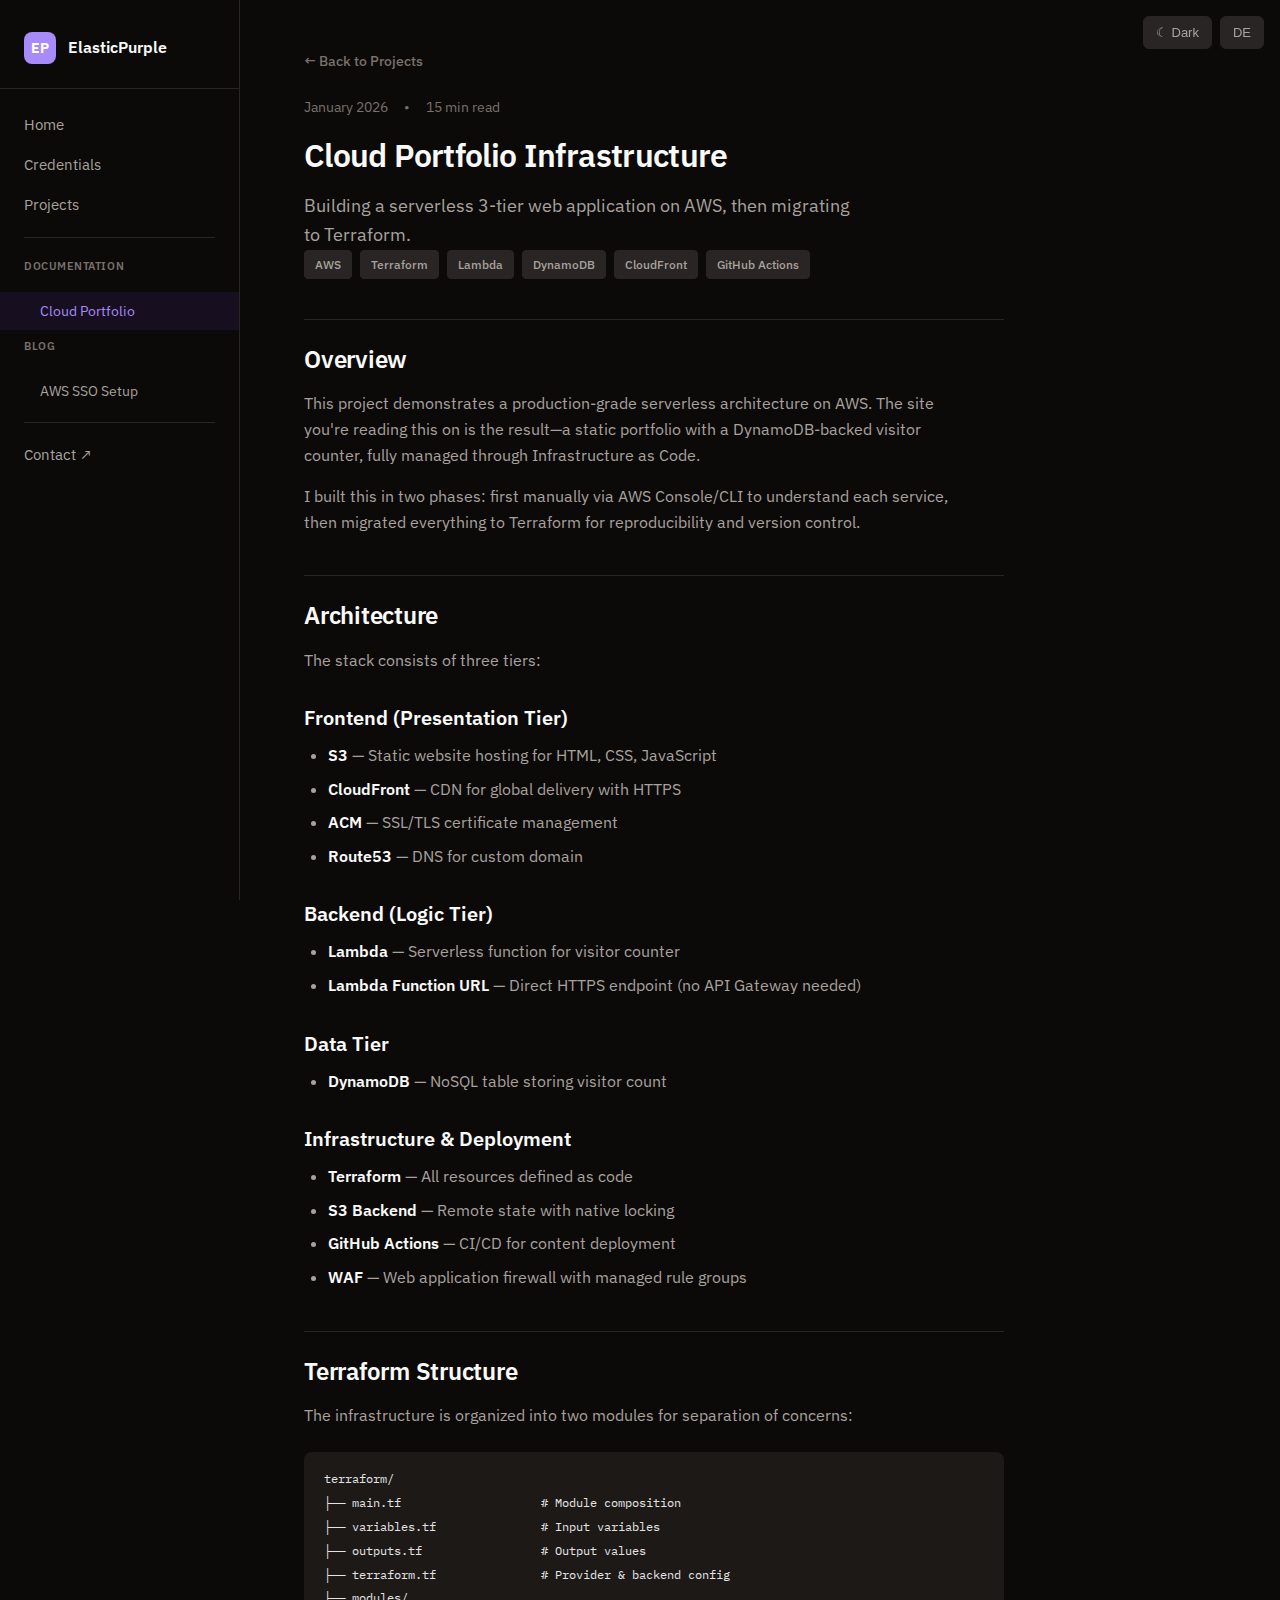
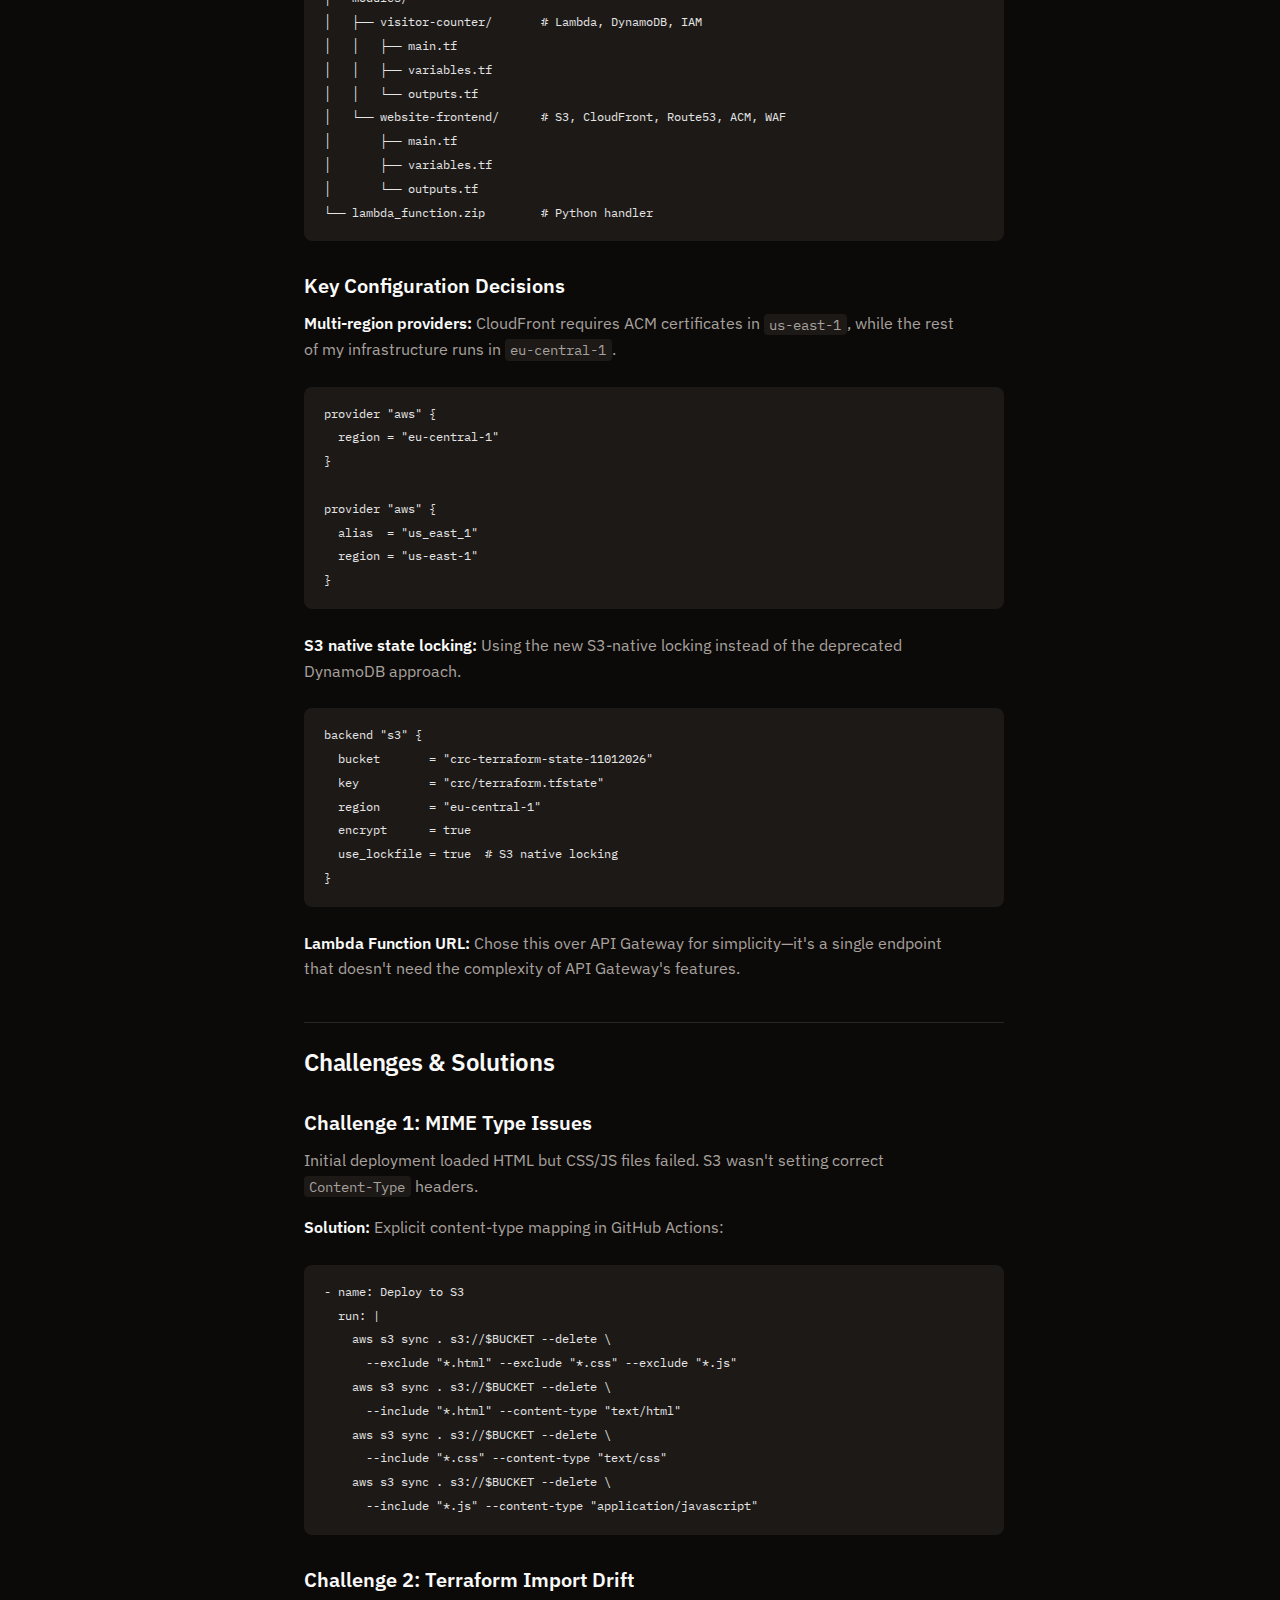
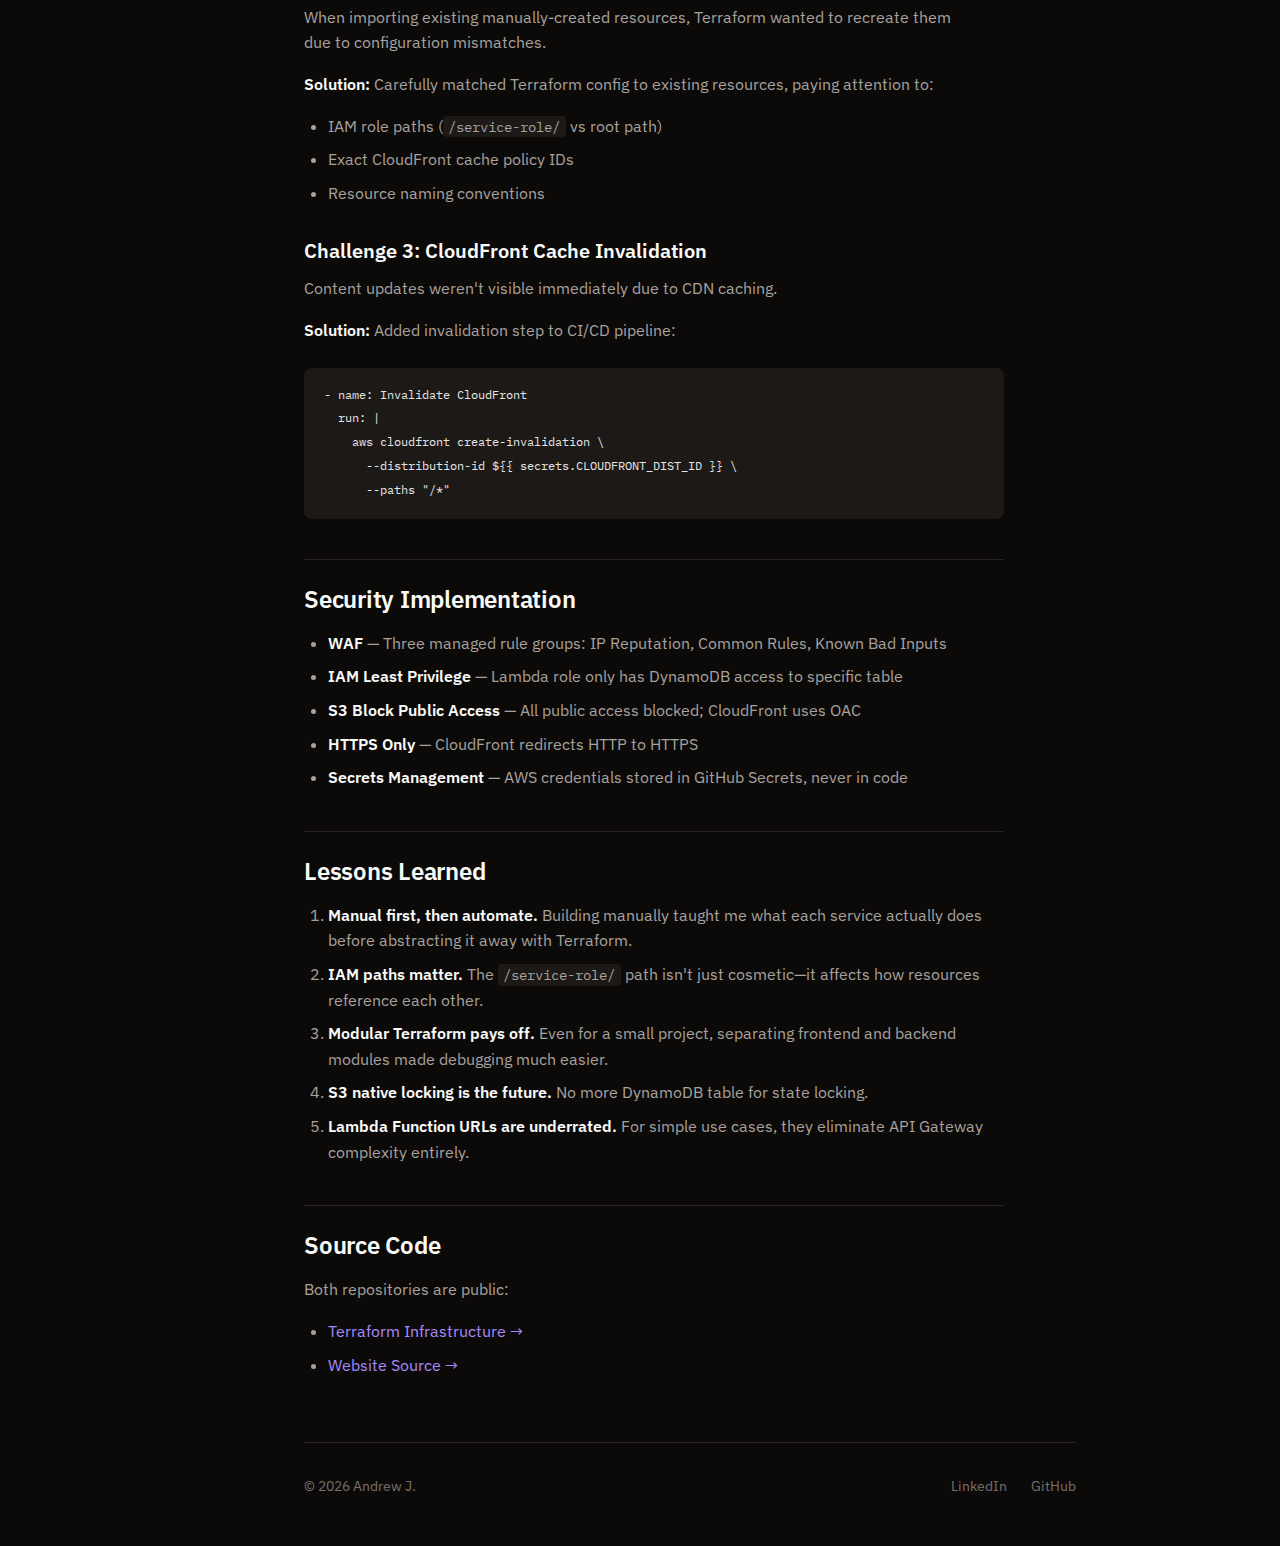
<file: project-docs/cloud-portfolio.html>
<!DOCTYPE html>
<html lang="en" data-theme="dark">
<head>
    <meta charset="UTF-8">
    <meta name="viewport" content="width=device-width, initial-scale=1.0">
    <title>Cloud Portfolio Infrastructure — ElasticPurple</title>
    <meta name="description" content="Technical documentation for building a serverless portfolio on AWS with Terraform and GitHub Actions.">
    
    <link rel="preconnect" href="https://fonts.googleapis.com">
    <link rel="preconnect" href="https://fonts.gstatic.com" crossorigin>
    <link href="https://fonts.googleapis.com/css2?family=IBM+Plex+Mono:wght@400;500&family=IBM+Plex+Sans:wght@400;500;600;700&display=swap" rel="stylesheet">
    
    <link rel="stylesheet" href="../styles.css">
    <link rel="icon" type="image/png" href="../images/favicon.ico">
</head>
<body>
    <!-- Controls -->
    <div class="controls">
        <button class="control-btn" id="themeToggle" onclick="toggleTheme()">☾ Dark</button>
        <button class="control-btn" id="langToggle" onclick="toggleLanguage()">DE</button>
    </div>

    <!-- Mobile Header -->
    <header class="mobile-header">
        <a href="../index.html" class="sidebar-brand">
            <span class="sidebar-brand-icon">EP</span>
            <span class="sidebar-brand-text">ElasticPurple</span>
        </a>
        <button class="mobile-menu-btn" onclick="toggleSidebar()" aria-label="Menu">
            <svg width="20" height="20" viewBox="0 0 20 20" fill="none" stroke="currentColor" stroke-width="2">
                <path d="M3 5h14M3 10h14M3 15h14"/>
            </svg>
        </button>
    </header>

    <div class="sidebar-overlay" id="sidebarOverlay"></div>

    <div class="layout">
        <!-- Sidebar -->
        <aside class="sidebar" id="sidebar">
            <div class="sidebar-header">
                <a href="../index.html" class="sidebar-brand">
                    <span class="sidebar-brand-icon">EP</span>
                    <span class="sidebar-brand-text">ElasticPurple</span>
                </a>
            </div>
            
            <nav class="sidebar-nav">
                <a href="../index.html" class="nav-link">Home</a>
                <a href="../index.html#credentials" class="nav-link">Credentials</a>
                <a href="../index.html#projects" class="nav-link">Projects</a>
                
                <div class="nav-divider"></div>
                
                <div class="nav-section">
                    <div class="nav-section-title">Documentation</div>
                </div>
                <a href="cloud-portfolio.html" class="nav-link nav-sublink active">Cloud Portfolio</a>
                
                <div class="nav-section">
                    <div class="nav-section-title">Blog</div>
                </div>
                <a href="../blog/aws-sso-terraform.html" class="nav-link nav-sublink">AWS SSO Setup</a>
                
                <div class="nav-divider"></div>
                
                <a href="https://linkedin.com/in/elasticpurple" class="nav-link" target="_blank" rel="noopener">Contact ↗</a>
            </nav>
        </aside>

        <!-- Main Content -->
        <main class="main">
            <a href="../index.html#projects" class="back-link">← Back to Projects</a>

            <article class="article">
                <header class="article-header">
                    <div class="article-meta">
                        <span>January 2026</span>
                        <span>•</span>
                        <span>15 min read</span>
                    </div>
                    <h1 class="article-title">Cloud Portfolio Infrastructure</h1>
                    <p class="page-subtitle">Building a serverless 3-tier web application on AWS, then migrating to Terraform.</p>
                    <div class="article-tags">
                        <span class="tag">AWS</span>
                        <span class="tag">Terraform</span>
                        <span class="tag">Lambda</span>
                        <span class="tag">DynamoDB</span>
                        <span class="tag">CloudFront</span>
                        <span class="tag">GitHub Actions</span>
                    </div>
                </header>

                <div class="article-content">
                    <h2>Overview</h2>
                    <p>
                        This project demonstrates a production-grade serverless architecture on AWS. The site you're reading this on is the result—a static portfolio with a DynamoDB-backed visitor counter, fully managed through Infrastructure as Code.
                    </p>
                    <p>
                        I built this in two phases: first manually via AWS Console/CLI to understand each service, then migrated everything to Terraform for reproducibility and version control.
                    </p>

                    <h2>Architecture</h2>
                    <p>The stack consists of three tiers:</p>

                    <h3>Frontend (Presentation Tier)</h3>
                    <ul>
                        <li><strong>S3</strong> — Static website hosting for HTML, CSS, JavaScript</li>
                        <li><strong>CloudFront</strong> — CDN for global delivery with HTTPS</li>
                        <li><strong>ACM</strong> — SSL/TLS certificate management</li>
                        <li><strong>Route53</strong> — DNS for custom domain</li>
                    </ul>

                    <h3>Backend (Logic Tier)</h3>
                    <ul>
                        <li><strong>Lambda</strong> — Serverless function for visitor counter</li>
                        <li><strong>Lambda Function URL</strong> — Direct HTTPS endpoint (no API Gateway needed)</li>
                    </ul>

                    <h3>Data Tier</h3>
                    <ul>
                        <li><strong>DynamoDB</strong> — NoSQL table storing visitor count</li>
                    </ul>

                    <h3>Infrastructure & Deployment</h3>
                    <ul>
                        <li><strong>Terraform</strong> — All resources defined as code</li>
                        <li><strong>S3 Backend</strong> — Remote state with native locking</li>
                        <li><strong>GitHub Actions</strong> — CI/CD for content deployment</li>
                        <li><strong>WAF</strong> — Web application firewall with managed rule groups</li>
                    </ul>

                    <h2>Terraform Structure</h2>
                    <p>The infrastructure is organized into two modules for separation of concerns:</p>

<pre><code>terraform/
├── main.tf                    # Module composition
├── variables.tf               # Input variables
├── outputs.tf                 # Output values
├── terraform.tf               # Provider & backend config
├── modules/
│   ├── visitor-counter/       # Lambda, DynamoDB, IAM
│   │   ├── main.tf
│   │   ├── variables.tf
│   │   └── outputs.tf
│   └── website-frontend/      # S3, CloudFront, Route53, ACM, WAF
│       ├── main.tf
│       ├── variables.tf
│       └── outputs.tf
└── lambda_function.zip        # Python handler</code></pre>

                    <h3>Key Configuration Decisions</h3>
                    
                    <p><strong>Multi-region providers:</strong> CloudFront requires ACM certificates in <code>us-east-1</code>, while the rest of my infrastructure runs in <code>eu-central-1</code>.</p>

<pre><code>provider "aws" {
  region = "eu-central-1"
}

provider "aws" {
  alias  = "us_east_1"
  region = "us-east-1"
}</code></pre>

                    <p><strong>S3 native state locking:</strong> Using the new S3-native locking instead of the deprecated DynamoDB approach.</p>

<pre><code>backend "s3" {
  bucket       = "crc-terraform-state-11012026"
  key          = "crc/terraform.tfstate"
  region       = "eu-central-1"
  encrypt      = true
  use_lockfile = true  # S3 native locking
}</code></pre>

                    <p><strong>Lambda Function URL:</strong> Chose this over API Gateway for simplicity—it's a single endpoint that doesn't need the complexity of API Gateway's features.</p>

                    <h2>Challenges & Solutions</h2>

                    <h3>Challenge 1: MIME Type Issues</h3>
                    <p>
                        Initial deployment loaded HTML but CSS/JS files failed. S3 wasn't setting correct <code>Content-Type</code> headers.
                    </p>
                    <p><strong>Solution:</strong> Explicit content-type mapping in GitHub Actions:</p>

<pre><code>- name: Deploy to S3
  run: |
    aws s3 sync . s3://$BUCKET --delete \
      --exclude "*.html" --exclude "*.css" --exclude "*.js"
    aws s3 sync . s3://$BUCKET --delete \
      --include "*.html" --content-type "text/html"
    aws s3 sync . s3://$BUCKET --delete \
      --include "*.css" --content-type "text/css"
    aws s3 sync . s3://$BUCKET --delete \
      --include "*.js" --content-type "application/javascript"</code></pre>

                    <h3>Challenge 2: Terraform Import Drift</h3>
                    <p>
                        When importing existing manually-created resources, Terraform wanted to recreate them due to configuration mismatches.
                    </p>
                    <p><strong>Solution:</strong> Carefully matched Terraform config to existing resources, paying attention to:</p>
                    <ul>
                        <li>IAM role paths (<code>/service-role/</code> vs root path)</li>
                        <li>Exact CloudFront cache policy IDs</li>
                        <li>Resource naming conventions</li>
                    </ul>

                    <h3>Challenge 3: CloudFront Cache Invalidation</h3>
                    <p>
                        Content updates weren't visible immediately due to CDN caching.
                    </p>
                    <p><strong>Solution:</strong> Added invalidation step to CI/CD pipeline:</p>

<pre><code>- name: Invalidate CloudFront
  run: |
    aws cloudfront create-invalidation \
      --distribution-id ${{ secrets.CLOUDFRONT_DIST_ID }} \
      --paths "/*"</code></pre>

                    <h2>Security Implementation</h2>
                    <ul>
                        <li><strong>WAF</strong> — Three managed rule groups: IP Reputation, Common Rules, Known Bad Inputs</li>
                        <li><strong>IAM Least Privilege</strong> — Lambda role only has DynamoDB access to specific table</li>
                        <li><strong>S3 Block Public Access</strong> — All public access blocked; CloudFront uses OAC</li>
                        <li><strong>HTTPS Only</strong> — CloudFront redirects HTTP to HTTPS</li>
                        <li><strong>Secrets Management</strong> — AWS credentials stored in GitHub Secrets, never in code</li>
                    </ul>

                    <h2>Lessons Learned</h2>
                    <ol>
                        <li><strong>Manual first, then automate.</strong> Building manually taught me what each service actually does before abstracting it away with Terraform.</li>
                        <li><strong>IAM paths matter.</strong> The <code>/service-role/</code> path isn't just cosmetic—it affects how resources reference each other.</li>
                        <li><strong>Modular Terraform pays off.</strong> Even for a small project, separating frontend and backend modules made debugging much easier.</li>
                        <li><strong>S3 native locking is the future.</strong> No more DynamoDB table for state locking.</li>
                        <li><strong>Lambda Function URLs are underrated.</strong> For simple use cases, they eliminate API Gateway complexity entirely.</li>
                    </ol>

                    <h2 id="repository">Source Code</h2>
                    <p>Both repositories are public:</p>
                    <ul>
                        <li><a href="https://github.com/jtlab-studio/terraform-crc" target="_blank" rel="noopener">Terraform Infrastructure →</a></li>
                        <li><a href="https://github.com/jtlab-studio/aws-elastic-purple-website" target="_blank" rel="noopener">Website Source →</a></li>
                    </ul>
                </div>
            </article>

            <!-- Footer -->
            <footer class="footer">
                <div>
                    <span>© 2026 Andrew J.</span>
                </div>
                <div class="footer-links">
                    <a href="https://linkedin.com/in/elasticpurple" target="_blank" rel="noopener">LinkedIn</a>
                    <a href="https://github.com/jtlab-studio" target="_blank" rel="noopener">GitHub</a>
                </div>
            </footer>
        </main>
    </div>

    <script src="../script.js"></script>
</body>
</html>
</file>
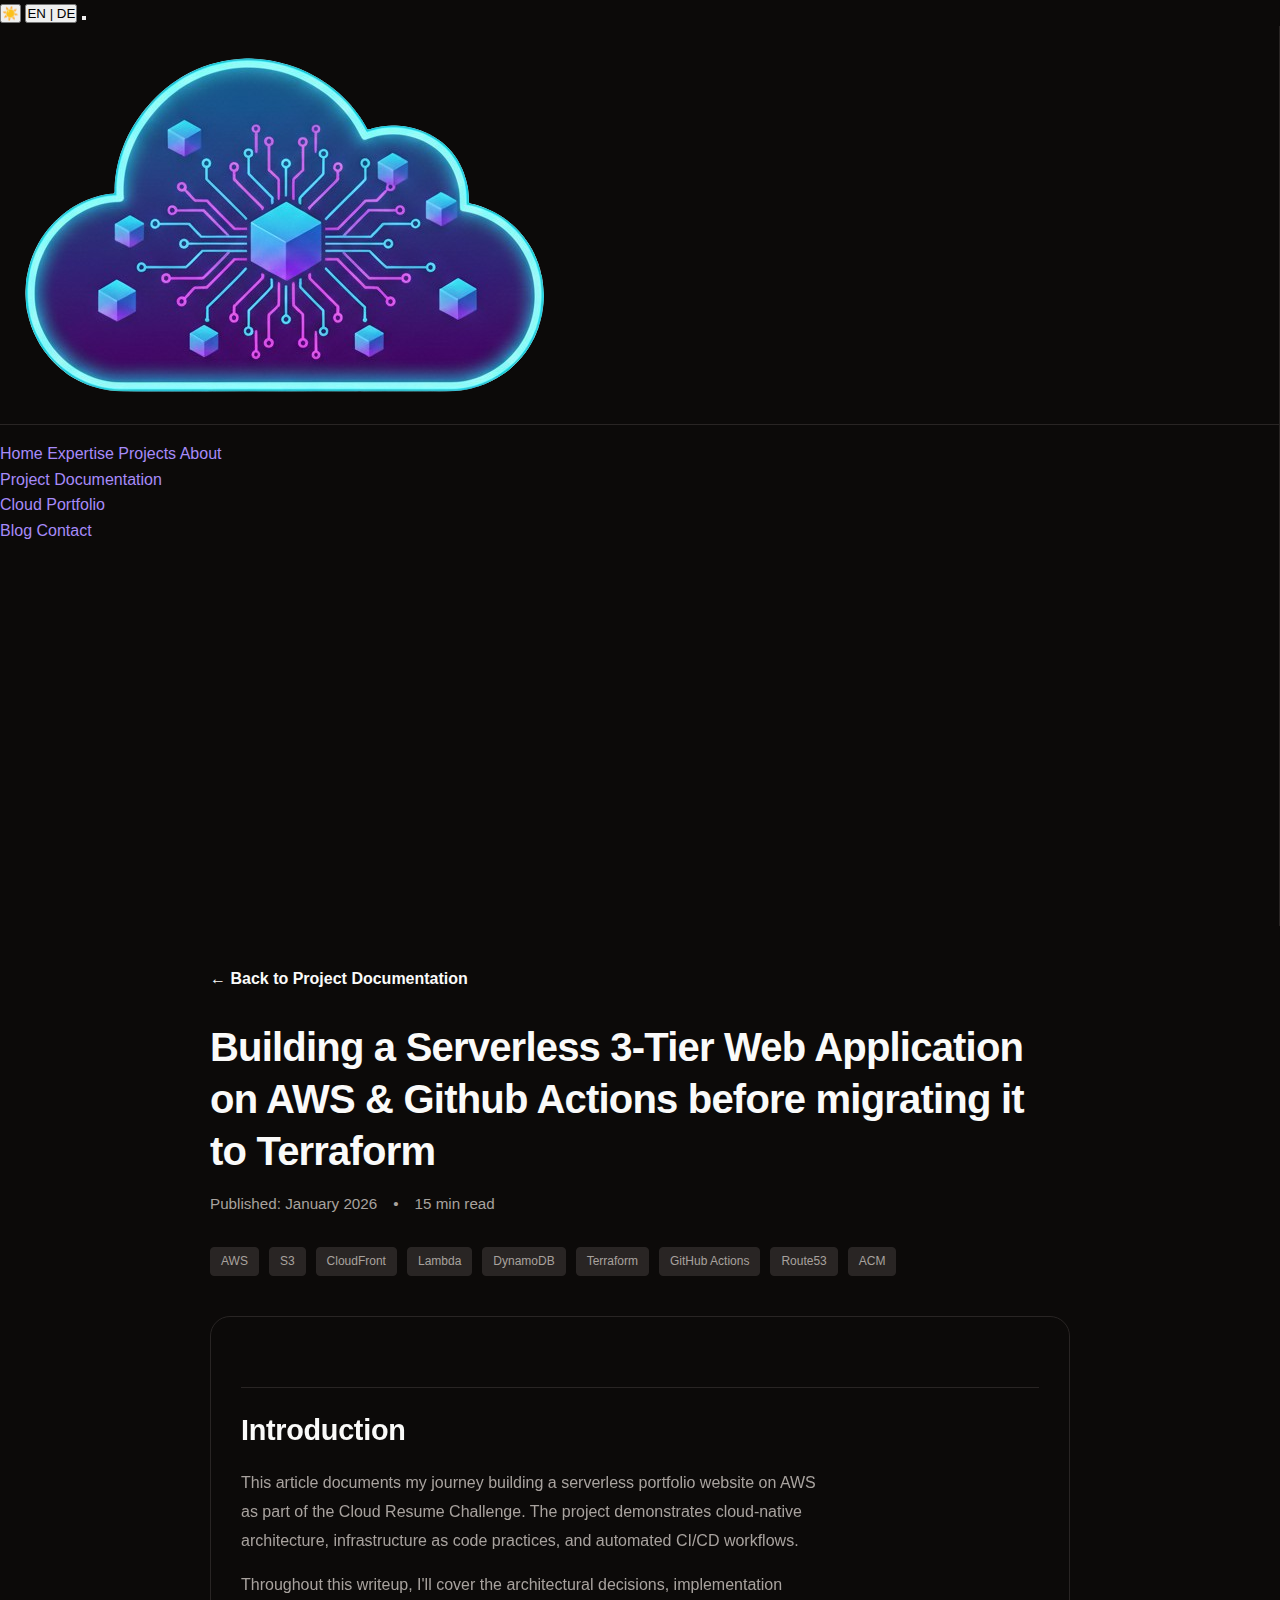
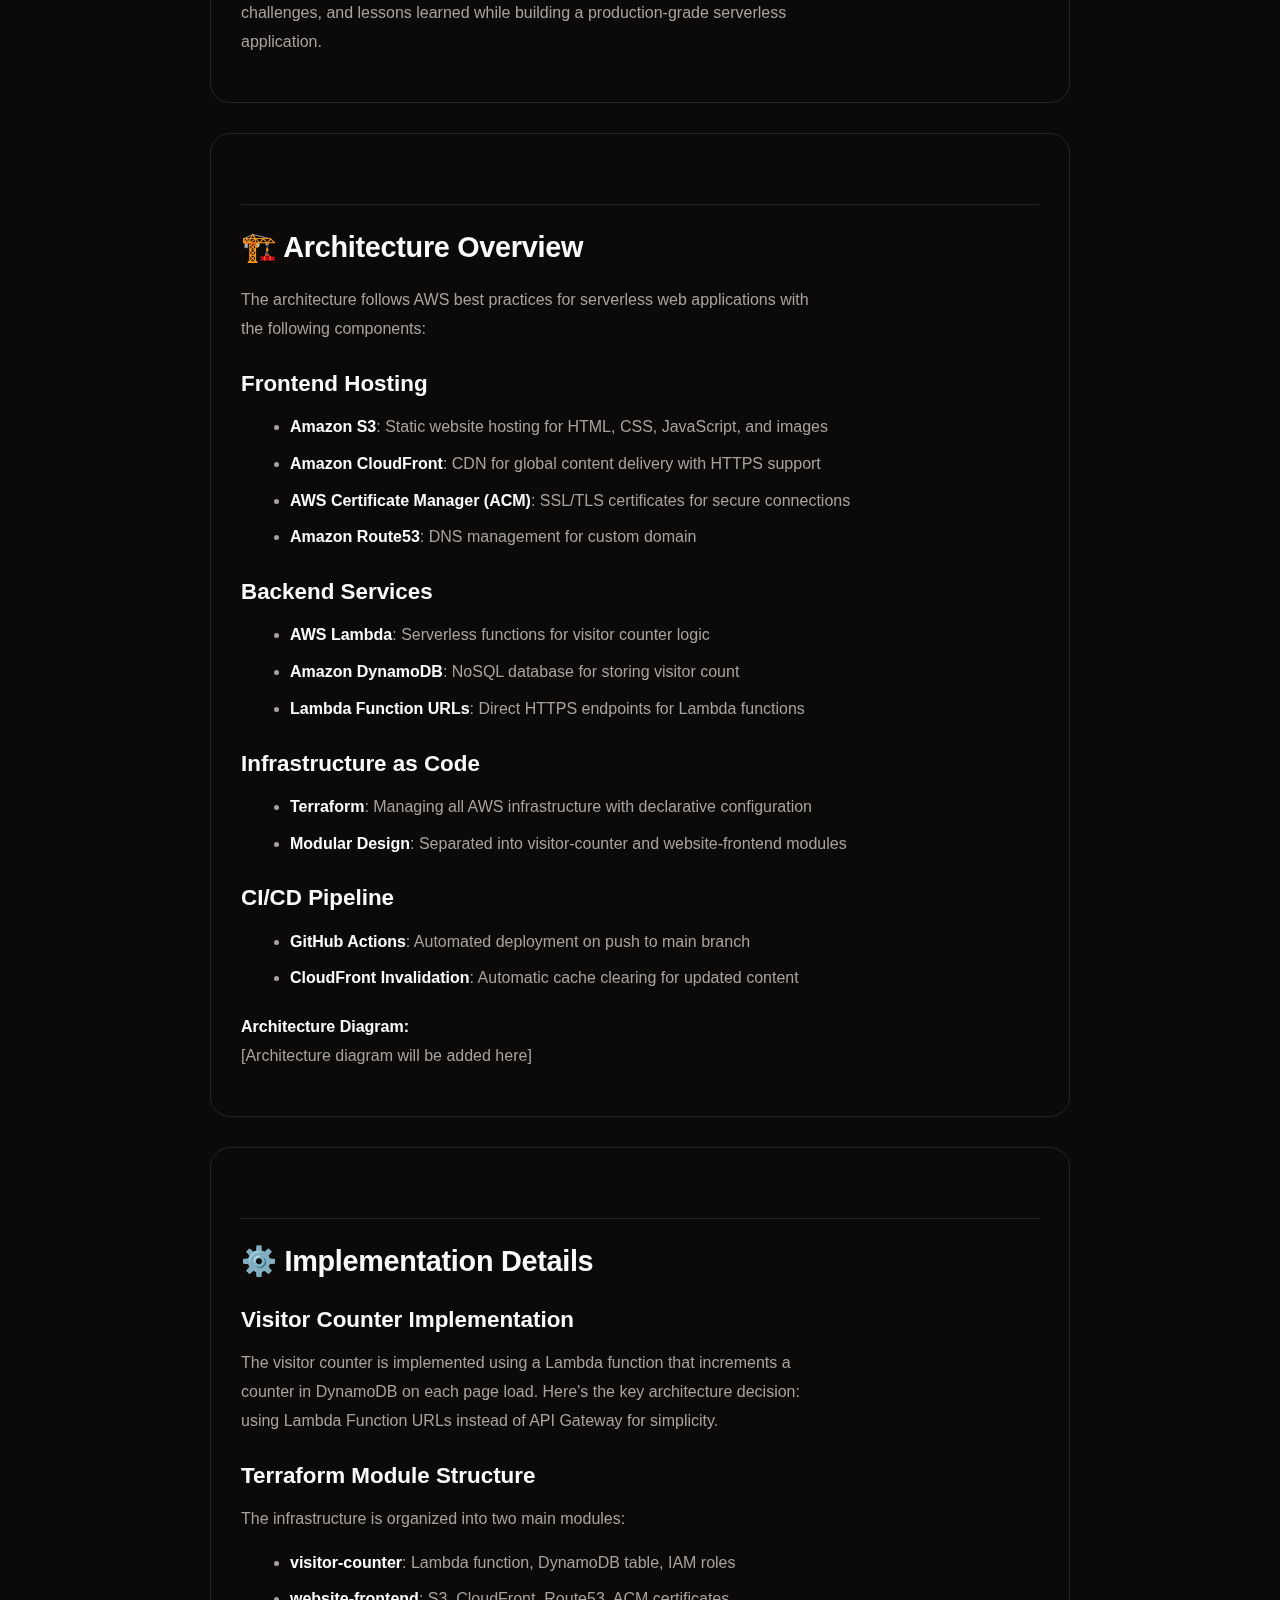
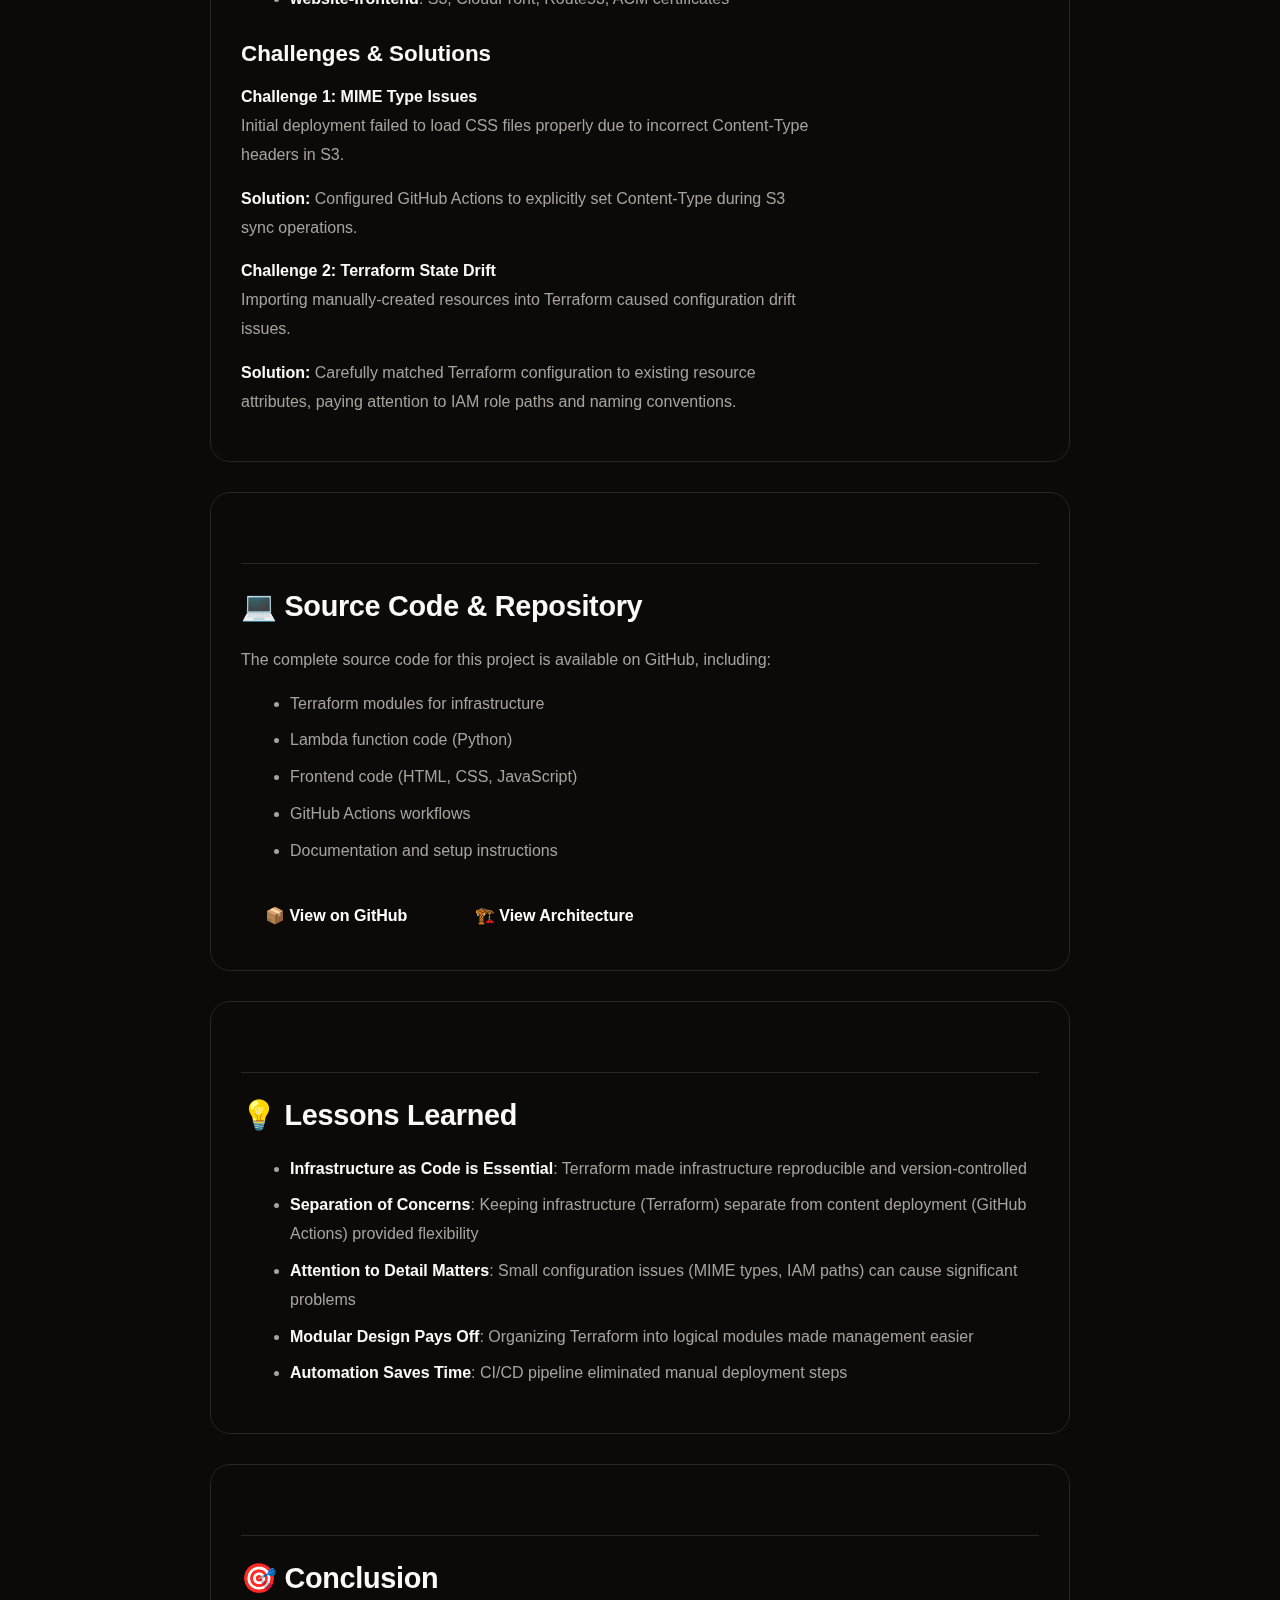
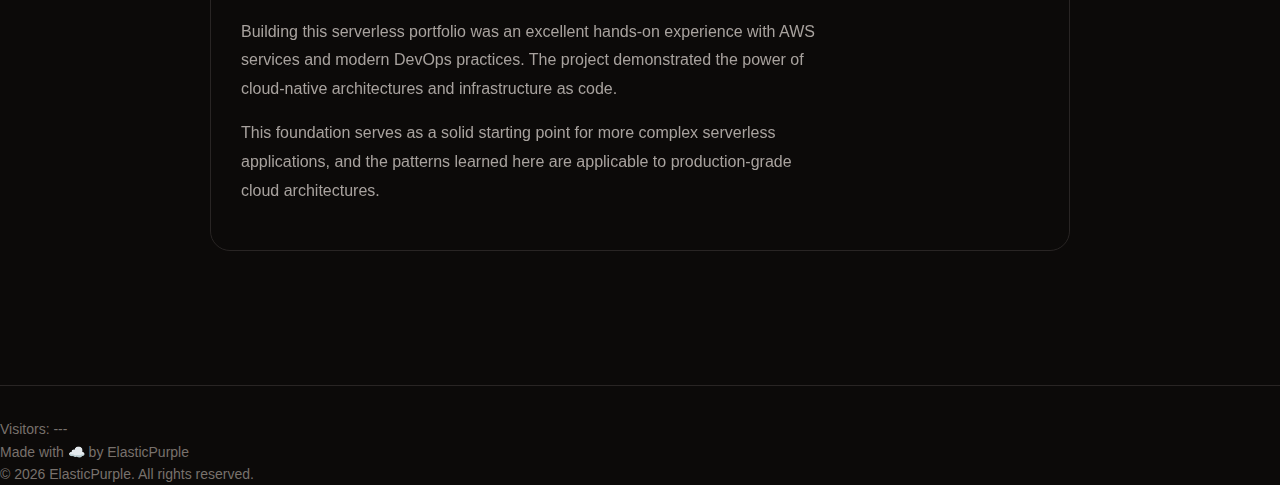
<file: project-documentation/project-1/crc-article.html>
<!DOCTYPE html>
<html lang="en" data-theme="dark">

<head>
    <meta charset="UTF-8">
    <meta name="viewport" content="width=device-width, initial-scale=1.0">
    <title>Cloud Resume Challenge - ElasticPurple</title>
    <link rel="icon" type="image/png" href="../../images/favicon.ico">
    <link rel="stylesheet" href="../../styles.css">
    <style>
        .article-content {
            max-width: 900px;
            margin: 0 auto;
            padding: 40px 20px;
        }

        .article-header {
            margin-bottom: 40px;
        }

        .article-title {
            font-size: 2.5rem;
            margin-bottom: 15px;
            color: var(--text-primary);
        }

        .article-meta {
            color: var(--text-secondary);
            font-size: 0.95rem;
            margin-bottom: 30px;
        }

        .article-tags {
            display: flex;
            flex-wrap: wrap;
            gap: 10px;
            margin-bottom: 30px;
        }

        .article-section {
            background: var(--bg-card);
            backdrop-filter: blur(10px);
            -webkit-backdrop-filter: blur(10px);
            padding: 30px;
            border-radius: 20px;
            box-shadow: var(--shadow);
            border: 1px solid var(--border-color);
            margin-bottom: 30px;
        }

        .article-section h2 {
            font-size: 1.8rem;
            margin-bottom: 20px;
            color: var(--accent-color);
        }

        .article-section h3 {
            font-size: 1.4rem;
            margin-top: 25px;
            margin-bottom: 15px;
            color: var(--text-primary);
        }

        .article-section p {
            color: var(--text-secondary);
            line-height: 1.8;
            margin-bottom: 15px;
        }

        .article-section ul,
        .article-section ol {
            color: var(--text-secondary);
            line-height: 1.8;
            margin-left: 25px;
            margin-bottom: 15px;
        }

        .article-section li {
            margin-bottom: 8px;
        }

        .article-section code {
            background: rgba(167, 139, 250, 0.1);
            padding: 2px 6px;
            border-radius: 4px;
            font-family: 'Courier New', monospace;
            font-size: 0.9em;
        }

        .article-section pre {
            background: rgba(0, 0, 0, 0.3);
            padding: 15px;
            border-radius: 10px;
            overflow-x: auto;
            margin: 15px 0;
        }

        .article-section pre code {
            background: none;
            padding: 0;
        }

        .article-link-btn {
            display: inline-block;
            padding: 12px 24px;
            background: var(--accent-color);
            color: white;
            text-decoration: none;
            border-radius: 10px;
            font-weight: 600;
            transition: all 0.3s ease;
            margin-right: 15px;
            margin-top: 10px;
        }

        .article-link-btn:hover {
            background: var(--accent-hover);
            transform: translateY(-2px);
            box-shadow: 0 4px 12px rgba(167, 139, 250, 0.4);
        }

        .back-to-projectdocs {
            display: inline-block;
            margin-bottom: 30px;
            color: var(--accent-color);
            text-decoration: none;
            font-weight: 600;
        }

        .back-to-projectdocs:hover {
            color: var(--accent-hover);
        }
    </style>
</head>

<body>
    <!-- Theme Toggle -->
    <button class="theme-toggle" onclick="toggleTheme()" aria-label="Toggle theme">
        ☀️
    </button>

    <!-- Language Toggle -->
    <button class="language-toggle" onclick="toggleLanguage()" aria-label="Toggle language">
        <span class="lang-en">EN</span> | <span class="lang-de">DE</span>
    </button>

    <!-- Sidebar Navigation -->
    <button class="hamburger" onclick="toggleSidebar()" aria-label="Toggle menu">
        <span></span>
        <span></span>
        <span></span>
    </button>

    <aside class="sidebar" id="sidebar">
        <div class="sidebar-header">
            <a href="../../index.html#home">
                <img src="../../images/cloudlogo.png" alt="ElasticPurple Logo" class="sidebar-logo">
            </a>
        </div>
        <nav class="sidebar-nav">
            <a href="../../index.html" class="nav-item" data-i18n="navHome">Home</a>
            <a href="../../index.html#expertise" class="nav-item" data-i18n="navExpertise">Expertise</a>
            <a href="../../index.html#projects" class="nav-item" data-i18n="navProjects">Projects</a>
            <a href="../../index.html#about" class="nav-item" data-i18n="navAbout">About</a>
            <div class="nav-separator"></div>
            <a href="../project-docs.html" class="nav-item nav-secondary active" data-i18n="navProjectDocs">Project
                Documentation</a>
            <div class="nav-submenu">
                <a href="crc-article.html" class="nav-subitem active" data-i18n="navWriteUpCRC">Cloud Portfolio</a>
            </div>
            <a href="../../blog/blog.html" class="nav-item nav-secondary" data-i18n="navBlog">Blog</a>
            <a href="https://linkedin.com/in/elasticpurple" class="nav-item nav-secondary" target="_blank"
                rel="noopener noreferrer" data-i18n="navContact">Contact</a>
        </nav>
    </aside>

    <main class="main-content">
        <div class="article-content">
            <a href="../project-docs.html" class="back-to-projectdocs">← <span data-i18n="backToProjectDocs">Back to
                    Project Documentation</span></a>

            <div class="article-header">
                <h1 class="article-title" data-i18n="crcArticleTitle">Building a Serverless 3-Tier Web Application on
                    AWS & Github Actions before migrating it to Terraform</h1>
                <div class="article-meta">
                    <span data-i18n="crcArticleDate">Published: January 2026</span> •
                    <span data-i18n="crcArticleReadTime">15 min read</span>
                </div>
                <div class="article-tags">
                    <span class="tag">AWS</span>
                    <span class="tag">S3</span>
                    <span class="tag">CloudFront</span>
                    <span class="tag">Lambda</span>
                    <span class="tag">DynamoDB</span>
                    <span class="tag">Terraform</span>
                    <span class="tag">GitHub Actions</span>
                    <span class="tag">Route53</span>
                    <span class="tag">ACM</span>
                </div>
            </div>

            <!-- Introduction Section -->
            <div class="article-section">
                <h2 data-i18n="crcIntroTitle">Introduction</h2>
                <p data-i18n="crcIntroPara1">
                    This article documents my journey building a serverless portfolio website on AWS as part of the
                    Cloud Resume Challenge.
                    The project demonstrates cloud-native architecture, infrastructure as code practices, and automated
                    CI/CD workflows.
                </p>
                <p data-i18n="crcIntroPara2">
                    Throughout this writeup, I'll cover the architectural decisions, implementation challenges, and
                    lessons learned
                    while building a production-grade serverless application.
                </p>
            </div>

            <!-- Architecture Section -->
            <div class="article-section" id="architecture">
                <h2 data-i18n="crcArchTitle">🏗️ Architecture Overview</h2>
                <p data-i18n="crcArchPara1">
                    The architecture follows AWS best practices for serverless web applications with the following
                    components:
                </p>

                <h3 data-i18n="crcArchFrontendTitle">Frontend Hosting</h3>
                <ul>
                    <li data-i18n="crcArchFrontend1"><strong>Amazon S3</strong>: Static website hosting for HTML, CSS,
                        JavaScript, and images</li>
                    <li data-i18n="crcArchFrontend2"><strong>Amazon CloudFront</strong>: CDN for global content delivery
                        with HTTPS support</li>
                    <li data-i18n="crcArchFrontend3"><strong>AWS Certificate Manager (ACM)</strong>: SSL/TLS
                        certificates for secure connections</li>
                    <li data-i18n="crcArchFrontend4"><strong>Amazon Route53</strong>: DNS management for custom domain
                    </li>
                </ul>

                <h3 data-i18n="crcArchBackendTitle">Backend Services</h3>
                <ul>
                    <li data-i18n="crcArchBackend1"><strong>AWS Lambda</strong>: Serverless functions for visitor
                        counter logic</li>
                    <li data-i18n="crcArchBackend2"><strong>Amazon DynamoDB</strong>: NoSQL database for storing visitor
                        count</li>
                    <li data-i18n="crcArchBackend3"><strong>Lambda Function URLs</strong>: Direct HTTPS endpoints for
                        Lambda functions</li>
                </ul>

                <h3 data-i18n="crcArchIacTitle">Infrastructure as Code</h3>
                <ul>
                    <li data-i18n="crcArchIac1"><strong>Terraform</strong>: Managing all AWS infrastructure with
                        declarative configuration</li>
                    <li data-i18n="crcArchIac2"><strong>Modular Design</strong>: Separated into visitor-counter and
                        website-frontend modules</li>
                </ul>

                <h3 data-i18n="crcArchCicdTitle">CI/CD Pipeline</h3>
                <ul>
                    <li data-i18n="crcArchCicd1"><strong>GitHub Actions</strong>: Automated deployment on push to main
                        branch</li>
                    <li data-i18n="crcArchCicd2"><strong>CloudFront Invalidation</strong>: Automatic cache clearing for
                        updated content</li>
                </ul>

                <p style="margin-top: 20px;">
                    <strong data-i18n="crcArchDiagram">Architecture Diagram:</strong><br>
                    <span data-i18n="crcArchPlaceholder">[Architecture diagram will be added here]</span>
                </p>
            </div>

            <!-- Implementation Section -->
            <div class="article-section">
                <h2 data-i18n="crcImplTitle">⚙️ Implementation Details</h2>

                <h3 data-i18n="crcImplVisitorTitle">Visitor Counter Implementation</h3>
                <p data-i18n="crcImplVisitorPara">
                    The visitor counter is implemented using a Lambda function that increments a counter in DynamoDB on
                    each page load.
                    Here's the key architecture decision: using Lambda Function URLs instead of API Gateway for
                    simplicity.
                </p>

                <h3 data-i18n="crcImplTerraformTitle">Terraform Module Structure</h3>
                <p data-i18n="crcImplTerraformPara">
                    The infrastructure is organized into two main modules:
                </p>
                <ul>
                    <li data-i18n="crcImplTerraform1"><strong>visitor-counter</strong>: Lambda function, DynamoDB table,
                        IAM roles</li>
                    <li data-i18n="crcImplTerraform2"><strong>website-frontend</strong>: S3, CloudFront, Route53, ACM
                        certificates</li>
                </ul>

                <h3 data-i18n="crcImplChallengesTitle">Challenges & Solutions</h3>
                <p data-i18n="crcImplChallenges1">
                    <strong>Challenge 1: MIME Type Issues</strong><br>
                    Initial deployment failed to load CSS files properly due to incorrect Content-Type headers in S3.
                </p>
                <p data-i18n="crcImplSolution1">
                    <strong>Solution:</strong> Configured GitHub Actions to explicitly set Content-Type during S3 sync
                    operations.
                </p>

                <p data-i18n="crcImplChallenges2">
                    <strong>Challenge 2: Terraform State Drift</strong><br>
                    Importing manually-created resources into Terraform caused configuration drift issues.
                </p>
                <p data-i18n="crcImplSolution2">
                    <strong>Solution:</strong> Carefully matched Terraform configuration to existing resource
                    attributes, paying attention to IAM role paths and naming conventions.
                </p>
            </div>

            <!-- Repository Section -->
            <div class="article-section" id="repository">
                <h2 data-i18n="crcRepoTitle">💻 Source Code & Repository</h2>
                <p data-i18n="crcRepoPara1">
                    The complete source code for this project is available on GitHub, including:
                </p>
                <ul>
                    <li data-i18n="crcRepo1">Terraform modules for infrastructure</li>
                    <li data-i18n="crcRepo2">Lambda function code (Python)</li>
                    <li data-i18n="crcRepo3">Frontend code (HTML, CSS, JavaScript)</li>
                    <li data-i18n="crcRepo4">GitHub Actions workflows</li>
                    <li data-i18n="crcRepo5">Documentation and setup instructions</li>
                </ul>

                <a href="https://github.com/yourusername/cloud-resume-challenge" class="article-link-btn"
                    target="_blank" rel="noopener noreferrer">
                    <span data-i18n="viewGitHub">📦 View on GitHub</span>
                </a>
                <a href="#architecture" class="article-link-btn">
                    <span data-i18n="viewArchitecture">🏗️ View Architecture</span>
                </a>
            </div>

            <!-- Lessons Learned Section -->
            <div class="article-section">
                <h2 data-i18n="crcLessonsTitle">💡 Lessons Learned</h2>
                <ul>
                    <li data-i18n="crcLesson1"><strong>Infrastructure as Code is Essential</strong>: Terraform made
                        infrastructure reproducible and version-controlled</li>
                    <li data-i18n="crcLesson2"><strong>Separation of Concerns</strong>: Keeping infrastructure
                        (Terraform) separate from content deployment (GitHub Actions) provided flexibility</li>
                    <li data-i18n="crcLesson3"><strong>Attention to Detail Matters</strong>: Small configuration issues
                        (MIME types, IAM paths) can cause significant problems</li>
                    <li data-i18n="crcLesson4"><strong>Modular Design Pays Off</strong>: Organizing Terraform into
                        logical modules made management easier</li>
                    <li data-i18n="crcLesson5"><strong>Automation Saves Time</strong>: CI/CD pipeline eliminated manual
                        deployment steps</li>
                </ul>
            </div>

            <!-- Conclusion Section -->
            <div class="article-section">
                <h2 data-i18n="crcConclusionTitle">🎯 Conclusion</h2>
                <p data-i18n="crcConclusionPara1">
                    Building this serverless portfolio was an excellent hands-on experience with AWS services and modern
                    DevOps practices.
                    The project demonstrated the power of cloud-native architectures and infrastructure as code.
                </p>
                <p data-i18n="crcConclusionPara2">
                    This foundation serves as a solid starting point for more complex serverless applications, and the
                    patterns
                    learned here are applicable to production-grade cloud architectures.
                </p>
            </div>

        </div>
    </main>

    <!-- Footer -->
    <footer class="footer">
        <div class="footer-content">
            <div class="footer-left">
                <span data-i18n="footerVisitors">Visitors</span>: <span id="visitorCount">---</span>
            </div>
            <div class="footer-center">
                <span data-i18n="footerMadeWith">Made with</span> ☁️ <span data-i18n="footerBy">by</span> ElasticPurple
            </div>
            <div class="footer-right">
                © 2026 ElasticPurple. <span data-i18n="footerRights">All rights reserved.</span>
            </div>
        </div>
    </footer>

    <script src="../../script.js"></script>
</body>

</html>
</file>
<file: styles.css>
/* 
 * ElasticPurple v2 - Documentation-First Design
 * Design philosophy: Confidence through restraint
 * Inspired by: Stripe docs, Tailscale blog, internal eng wikis
 */

/* ===== CSS Variables ===== */
:root {
    /* Light theme - warm paper tones */
    --bg-primary: #fafaf9;
    --bg-secondary: #f5f5f4;
    --bg-tertiary: #ffffff;
    --text-primary: #1c1917;
    --text-secondary: #57534e;
    --text-muted: #a8a29e;
    --border-color: #e7e5e4;
    --border-subtle: #f5f5f4;
    --accent: #7c3aed;
    --accent-muted: #a78bfa;
    --accent-bg: #f5f3ff;
    --success: #059669;
    --warning: #d97706;
    --code-bg: #1e1e1e;
    --shadow-sm: 0 1px 2px rgba(0, 0, 0, 0.04);
    --shadow-md: 0 2px 8px rgba(0, 0, 0, 0.06);
}

[data-theme="dark"] {
    --bg-primary: #0c0a09;
    --bg-secondary: #1c1917;
    --bg-tertiary: #292524;
    --text-primary: #fafaf9;
    --text-secondary: #a8a29e;
    --text-muted: #78716c;
    --border-color: #292524;
    --border-subtle: #1c1917;
    --accent: #a78bfa;
    --accent-muted: #7c3aed;
    --accent-bg: rgba(124, 58, 237, 0.1);
    --success: #34d399;
    --warning: #fbbf24;
    --code-bg: #1c1917;
    --shadow-sm: 0 1px 2px rgba(0, 0, 0, 0.2);
    --shadow-md: 0 2px 8px rgba(0, 0, 0, 0.3);
}

/* ===== Reset & Base ===== */
*,
*::before,
*::after {
    margin: 0;
    padding: 0;
    box-sizing: border-box;
}

html {
    scroll-behavior: smooth;
    font-size: 16px;
    -webkit-font-smoothing: antialiased;
    -moz-osx-font-smoothing: grayscale;
}

body {
    font-family: 'IBM Plex Sans', -apple-system, BlinkMacSystemFont, sans-serif;
    background: var(--bg-primary);
    color: var(--text-primary);
    line-height: 1.6;
    min-height: 100vh;
}

/* ===== Typography ===== */
h1,
h2,
h3,
h4,
h5,
h6 {
    font-family: 'IBM Plex Sans', sans-serif;
    font-weight: 600;
    line-height: 1.3;
    color: var(--text-primary);
}

h1 {
    font-size: 2rem;
    letter-spacing: -0.02em;
}

h2 {
    font-size: 1.5rem;
    letter-spacing: -0.01em;
}

h3 {
    font-size: 1.25rem;
}

h4 {
    font-size: 1.125rem;
}

p {
    color: var(--text-secondary);
    max-width: 65ch;
}

a {
    color: var(--accent);
    text-decoration: none;
    transition: color 0.15s ease;
}

a:hover {
    color: var(--accent-muted);
}

code {
    font-family: 'IBM Plex Mono', 'Consolas', monospace;
    font-size: 0.875em;
    background: var(--bg-secondary);
    padding: 0.125em 0.375em;
    border-radius: 4px;
}

pre {
    background: var(--code-bg);
    color: #e5e5e5;
    padding: 1rem 1.25rem;
    border-radius: 8px;
    overflow-x: auto;
    font-size: 0.875rem;
    line-height: 1.7;
}

pre code {
    background: none;
    padding: 0;
    color: inherit;
}

/* ===== Layout ===== */
.layout {
    display: grid;
    grid-template-columns: 240px 1fr;
    min-height: 100vh;
}

@media (max-width: 900px) {
    .layout {
        grid-template-columns: 1fr;
    }
}

/* ===== Sidebar ===== */
.sidebar {
    position: sticky;
    top: 0;
    height: 100vh;
    padding: 2rem 0;
    border-right: 1px solid var(--border-color);
    background: var(--bg-primary);
    overflow-y: auto;
}

.sidebar-header {
    padding: 0 1.5rem 1.5rem;
    border-bottom: 1px solid var(--border-color);
}

.sidebar-brand {
    display: flex;
    align-items: center;
    gap: 0.75rem;
    text-decoration: none;
    color: var(--text-primary);
}

.sidebar-brand-icon {
    width: 32px;
    height: 32px;
    background: var(--accent);
    border-radius: 8px;
    display: flex;
    align-items: center;
    justify-content: center;
    color: white;
    font-weight: 700;
    font-size: 0.875rem;
}

.sidebar-brand-text {
    font-weight: 600;
    font-size: 1rem;
}

.sidebar-nav {
    padding: 1rem 0;
}

.nav-section {
    padding: 0.5rem 1.5rem;
}

.nav-section-title {
    font-size: 0.6875rem;
    font-weight: 600;
    text-transform: uppercase;
    letter-spacing: 0.05em;
    color: var(--text-muted);
    margin-bottom: 0.5rem;
}

.nav-link {
    display: block;
    padding: 0.5rem 1.5rem;
    color: var(--text-secondary);
    font-size: 0.9375rem;
    transition: all 0.15s ease;
    border-left: 2px solid transparent;
    margin-left: -2px;
}

.nav-link:hover {
    color: var(--text-primary);
    background: var(--bg-secondary);
}

.nav-link.active {
    color: var(--accent);
    border-left-color: var(--accent);
    background: var(--accent-bg);
}

.nav-sublink {
    padding-left: 2.5rem;
    font-size: 0.875rem;
}

.nav-divider {
    height: 1px;
    background: var(--border-color);
    margin: 0.75rem 1.5rem;
}

/* ===== Main Content ===== */
.main {
    padding: 3rem 4rem;
    max-width: 900px;
}

@media (max-width: 1200px) {
    .main {
        padding: 2rem;
    }
}

/* ===== Page Header ===== */
.page-header {
    margin-bottom: 3rem;
    padding-bottom: 2rem;
    border-bottom: 1px solid var(--border-color);
}

.page-title {
    margin-bottom: 0.5rem;
}

.page-subtitle {
    font-size: 1.125rem;
    color: var(--text-secondary);
    max-width: 50ch;
}

/* ===== Hero (Home page only) ===== */
.hero {
    margin-bottom: 4rem;
}

.hero-intro {
    font-size: 0.875rem;
    font-weight: 500;
    color: var(--accent);
    text-transform: uppercase;
    letter-spacing: 0.05em;
    margin-bottom: 0.75rem;
}

.hero-title {
    font-size: 2.5rem;
    font-weight: 700;
    letter-spacing: -0.03em;
    margin-bottom: 1rem;
    max-width: 20ch;
}

.hero-description {
    font-size: 1.125rem;
    line-height: 1.7;
    margin-bottom: 2rem;
    max-width: 55ch;
}

.hero-actions {
    display: flex;
    gap: 1rem;
    flex-wrap: wrap;
}

/* ===== Buttons ===== */
.btn {
    display: inline-flex;
    align-items: center;
    gap: 0.5rem;
    padding: 0.625rem 1.25rem;
    font-size: 0.9375rem;
    font-weight: 500;
    border-radius: 6px;
    transition: all 0.15s ease;
    cursor: pointer;
    border: none;
}

.btn-primary {
    background: var(--accent);
    color: white;
}

.btn-primary:hover {
    background: var(--accent-muted);
    color: white;
}

.btn-secondary {
    background: var(--bg-secondary);
    color: var(--text-primary);
    border: 1px solid var(--border-color);
}

.btn-secondary:hover {
    background: var(--bg-tertiary);
    border-color: var(--text-muted);
}

/* ===== Section ===== */
.section {
    margin-bottom: 4rem;
}

.section-header {
    display: flex;
    align-items: baseline;
    justify-content: space-between;
    margin-bottom: 1.5rem;
    gap: 1rem;
}

.section-title {
    font-size: 1.25rem;
}

.section-link {
    font-size: 0.875rem;
    font-weight: 500;
}

/* ===== Credentials Grid ===== */
.credentials-grid {
    display: grid;
    grid-template-columns: repeat(2, 1fr);
    gap: 1.5rem;
}

@media (max-width: 700px) {
    .credentials-grid {
        grid-template-columns: 1fr;
    }
}

.credential-group {
    padding: 1.5rem;
    background: var(--bg-secondary);
    border-radius: 8px;
    border: 1px solid var(--border-color);
}

.credential-group-title {
    font-size: 0.75rem;
    font-weight: 600;
    text-transform: uppercase;
    letter-spacing: 0.05em;
    color: var(--text-muted);
    margin-bottom: 1rem;
    display: flex;
    align-items: center;
    gap: 0.5rem;
}

.credential-group-icon {
    font-size: 1rem;
}

.credential-list {
    list-style: none;
}

.credential-item {
    padding: 0.625rem 0;
    border-bottom: 1px solid var(--border-subtle);
}

.credential-item:last-child {
    border-bottom: none;
    padding-bottom: 0;
}

.credential-name {
    font-size: 0.9375rem;
    font-weight: 500;
    color: var(--text-primary);
    margin-bottom: 0.25rem;
}

.credential-name a {
    color: var(--text-primary);
    text-decoration: none;
}

.credential-name a:hover {
    color: var(--accent);
}

.credential-meta {
    display: flex;
    align-items: center;
    gap: 0.75rem;
    font-size: 0.8125rem;
}

.credential-provider {
    color: var(--text-muted);
}

.credential-status {
    font-size: 0.75rem;
    font-weight: 500;
    padding: 0.125rem 0.5rem;
    border-radius: 4px;
}

.credential-status.completed {
    background: rgba(5, 150, 105, 0.1);
    color: var(--success);
}

.credential-status.in-progress {
    background: rgba(217, 119, 6, 0.1);
    color: var(--warning);
}

/* ===== Projects ===== */
.projects-list {
    display: flex;
    flex-direction: column;
    gap: 1.5rem;
}

.project-card {
    padding: 1.5rem;
    background: var(--bg-secondary);
    border: 1px solid var(--border-color);
    border-radius: 8px;
    transition: border-color 0.15s ease;
}

.project-card:hover {
    border-color: var(--text-muted);
}

.project-title {
    font-size: 1.125rem;
    margin-bottom: 0.5rem;
}

.project-title a {
    color: var(--text-primary);
}

.project-title a:hover {
    color: var(--accent);
}

.project-description {
    font-size: 0.9375rem;
    margin-bottom: 1rem;
    line-height: 1.6;
}

.project-tags {
    display: flex;
    flex-wrap: wrap;
    gap: 0.5rem;
    margin-bottom: 1rem;
}

.tag {
    font-size: 0.75rem;
    font-weight: 500;
    padding: 0.25rem 0.625rem;
    background: var(--bg-tertiary);
    border: 1px solid var(--border-color);
    border-radius: 4px;
    color: var(--text-secondary);
}

.project-links {
    display: flex;
    gap: 1.5rem;
    font-size: 0.875rem;
    font-weight: 500;
}

/* ===== Skills ===== */
.skills-grid {
    display: grid;
    grid-template-columns: repeat(auto-fill, minmax(140px, 1fr));
    gap: 0.75rem;
}

.skill-item {
    display: flex;
    align-items: center;
    gap: 0.625rem;
    padding: 0.625rem 0.875rem;
    background: var(--bg-secondary);
    border: 1px solid var(--border-color);
    border-radius: 6px;
    font-size: 0.875rem;
    color: var(--text-secondary);
}

.skill-icon {
    width: 24px;
    height: 24px;
    object-fit: contain;
}

/* ===== Footer ===== */
.footer {
    margin-top: 4rem;
    padding-top: 2rem;
    border-top: 1px solid var(--border-color);
    font-size: 0.875rem;
    color: var(--text-muted);
    display: flex;
    justify-content: space-between;
    align-items: center;
    flex-wrap: wrap;
    gap: 1rem;
}

.footer-links {
    display: flex;
    gap: 1.5rem;
}

.footer-links a {
    color: var(--text-muted);
}

.footer-links a:hover {
    color: var(--text-primary);
}

/* ===== Controls (Theme/Language) ===== */
.controls {
    position: fixed;
    top: 1rem;
    right: 1rem;
    display: flex;
    gap: 0.5rem;
    z-index: 100;
}

.control-btn {
    padding: 0.5rem 0.75rem;
    font-size: 0.8125rem;
    font-weight: 500;
    background: var(--bg-tertiary);
    border: 1px solid var(--border-color);
    border-radius: 6px;
    color: var(--text-secondary);
    cursor: pointer;
    transition: all 0.15s ease;
}

.control-btn:hover {
    background: var(--bg-secondary);
    border-color: var(--text-muted);
}

/* ===== Mobile Menu ===== */
.mobile-header {
    display: none;
    position: sticky;
    top: 0;
    z-index: 50;
    padding: 1rem 1.5rem;
    background: var(--bg-primary);
    border-bottom: 1px solid var(--border-color);
    justify-content: space-between;
    align-items: center;
}

.mobile-menu-btn {
    padding: 0.5rem;
    background: none;
    border: 1px solid var(--border-color);
    border-radius: 6px;
    cursor: pointer;
    color: var(--text-primary);
}

@media (max-width: 900px) {
    .mobile-header {
        display: flex;
    }

    .sidebar {
        position: fixed;
        left: 0;
        top: 0;
        z-index: 100;
        transform: translateX(-100%);
        transition: transform 0.2s ease;
        width: 280px;
        box-shadow: var(--shadow-md);
    }

    .sidebar.active {
        transform: translateX(0);
    }

    .sidebar-overlay {
        display: none;
        position: fixed;
        inset: 0;
        background: rgba(0, 0, 0, 0.3);
        z-index: 99;
    }

    .sidebar-overlay.active {
        display: block;
    }

    .main {
        padding: 2rem 1.5rem;
    }

    .controls {
        display: none;
    }

    /* Article mobile styles */
    .article-title {
        font-size: 1.5rem;
    }

    .article-content h2 {
        font-size: 1.25rem;
    }

    .article-content h3 {
        font-size: 1.1rem;
    }

    .article-content pre {
        font-size: 0.8rem;
        padding: 1rem;
        margin-left: -1.5rem;
        margin-right: -1.5rem;
        border-radius: 0;
    }

    .note {
        margin-left: -1.5rem;
        margin-right: -1.5rem;
        border-radius: 0;
        padding: 1rem;
    }

    /* Hero mobile */
    .hero-title {
        font-size: 1.75rem;
    }

    .hero-description {
        font-size: 1rem;
    }

    .hero-actions {
        flex-direction: column;
    }

    .hero-actions .btn {
        width: 100%;
        justify-content: center;
    }
}

@media (max-width: 480px) {
    .main {
        padding: 1.5rem 1rem;
    }

    .article-title {
        font-size: 1.35rem;
    }

    .article-meta {
        flex-wrap: wrap;
        gap: 0.5rem;
    }

    .article-content pre {
        margin-left: -1rem;
        margin-right: -1rem;
    }

    .note {
        margin-left: -1rem;
        margin-right: -1rem;
    }

    .skills-grid {
        grid-template-columns: repeat(auto-fill, minmax(100px, 1fr));
        gap: 0.5rem;
    }

    .skill-item {
        padding: 0.5rem;
        font-size: 0.75rem;
    }

    .skill-icon {
        width: 20px;
        height: 20px;
    }
}

/* ===== Article Styles ===== */
.article {
    max-width: 700px;
}

.article-header {
    margin-bottom: 2rem;
}

.article-meta {
    display: flex;
    gap: 1rem;
    font-size: 0.875rem;
    color: var(--text-muted);
    margin-bottom: 1rem;
}

.article-title {
    font-size: 2rem;
    margin-bottom: 1rem;
}

.article-tags {
    display: flex;
    flex-wrap: wrap;
    gap: 0.5rem;
}

.article-content h2 {
    margin-top: 2.5rem;
    margin-bottom: 1rem;
    padding-top: 1.5rem;
    border-top: 1px solid var(--border-color);
}

.article-content h3 {
    margin-top: 2rem;
    margin-bottom: 0.75rem;
}

.article-content p {
    margin-bottom: 1rem;
}

.article-content ul,
.article-content ol {
    margin-bottom: 1rem;
    padding-left: 1.5rem;
    color: var(--text-secondary);
}

.article-content li {
    margin-bottom: 0.5rem;
}

.article-content pre {
    margin: 1.5rem 0;
}

.article-content img {
    max-width: 100%;
    border-radius: 8px;
    border: 1px solid var(--border-color);
    margin: 1.5rem 0;
}

.article-content strong {
    color: var(--text-primary);
    font-weight: 600;
}

/* Info/Note boxes */
.note {
    padding: 1rem 1.25rem;
    background: var(--accent-bg);
    border-left: 3px solid var(--accent);
    border-radius: 0 6px 6px 0;
    margin: 1.5rem 0;
}

.note p {
    margin: 0;
    font-size: 0.9375rem;
}

/* ===== Back Link ===== */
.back-link {
    display: inline-flex;
    align-items: center;
    gap: 0.375rem;
    font-size: 0.875rem;
    font-weight: 500;
    color: var(--text-muted);
    margin-bottom: 1.5rem;
}

.back-link:hover {
    color: var(--accent);
}

/* ===== Utilities ===== */
.visually-hidden {
    position: absolute;
    width: 1px;
    height: 1px;
    padding: 0;
    margin: -1px;
    overflow: hidden;
    clip: rect(0, 0, 0, 0);
    white-space: nowrap;
    border: 0;
}

/* ===== Print Styles ===== */
@media print {

    .sidebar,
    .controls,
    .mobile-header {
        display: none;
    }

    .layout {
        grid-template-columns: 1fr;
    }

    .main {
        padding: 0;
        max-width: 100%;
    }
}
</file>
<file: website/styles.css>
:root {
    /* Light Theme */
    --bg-primary: linear-gradient(135deg, #f5f7fa 0%, #c3cfe2 100%);
    --bg-secondary: rgba(255, 255, 255, 0.7);
    --bg-card: rgba(255, 255, 255, 0.8);
    --text-primary: #1a202c;
    --text-secondary: #4a5568;
    --border-color: rgba(99, 102, 241, 0.2);
    --accent-color: #6366f1;
    --accent-hover: #4f46e5;
    --shadow: 0 8px 32px 0 rgba(31, 38, 135, 0.15);
    --shadow-lg: 0 10px 40px 0 rgba(31, 38, 135, 0.2);
    --sidebar-bg: rgba(255, 255, 255, 0.9);
    --sidebar-text: #1a202c;
    --sidebar-hover: rgba(99, 102, 241, 0.1);
    --nav-active: #6366f1;
}

[data-theme="dark"] {
    --bg-primary: linear-gradient(135deg, #0f172a 0%, #1e293b 100%);
    --bg-secondary: rgba(30, 41, 59, 0.7);
    --bg-card: rgba(30, 41, 59, 0.8);
    --text-primary: #f1f5f9;
    --text-secondary: #cbd5e1;
    --border-color: rgba(139, 92, 246, 0.3);
    --accent-color: #a78bfa;
    --accent-hover: #c4b5fd;
    --shadow: 0 8px 32px 0 rgba(0, 0, 0, 0.3);
    --shadow-lg: 0 10px 40px 0 rgba(0, 0, 0, 0.4);
    --sidebar-bg: rgba(15, 23, 42, 0.95);
    --sidebar-text: #f1f5f9;
    --sidebar-hover: rgba(139, 92, 246, 0.15);
    --nav-active: #a78bfa;
}

* {
    margin: 0;
    padding: 0;
    box-sizing: border-box;
}

html {
    scroll-behavior: smooth;
}

body {
    font-family: -apple-system, BlinkMacSystemFont, 'Segoe UI', Roboto, Oxygen, Ubuntu, Cantarell, sans-serif;
    background: var(--bg-primary);
    color: var(--text-primary);
    line-height: 1.6;
    transition: background 0.3s ease, color 0.3s ease;
    min-height: 100vh;
}

/* Theme Toggle */
.theme-toggle {
    position: fixed;
    top: 20px;
    right: 20px;
    background: var(--bg-card);
    backdrop-filter: blur(10px);
    -webkit-backdrop-filter: blur(10px);
    border: 1px solid var(--border-color);
    border-radius: 50%;
    width: 50px;
    height: 50px;
    display: flex;
    align-items: center;
    justify-content: center;
    cursor: pointer;
    font-size: 1.5rem;
    box-shadow: var(--shadow-lg);
    z-index: 1001;
    transition: transform 0.2s ease;
}

.theme-toggle:hover {
    transform: scale(1.1);
}

/* Hamburger Menu */
.hamburger {
    position: fixed;
    top: 20px;
    left: 20px;
    background: var(--bg-card);
    backdrop-filter: blur(10px);
    -webkit-backdrop-filter: blur(10px);
    border: 1px solid var(--border-color);
    border-radius: 8px;
    width: 50px;
    height: 50px;
    display: none;
    flex-direction: column;
    justify-content: center;
    align-items: center;
    gap: 5px;
    cursor: pointer;
    box-shadow: var(--shadow-lg);
    z-index: 1002;
}

.hamburger span {
    width: 25px;
    height: 3px;
    background: var(--text-primary);
    border-radius: 2px;
    transition: all 0.3s ease;
}

.hamburger.active span:nth-child(1) {
    transform: rotate(45deg) translate(5px, 5px);
}

.hamburger.active span:nth-child(2) {
    opacity: 0;
}

.hamburger.active span:nth-child(3) {
    transform: rotate(-45deg) translate(7px, -6px);
}

/* Sidebar */
.sidebar {
    position: fixed;
    left: 0;
    top: 0;
    height: 100vh;
    width: 280px;
    background: var(--sidebar-bg);
    backdrop-filter: blur(20px);
    -webkit-backdrop-filter: blur(20px);
    border-right: 1px solid var(--border-color);
    padding: 30px 0;
    box-shadow: var(--shadow-lg);
    z-index: 1000;
    transition: transform 0.3s ease;
    overflow-y: auto;
}

.sidebar-header {
    padding: 0 30px 30px;
    border-bottom: 1px solid var(--border-color);
}

.sidebar-logo {
    max-width: 100%;
    height: auto;
    display: block;
}

.sidebar-nav {
    padding: 30px 0;
}

.nav-item {
    display: block;
    padding: 15px 30px;
    color: var(--sidebar-text);
    text-decoration: none;
    font-weight: 500;
    font-size: 1.1rem;
    transition: all 0.2s ease;
    border-left: 3px solid transparent;
}

.nav-item:hover {
    background: var(--sidebar-hover);
    border-left-color: var(--accent-color);
}

.nav-item.active {
    background: var(--sidebar-hover);
    border-left-color: var(--nav-active);
    color: var(--nav-active);
}

.nav-separator {
    height: 1px;
    background: var(--border-color);
    margin: 20px 30px;
}

.nav-item.nav-secondary {
    font-size: 1rem;
    opacity: 0.8;
    font-weight: 400;
}

.nav-item.nav-secondary:hover {
    opacity: 1;
}


/* Main Content */
.main-content {
    margin-left: 280px;
    padding: 40px;
    min-height: 100vh;
    transition: margin-left 0.3s ease;
}

.section {
    margin-bottom: 80px;
    animation: fadeIn 0.6s ease;
}

.section-spacer {
    height: 100px;
    display: flex;
    align-items: center;
    justify-content: center;
    position: relative;
}

.expertise-transition-title {
    font-size: 2rem;
    color: var(--text-primary);
    text-align: center;
    font-weight: 600;
    max-width: 800px;
    line-height: 1.4;
}

@keyframes fadeIn {
    from {
        opacity: 0;
        transform: translateY(20px);
    }

    to {
        opacity: 1;
        transform: translateY(0);
    }
}

.section-title {
    font-size: 2.5rem;
    margin-bottom: 40px;
    color: var(--text-primary);
}

/* Hero Section */
.hero {
    text-align: center;
    padding: 60px 0;
    position: relative;
}

.hero::before {
    content: '';
    position: absolute;
    top: 50%;
    left: 50%;
    transform: translate(-50%, -50%);
    width: 1400px;
    height: 1400px;
    background-image: url('images/nebula.png');
    background-size: contain;
    background-position: center;
    background-repeat: no-repeat;
    opacity: 0.2;
    z-index: 0;
    pointer-events: none;
}

[data-theme="dark"] .hero::before {
    opacity: 0.35;
}

.hero>* {
    position: relative;
    z-index: 1;
}

.hero-title {
    font-size: 3rem;
    margin-bottom: 20px;
    color: var(--text-primary);
    font-weight: 700;
}

.hero-subtitle {
    font-size: 1.5rem;
    color: var(--text-secondary);
    margin-bottom: 60px;
}

.pillars-grid {
    display: grid;
    grid-template-columns: repeat(auto-fit, minmax(280px, 1fr));
    gap: 30px;
    max-width: 1200px;
    margin: 0 auto;
    transition: opacity 0.3s ease, transform 0.3s ease;
}

.pillars-grid.fade-out {
    opacity: 0;
    transform: translateY(-20px);
}

.pillar-card {
    background: var(--bg-card);
    backdrop-filter: blur(10px);
    -webkit-backdrop-filter: blur(10px);
    padding: 30px 25px;
    border-radius: 20px;
    box-shadow: var(--shadow);
    border: 1px solid var(--border-color);
    transition: all 0.3s ease;
}

.pillar-card:hover {
    transform: translateY(-5px);
    box-shadow: var(--shadow-lg);
}

.pillar-icon {
    font-size: 3rem;
    margin-bottom: 20px;
    filter: brightness(0.9) contrast(1.1);
}

[data-theme="dark"] .pillar-icon {
    filter: brightness(1) contrast(1);
}

.pillar-card h3 {
    font-size: 1.4rem;
    margin-bottom: 15px;
    color: var(--text-primary);
}

.pillar-card p {
    color: var(--text-secondary);
    line-height: 1.8;
}

/* Certifications */
.cert-pillars-container {
    display: grid;
    grid-template-columns: repeat(3, 1fr);
    gap: 30px;
    margin-bottom: 40px;
}

.cert-pillar {
    display: flex;
    flex-direction: column;
}

.pillar-header {
    display: flex;
    flex-direction: column;
    align-items: center;
    gap: 10px;
    margin-bottom: 20px;
    padding-bottom: 15px;
    border-bottom: 2px solid var(--border-color);
    text-align: center;
    position: relative;
}

.pillar-header::before {
    content: '';
    position: absolute;
    top: 50%;
    left: 50%;
    transform: translate(-50%, -50%);
    width: 120%;
    height: 120%;
    background: radial-gradient(circle, rgba(167, 139, 250, 0.4) 0%, transparent 70%);
    border-radius: 50%;
    z-index: -1;
    filter: blur(20px);
    opacity: 0;
    transition: opacity 0.8s ease-in-out;
}

[data-theme="dark"] .pillar-header::before {
    background: radial-gradient(circle, rgba(167, 139, 250, 0.25) 0%, transparent 70%);
}

.pillar-header.glow-active::before {
    opacity: 1;
}

.pillar-icon-large {
    font-size: 2rem;
}

.pillar-header h3 {
    font-size: 1.3rem;
    color: var(--text-primary);
    margin: 0;
}

.cert-column {
    display: flex;
    flex-direction: column;
    gap: 10px;
}

.cert-item {
    background: var(--bg-card);
    backdrop-filter: blur(10px);
    -webkit-backdrop-filter: blur(10px);
    padding: 12px 16px;
    border-radius: 10px;
    box-shadow: var(--shadow);
    border: 1px solid var(--border-color);
    transition: all 0.3s ease;
}

.cert-item:hover {
    transform: translateX(5px);
    box-shadow: var(--shadow-lg);
}

.cert-item h4 {
    font-size: 0.95rem;
    margin-bottom: 6px;
    color: var(--text-primary);
}

.cert-meta {
    display: flex;
    align-items: center;
    gap: 8px;
    margin-bottom: 5px;
}

.cert-badge {
    display: inline-block;
    padding: 2px 8px;
    border-radius: 10px;
    font-size: 0.7rem;
    font-weight: 500;
}

.cert-badge.completed {
    background: rgba(16, 185, 129, 0.85);
    color: white;
    backdrop-filter: blur(10px);
    -webkit-backdrop-filter: blur(10px);
}

.cert-badge.in-progress {
    background: rgba(245, 158, 11, 0.85);
    color: white;
    backdrop-filter: blur(10px);
    -webkit-backdrop-filter: blur(10px);
}

.cert-date-small {
    color: var(--text-secondary);
    font-size: 0.7rem;
}

.cert-provider-small {
    color: var(--accent-color);
    font-weight: 500;
    font-size: 0.8rem;
    margin-bottom: 6px;
}

.cert-provider-small a {
    color: var(--accent-color);
    text-decoration: none;
    transition: color 0.2s ease;
}

.cert-provider-small a:hover {
    color: var(--accent-hover);
    text-decoration: underline;
}

.cert-toggle-small {
    background: transparent;
    border: 1px solid var(--border-color);
    color: var(--text-secondary);
    padding: 3px 8px;
    border-radius: 5px;
    font-size: 0.7rem;
    cursor: pointer;
    transition: all 0.2s ease;
}

.cert-toggle-small:hover {
    background: var(--bg-secondary);
    color: var(--accent-color);
    border-color: var(--accent-color);
}

.cert-item .cert-description {
    color: var(--text-secondary);
    font-size: 0.75rem;
    line-height: 1.5;
    margin-top: 8px;
    transition: all 0.3s ease;
}


/* Projects */
.projects-grid {
    display: grid;
    grid-template-columns: repeat(auto-fit, minmax(350px, 1fr));
    gap: 30px;
}

/* Projects Carousel */
.carousel-container {
    position: relative;
    max-width: 900px;
    margin: 0 auto;
    padding: 0 60px;
}

.carousel-wrapper {
    overflow: hidden;
    border-radius: 20px;
}

.carousel-track {
    display: flex;
    transition: transform 0.5s ease-in-out;
}

.carousel-item {
    min-width: 100%;
    opacity: 0;
    transition: opacity 0.5s ease-in-out;
}

.carousel-item.active {
    opacity: 1;
}

.carousel-btn {
    position: absolute;
    top: 50%;
    transform: translateY(-50%);
    background: var(--bg-card);
    backdrop-filter: blur(10px);
    -webkit-backdrop-filter: blur(10px);
    border: 1px solid var(--border-color);
    color: var(--text-primary);
    width: 45px;
    height: 45px;
    border-radius: 50%;
    font-size: 2rem;
    cursor: pointer;
    display: flex;
    align-items: center;
    justify-content: center;
    box-shadow: var(--shadow);
    transition: all 0.3s ease;
    z-index: 10;
}

.carousel-btn:hover {
    background: var(--accent-color);
    color: white;
    transform: translateY(-50%) scale(1.1);
}

.carousel-prev {
    left: 0;
}

.carousel-next {
    right: 0;
}

.carousel-indicators {
    display: flex;
    justify-content: center;
    gap: 12px;
    margin-top: 30px;
}

.indicator {
    width: 12px;
    height: 12px;
    border-radius: 50%;
    background: var(--bg-secondary);
    border: 2px solid var(--border-color);
    cursor: pointer;
    transition: all 0.3s ease;
}

.indicator:hover {
    background: var(--accent-color);
    border-color: var(--accent-color);
}

.indicator.active {
    background: var(--accent-color);
    border-color: var(--accent-color);
    transform: scale(1.2);
}

.project-card {
    background: var(--bg-card);
    backdrop-filter: blur(10px);
    -webkit-backdrop-filter: blur(10px);
    padding: 30px;
    border-radius: 20px;
    box-shadow: var(--shadow);
    border: 1px solid var(--border-color);
    transition: all 0.5s ease;
    display: flex;
    flex-direction: column;
    position: relative;
}

.project-card.glow-active {
    box-shadow:
        0 0 30px rgba(167, 139, 250, 0.3),
        0 0 60px rgba(167, 139, 250, 0.15),
        var(--shadow);
}

[data-theme="dark"] .project-card.glow-active {
    box-shadow:
        0 0 30px rgba(167, 139, 250, 0.4),
        0 0 60px rgba(167, 139, 250, 0.2),
        var(--shadow);
}

.project-card:hover {
    transform: translateY(-5px);
    box-shadow: var(--shadow-lg);
}

.project-card.glow-active:hover {
    box-shadow:
        0 0 40px rgba(167, 139, 250, 0.4),
        0 0 80px rgba(167, 139, 250, 0.2),
        var(--shadow-lg);
}

.project-card h3 {
    font-size: 1.5rem;
    margin-bottom: 15px;
    color: var(--text-primary);
}

.project-description {
    color: var(--text-secondary);
    line-height: 1.8;
    margin-bottom: 20px;
    flex-grow: 1;
    min-height: 120px;
}

.project-tags {
    display: flex;
    flex-wrap: wrap;
    gap: 10px;
    margin-bottom: 20px;
}

.tag {
    background: var(--bg-secondary);
    backdrop-filter: blur(10px);
    -webkit-backdrop-filter: blur(10px);
    padding: 6px 14px;
    border-radius: 20px;
    font-size: 0.85rem;
    color: var(--text-primary);
    border: 1px solid var(--border-color);
}

.project-links {
    display: flex;
    flex-wrap: wrap;
    gap: 15px;
}

.project-link {
    color: var(--accent-color);
    text-decoration: none;
    font-weight: 500;
    transition: color 0.2s ease;
}

.project-link:hover {
    color: var(--accent-hover);
    text-decoration: underline;
}

/* Section Divider */
.section-divider {
    height: 2px;
    max-width: 1200px;
    margin: 80px auto;
    background: linear-gradient(to right,
            transparent 0%,
            var(--accent-color) 20%,
            var(--accent-color) 80%,
            transparent 100%);
    opacity: 0.3;
}

[data-theme="dark"] .section-divider {
    opacity: 0.5;
}

/* About Section */
.about-container {
    display: grid;
    grid-template-columns: 200px 1fr;
    gap: 40px;
    align-items: start;
    background: var(--bg-card);
    backdrop-filter: blur(10px);
    -webkit-backdrop-filter: blur(10px);
    padding: 40px;
    border-radius: 20px;
    box-shadow: var(--shadow);
    border: 1px solid var(--border-color);
}

.about-avatar {
    display: flex;
    justify-content: center;
}

.avatar-image {
    width: 200px;
    height: 200px;
    border-radius: 50%;
    object-fit: cover;
    border: 4px solid var(--border-color);
    box-shadow: var(--shadow);
}

.about-text {
    color: var(--text-secondary);
    line-height: 1.8;
    margin-bottom: 30px;
}

.about-actions {
    display: flex;
    gap: 20px;
    flex-wrap: wrap;
}

.btn-primary,
.btn-secondary {
    padding: 12px 30px;
    border-radius: 10px;
    text-decoration: none;
    font-weight: 600;
    transition: all 0.2s ease;
    display: inline-block;
}

.btn-primary {
    background: var(--accent-color);
    color: white;
    border: none;
}

.btn-primary:hover {
    background: var(--accent-hover);
    transform: translateY(-2px);
    box-shadow: var(--shadow);
}

.btn-secondary {
    background: transparent;
    color: var(--accent-color);
    border: 2px solid var(--accent-color);
}

.btn-secondary:hover {
    background: var(--accent-color);
    color: white;
    transform: translateY(-2px);
}

/* Skills Section */
.skills-section {
    margin-top: 50px;
}

.skills-title {
    font-size: 1.8rem;
    margin-bottom: 30px;
    color: var(--text-primary);
    text-align: center;
}

.skills-grid {
    display: grid;
    grid-template-columns: repeat(auto-fit, minmax(150px, 150px));
    gap: 25px;
    justify-content: center;
    max-width: 100%;
}

.skill-icon {
    display: flex;
    flex-direction: column;
    align-items: center;
    justify-content: center;
    width: 130px;
    height: 130px;
    background: var(--bg-card);
    backdrop-filter: blur(10px);
    -webkit-backdrop-filter: blur(10px);
    border-radius: 15px;
    border: 1px solid var(--border-color);
    box-shadow: var(--shadow);
    transition: all 0.3s ease;
    padding: 15px;
}

.skill-icon:hover {
    transform: translateY(-5px);
    box-shadow: var(--shadow-lg);
    border-color: var(--accent-color);
}

.skill-icon-img {
    width: 80px;
    height: 80px;
    object-fit: contain;
    margin-bottom: 10px;
}

.skill-name {
    font-size: 0.85rem;
    color: var(--text-primary);
    font-weight: 500;
    text-align: center;
    line-height: 1.2;
}


/* Footer */
.footer {
    background: var(--bg-card);
    backdrop-filter: blur(10px);
    -webkit-backdrop-filter: blur(10px);
    border-top: 1px solid var(--border-color);
    padding: 30px 40px;
    margin-left: 280px;
    transition: margin-left 0.3s ease;
}

.footer-content {
    display: flex;
    justify-content: space-between;
    align-items: center;
    flex-wrap: wrap;
    gap: 20px;
}

.footer-content p {
    color: var(--text-secondary);
    margin: 0;
}

.visitor-counter {
    display: flex;
    align-items: center;
    gap: 10px;
    background: var(--bg-secondary);
    padding: 10px 20px;
    border-radius: 20px;
    border: 1px solid var(--border-color);
}

.counter-label {
    color: var(--text-secondary);
    font-weight: 500;
}

.counter-value {
    color: var(--accent-color);
    font-weight: 700;
    font-size: 1.1rem;
}

/* Responsive Design */
@media (max-width: 768px) {
    .hamburger {
        display: flex;
    }

    .sidebar {
        transform: translateX(-100%);
    }

    .sidebar.active {
        transform: translateX(0);
    }

    .main-content {
        margin-left: 0;
        padding: 100px 20px 40px;
    }

    .footer {
        margin-left: 0;
        padding: 20px;
    }

    .hero-title {
        font-size: 2rem;
    }

    .hero-subtitle {
        font-size: 1.2rem;
    }

    .section-title {
        font-size: 2rem;
    }

    .pillars-grid {
        grid-template-columns: 1fr;
    }

    .cert-pillars-container {
        grid-template-columns: 1fr;
        gap: 40px;
    }

    .cert-column {
        max-width: 100%;
    }

    .projects-grid {
        grid-template-columns: 1fr;
    }

    .carousel-container {
        padding: 0 50px;
    }

    .carousel-btn {
        width: 40px;
        height: 40px;
        font-size: 1.5rem;
    }

    .about-container {
        grid-template-columns: 1fr;
        text-align: center;
    }

    .skills-grid {
        grid-template-columns: repeat(auto-fit, minmax(120px, 120px));
        gap: 15px;
    }

    .skill-icon {
        width: 120px;
        height: 120px;
        padding: 10px;
    }

    .skill-icon-img {
        width: 60px;
        height: 60px;
    }

    .theme-toggle {
        top: 10px;
        right: 10px;
        width: 45px;
        height: 45px;
    }

    .footer-content {
        flex-direction: column;
        text-align: center;
    }
}

@media (max-width: 480px) {
    .hero-title {
        font-size: 1.5rem;
    }

    .hero-subtitle {
        font-size: 1rem;
    }
}
</file>
<file: resume.css>
/* ATS-Optimized Resume Stylesheet with ElasticPurple Branding */

/* A4 Print Setup */
@page {
    size: A4;
    margin: 0.5in 0.6in;
}

* {
    margin: 0;
    padding: 0;
    box-sizing: border-box;
}

body {
    font-family: 'Georgia', 'Times New Roman', serif;
    font-size: 9pt;
    line-height: 1.3;
    color: #1a1a1a;
    background: #ffffff;
    -webkit-print-color-adjust: exact;
    print-color-adjust: exact;
}

.page {
    width: 8.27in;
    min-height: 11.69in;
    margin: 0 auto;
    background: white;
    padding: 0.4in 0.5in;
}

/* Header Styling */
.resume-header {
    text-align: center;
    padding-bottom: 8px;
    border-bottom: 2px solid #8b5cf6;
    margin-bottom: 10px;
}

.name {
    font-size: 22pt;
    font-weight: 700;
    color: #1a1a1a;
    margin-bottom: 2px;
    letter-spacing: 0.3px;
}

.title {
    font-size: 10pt;
    color: #7c3aed;
    font-weight: 600;
    margin-bottom: 4px;
    letter-spacing: 0.2px;
}

.contact-info {
    font-size: 8pt;
    color: #4b5563;
    display: flex;
    justify-content: center;
    flex-wrap: wrap;
    gap: 6px;
}

.separator {
    color: #8b5cf6;
    font-weight: 600;
}

/* Section Styling */
.section {
    margin-bottom: 10px;
    page-break-inside: avoid;
}

.section-title {
    font-size: 10pt;
    font-weight: 700;
    color: #1a1a1a;
    text-transform: uppercase;
    letter-spacing: 0.8px;
    margin-bottom: 4px;
    padding-bottom: 2px;
    border-bottom: 1.5px solid #8b5cf6;
}

.section-content {
    margin-top: 4px;
}

/* Professional Summary */
.section-content p {
    text-align: justify;
    line-height: 1.4;
    color: #1f2937;
    font-size: 9pt;
}

/* Skills Grid */
.skills-grid {
    display: grid;
    grid-template-columns: 1fr;
    gap: 4px;
}

.skill-category {
    font-size: 8.5pt;
    line-height: 1.3;
    color: #1f2937;
}

.skill-category strong {
    color: #7c3aed;
    font-weight: 700;
}

/* Certifications Grid */
.cert-grid {
    display: grid;
    grid-template-columns: repeat(3, 1fr);
    gap: 0 10px;
}

.cert-column {
    display: flex;
    flex-direction: column;
    gap: 3px;
}

.cert-item {
    page-break-inside: avoid;
    display: flex;
    align-items: baseline;
    gap: 4px;
}

.cert-name {
    font-size: 8pt;
    font-weight: 600;
    color: #7c3aed;
    line-height: 1.2;
    text-decoration: none;
    transition: color 0.2s ease;
    flex: 1;
}

.cert-name:hover {
    color: #6d28d9;
    text-decoration: underline;
}

.cert-name:visited {
    color: #7c3aed;
}

.cert-status {
    font-size: 7pt;
    color: #6b7280;
    font-style: italic;
    white-space: nowrap;
}

/* Experience Section */
.experience-item {
    margin-bottom: 8px;
    page-break-inside: avoid;
}

.experience-header {
    display: flex;
    justify-content: space-between;
    align-items: flex-start;
    margin-bottom: 3px;
}

.experience-left {
    flex: 1;
}

.experience-right {
    text-align: right;
    white-space: nowrap;
}

.job-title {
    font-size: 9.5pt;
    font-weight: 700;
    color: #1a1a1a;
    margin-bottom: 2px;
}

.company {
    font-size: 8.5pt;
    color: #7c3aed;
    font-weight: 600;
    font-style: italic;
}

.dates {
    font-size: 8pt;
    color: #4b5563;
    font-weight: 600;
}

.experience-description {
    font-size: 8.5pt;
    line-height: 1.3;
    color: #1f2937;
    margin-top: 3px;
    text-align: justify;
}

.responsibilities {
    margin-left: 20px;
    margin-top: 6px;
}

.responsibilities li {
    font-size: 9.5pt;
    line-height: 1.5;
    color: #1f2937;
    margin-bottom: 4px;
    list-style-type: disc;
}

.responsibilities li::marker {
    color: #8b5cf6;
}

/* Projects Section */
.project-item {
    margin-bottom: 6px;
    page-break-inside: avoid;
}

.project-header {
    font-size: 9pt;
    font-weight: 700;
    color: #1a1a1a;
    margin-bottom: 3px;
}

.project-details {
    margin-left: 16px;
    margin-top: 2px;
}

.project-details li {
    font-size: 8.5pt;
    line-height: 1.3;
    color: #1f2937;
    margin-bottom: 1px;
    list-style-type: disc;
}

.project-details li::marker {
    color: #8b5cf6;
}

/* Education Section */
.education-item {
    margin-bottom: 6px;
    page-break-inside: avoid;
}

.education-header {
    display: flex;
    justify-content: space-between;
    align-items: baseline;
    margin-bottom: 2px;
}

.education-left {
    font-size: 9pt;
    color: #1a1a1a;
}

.education-right {
    font-size: 8pt;
    color: #4b5563;
    font-weight: 600;
}

.education-details {
    font-size: 8pt;
    color: #4b5563;
    font-style: italic;
    margin-top: 1px;
}

/* Print Optimization */
@media print {
    body {
        font-size: 9pt;
        background: white;
    }

    .page {
        margin: 0;
        padding: 0;
        width: 100%;
        min-height: auto;
    }

    .section {
        page-break-inside: avoid;
    }

    .experience-item,
    .cert-item,
    .project-item,
    .education-item {
        page-break-inside: avoid;
    }

    /* Ensure colors print correctly */
    .resume-header,
    .section-title,
    .separator,
    .skill-category strong,
    .cert-org,
    .company,
    .responsibilities li::marker,
    .project-details li::marker {
        -webkit-print-color-adjust: exact;
        print-color-adjust: exact;
    }
}

/* Screen View Optimization */
@media screen {
    body {
        background: #f3f4f6;
        padding: 20px;
    }

    .page {
        box-shadow: 0 0 30px rgba(0, 0, 0, 0.1);
        margin: 20px auto;
    }
}

/* ATS Optimization - Ensure text is selectable and parseable */
strong,
b {
    font-weight: 700;
}

em,
i {
    font-style: italic;
}

/* Avoid background colors that interfere with ATS parsing */
.section,
.experience-item,
.cert-item,
.project-item {
    background: transparent;
}

/* Ensure adequate contrast for ATS scanning */
body,
.section-content,
.responsibilities li,
.project-details li {
    color: #1a1a1a;
}
</file>
